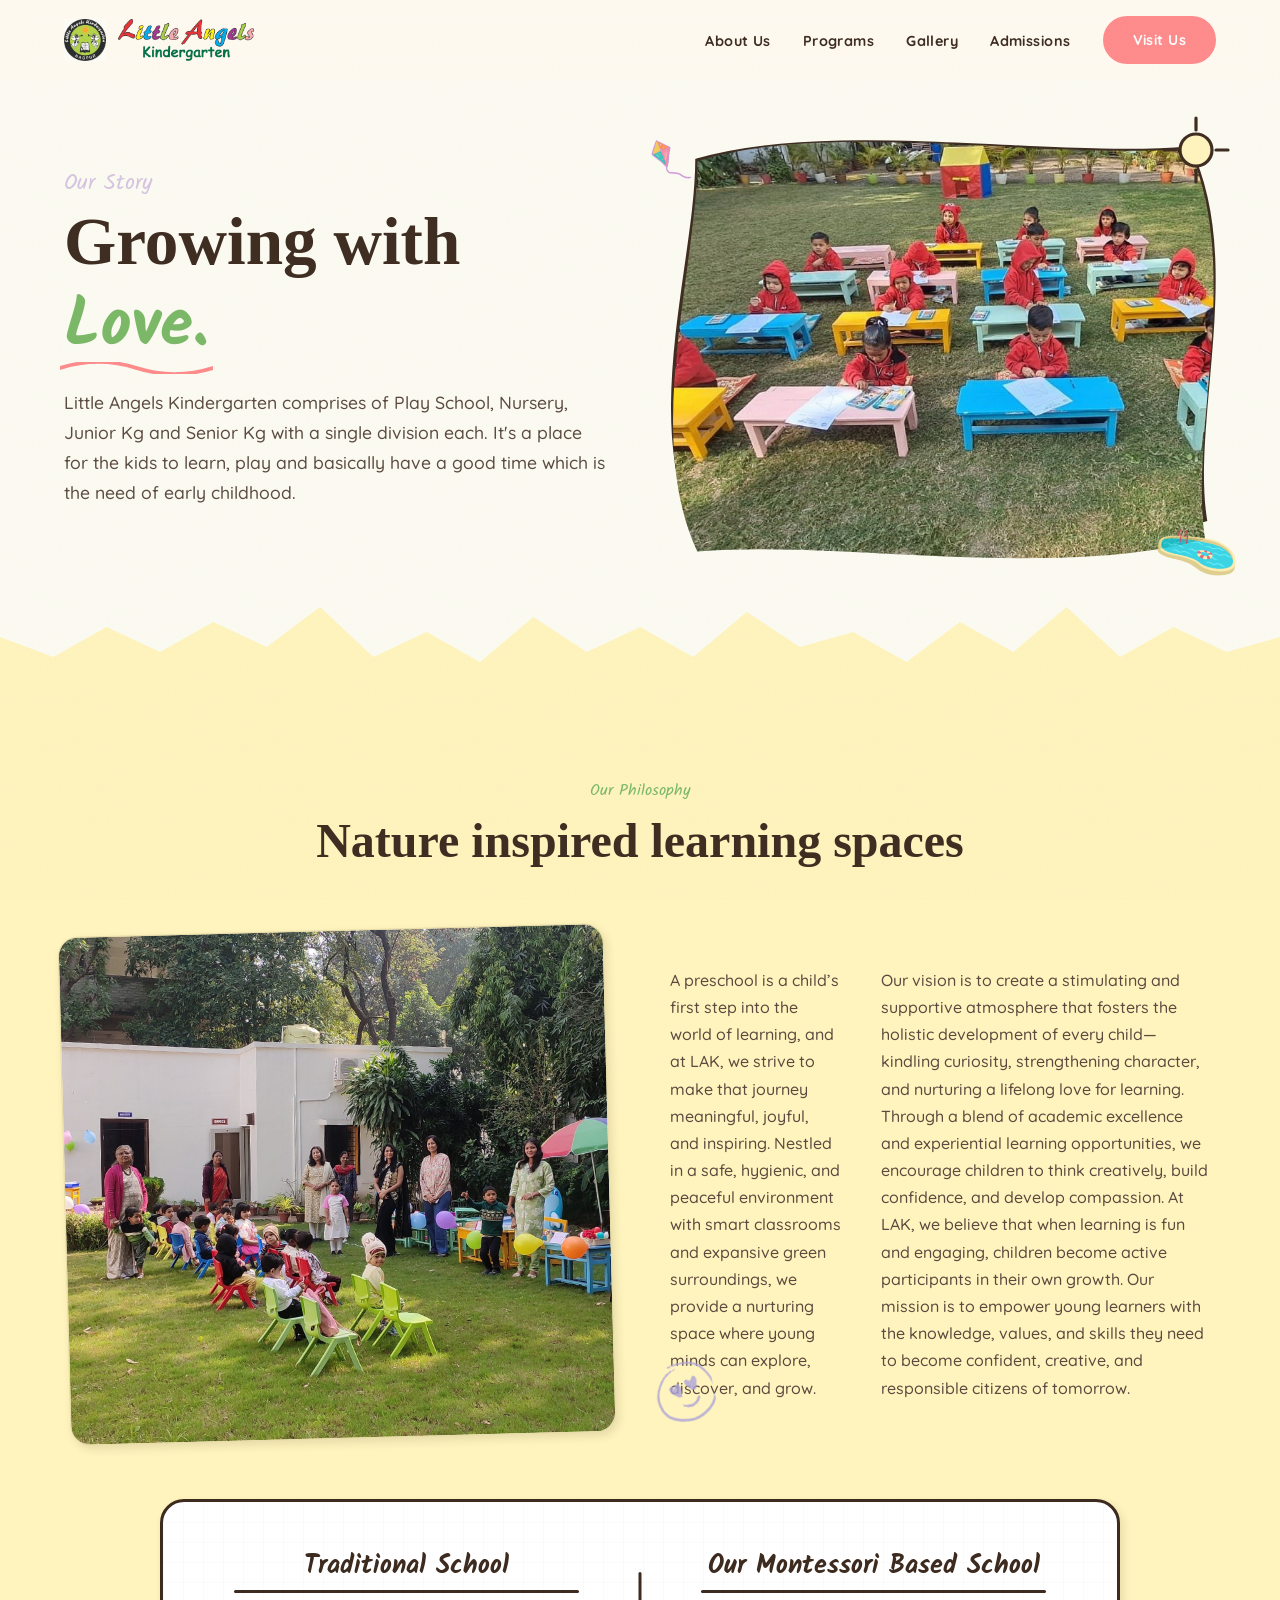
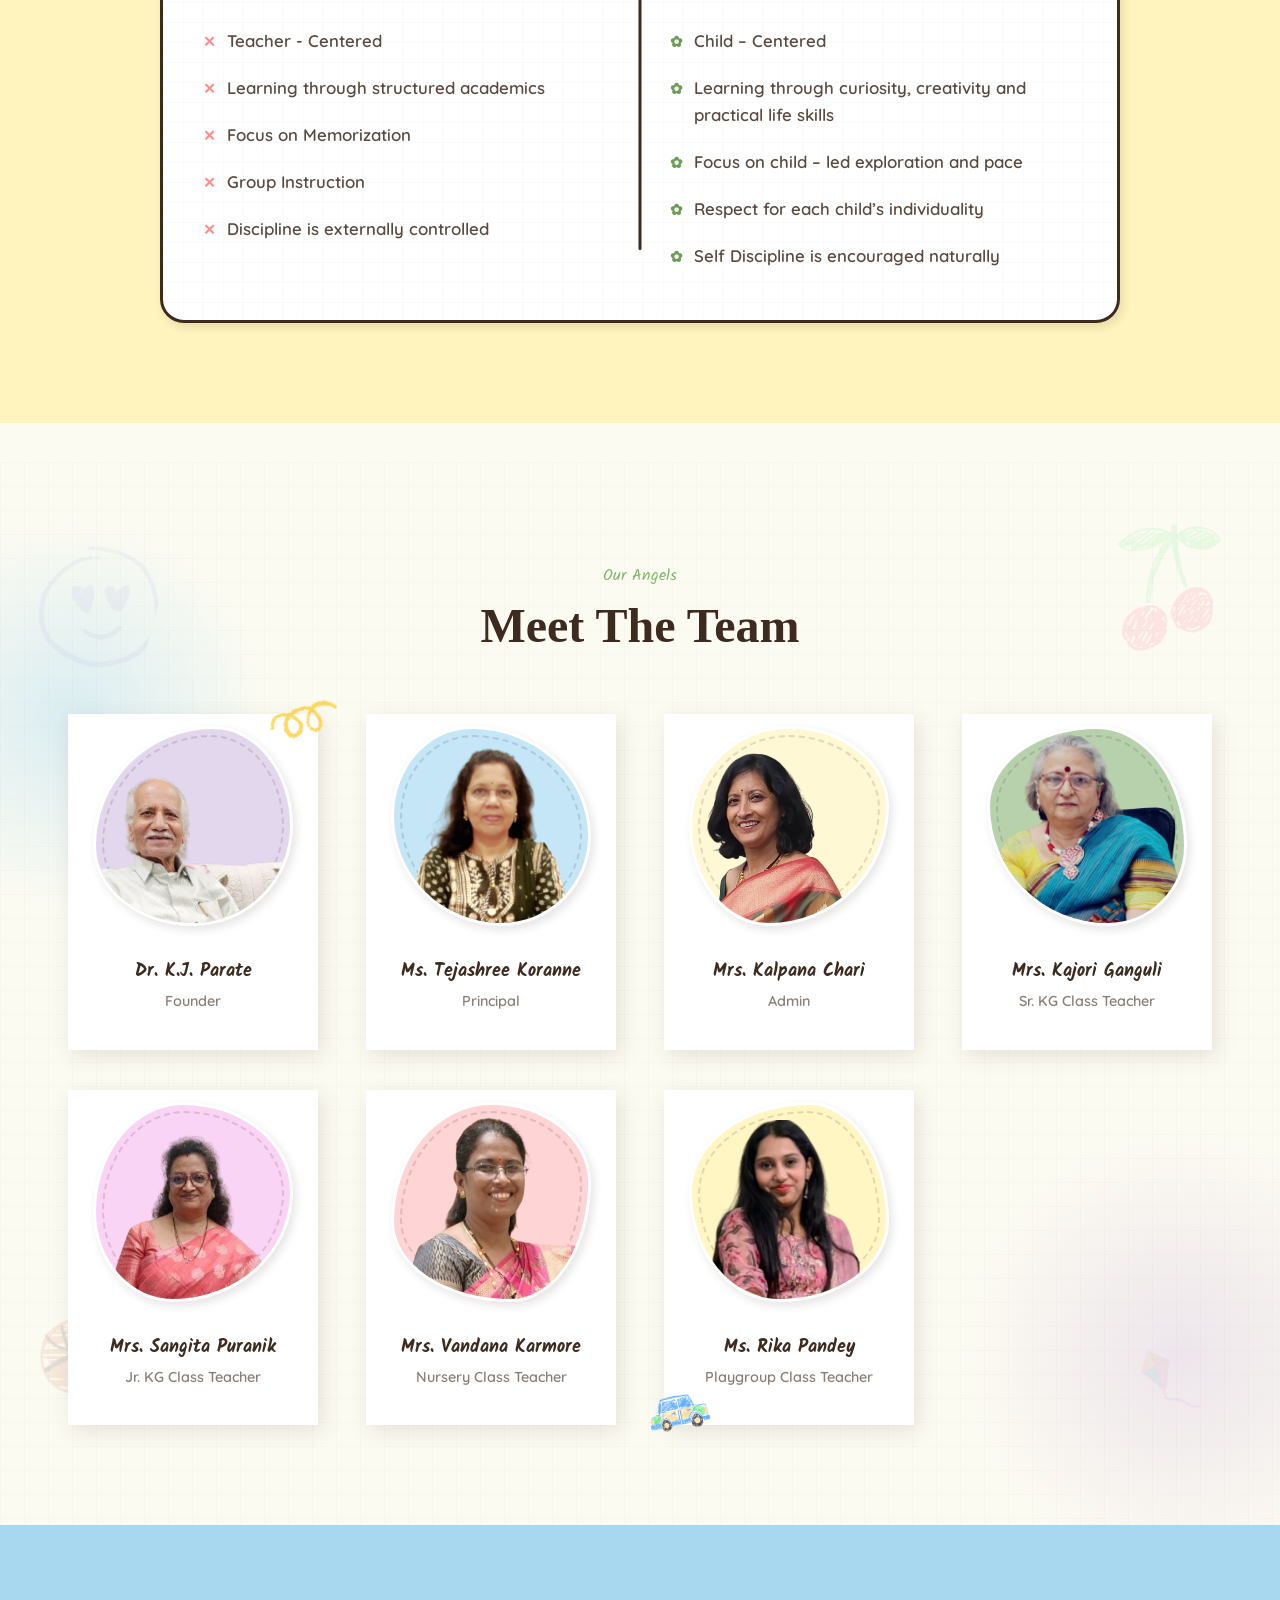
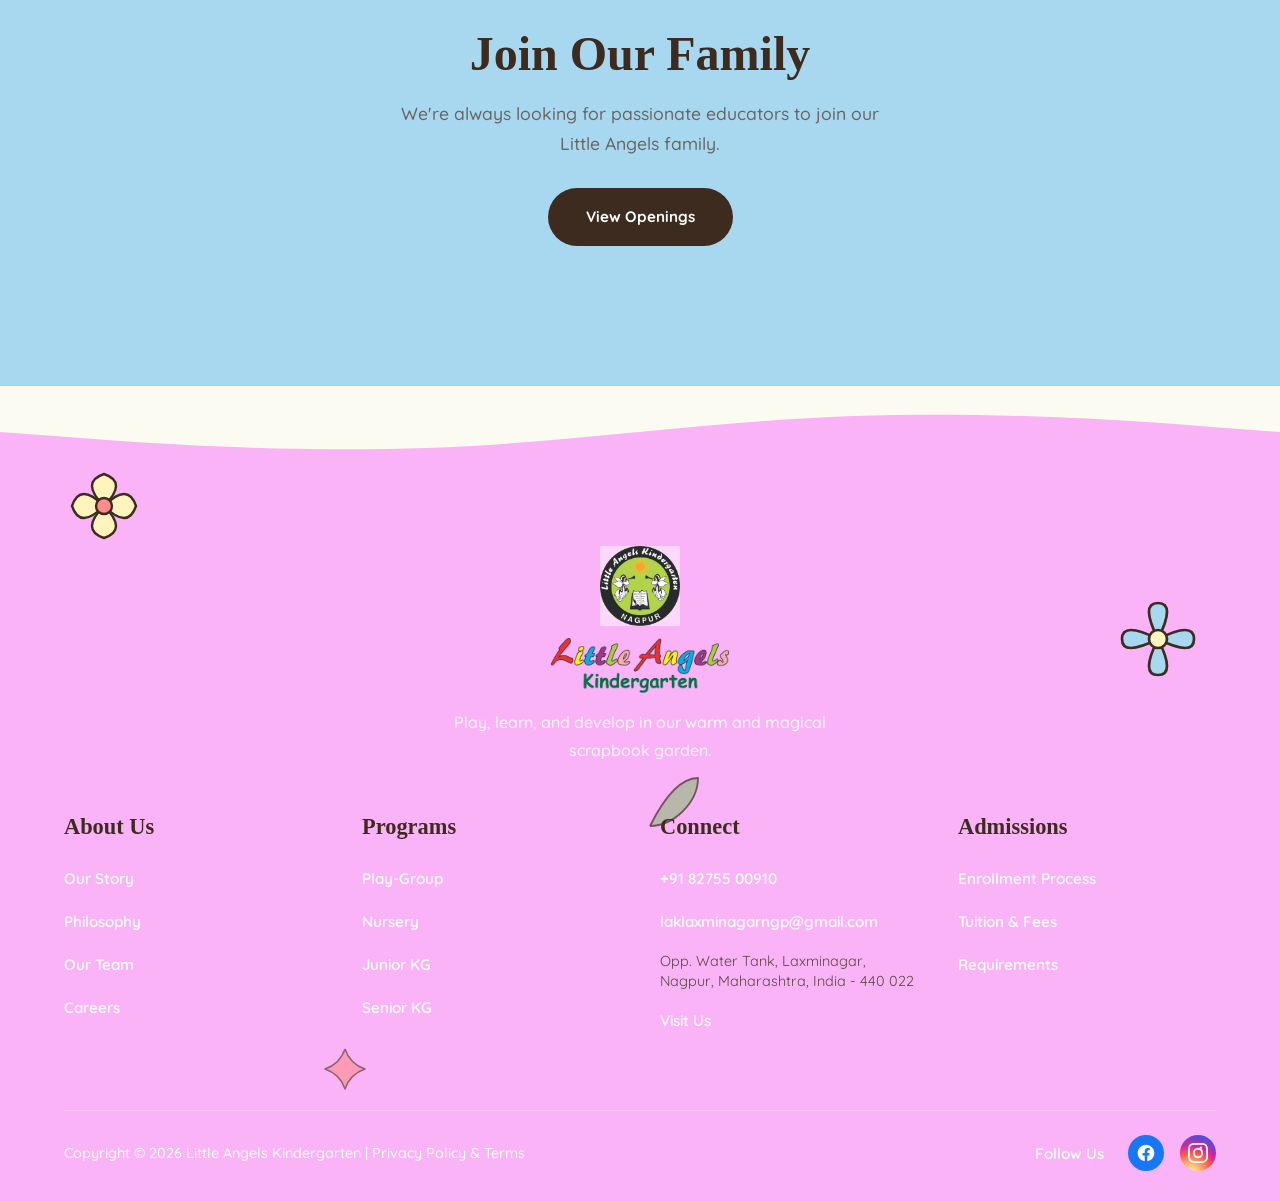
<file: about.html>
<!DOCTYPE html>
<html lang="en">

<head>
    <meta charset="UTF-8">
    <meta name="viewport" content="width=device-width, initial-scale=1.0">
    <title>About Us | Little Angels Kindergarten Laxminagar Nagpur</title>
    <meta name="description" content="Discover the story, philosophy, and expert teaching team behind Little Angels Kindergarten in Nagpur. Learn how our Montessori-based education helps kids bloom.">
    <link rel="canonical" href="https://littleangelskindergarten.org/about.html">

    <!-- Open Graph / Facebook -->
    <meta property="og:type" content="website">
    <meta property="og:url" content="https://littleangelskindergarten.org/about.html">
    <meta property="og:title" content="About Us | Little Angels Kindergarten Laxminagar Nagpur">
    <meta property="og:description" content="Discover the story, philosophy, and expert teaching team behind Little Angels Kindergarten in Nagpur. Learn how our Montessori-based education helps kids bloom.">
    <meta property="og:image" content="https://littleangelskindergarten.org/LAK2logo.png">

    <!-- Twitter -->
    <meta name="twitter:card" content="summary_large_image">
    <meta name="twitter:url" content="https://littleangelskindergarten.org/about.html">
    <meta name="twitter:title" content="About Us | Little Angels Kindergarten Laxminagar Nagpur">
    <meta name="twitter:description" content="Discover the story, philosophy, and expert teaching team behind Little Angels Kindergarten in Nagpur. Learn how our Montessori-based education helps kids bloom.">
    <meta name="twitter:image" content="https://littleangelskindergarten.org/LAK2logo.png">

    <link rel="preconnect" href="https://fonts.googleapis.com">
    <link rel="preconnect" href="https://fonts.gstatic.com" crossorigin>
    <link href="https://fonts.googleapis.com/css2?family=Chewy&family=Kalam:wght@300;400;700&display=swap"
        rel="stylesheet">
    <link rel="icon" type="image/png" href="LAK2logo.png">
    <link rel="stylesheet" href="style.css">

    <!-- Structured Data (Schema.org) for AboutPage -->
    <script type="application/ld+json">
    {
      "@context": "https://schema.org",
      "@type": "AboutPage",
      "mainEntity": {
        "@type": "Preschool",
        "name": "Little Angels Kindergarten",
        "url": "https://littleangelskindergarten.org",
        "employee": [
          {
            "@type": "Person",
            "name": "Dr. K.J. Parate",
            "jobTitle": "Founder"
          },
          {
            "@type": "Person",
            "name": "Ms. Tejashree Koranne",
            "jobTitle": "Principal"
          },
          {
            "@type": "Person",
            "name": "Mrs. Kalpana Chari",
            "jobTitle": "Admin"
          }
        ]
      }
    }
    </script>
</head>

<body>

    <!-- ============================================
         NAVBAR
         ============================================ -->
    <nav class="navbar" id="navbar">
        <div class="container">
            <a href="index.html" class="nav-brand">
                <img src="LAK2logo.png" alt="Little Angels Icon" class="leaf-icon">
                <img src="LAKlogo.png" alt="Little Angels Kindergarten" class="brand-logo">
            </a>

            <button class="menu-toggle" id="menuToggle" aria-label="Toggle menu">
                <svg viewBox="0 0 24 24" width="24" height="24" stroke="currentColor" stroke-width="2" fill="none"
                    stroke-linecap="round" stroke-linejoin="round">
                    <line x1="3" y1="12" x2="21" y2="12"></line>
                    <line x1="3" y1="6" x2="21" y2="6"></line>
                    <line x1="3" y1="18" x2="21" y2="18"></line>
                </svg>
            </button>

            <ul class="nav-links" id="navLinks">
                <li><a href="about.html">About Us</a></li>
                <li><a href="programs.html">Programs</a></li>
                <li><a href="gallery.html">Gallery</a></li>
                <li><a href="admissions.html">Admissions</a></li>
                <li><a href="contact.html" class="nav-cta">Visit Us</a></li>
            </ul>
        </div>
    </nav>

    <!-- ============================================
         ABOUT HERO
         ============================================ -->
    <section class="hero" id="story" style="padding-bottom: 20px;">
        <div class="container">
            <div class="hero-text reveal reveal-delay-1">
                <span class="section-label"
                    style="font-family: 'Kalam', cursive; font-size: 1.4rem; color: var(--lavender); margin-bottom: 8px;">Our
                    Story</span>
                <h1>
                    Growing with
                    <span class="keyword highlight">
                        Love.
                        <svg class="scribble" viewBox="0 0 100 10" preserveAspectRatio="none">
                            <path d="M 0 5 Q 25 -5, 50 5 T 100 5" />
                        </svg>
                    </span>
                </h1>
                <p>Little Angels Kindergarten comprises of Play School, Nursery, Junior Kg and Senior Kg with a single
                    division each. It's a place for the kids to learn, play and basically have a good time which is the
                    need of early childhood.</p>
            </div>

            <div class="hero-image-wrap reveal reveal-delay-2">
                <svg class="doodle sun" viewBox="0 0 100 100" fill="none" xmlns="http://www.w3.org/2000/svg">
                    <circle cx="50" cy="50" r="20" fill="#FFF4BD" stroke="#3D2B1F" stroke-width="4" />
                    <line x1="50" y1="10" x2="50" y2="25" stroke="#3D2B1F" stroke-width="4" stroke-linecap="round" />
                    <line x1="50" y1="90" x2="50" y2="75" stroke="#3D2B1F" stroke-width="4" stroke-linecap="round" />
                    <line x1="10" y1="50" x2="25" y2="50" stroke="#3D2B1F" stroke-width="4" stroke-linecap="round" />
                    <line x1="90" y1="50" x2="75" y2="50" stroke="#3D2B1F" stroke-width="4" stroke-linecap="round" />
                </svg>

                <div class="wobbly-frame">
                    <svg class="wobbly-border" viewBox="0 0 400 420" preserveAspectRatio="none"
                        xmlns="http://www.w3.org/2000/svg">
                        <defs>
                            <clipPath id="wobbly-clip-about" clipPathUnits="objectBoundingBox">
                                <path
                                    d="M 0.05 0.05 C 0.3 -0.05, 0.7 0.05, 0.95 0.02 C 1.05 0.3, 0.95 0.7, 0.98 0.95 C 0.7 1.05, 0.3 0.95, 0.05 0.98 C -0.05 0.7, 0.05 0.3, 0.05 0.05 Z" />
                            </clipPath>
                        </defs>
                        <path
                            d="M 20 20 C 120 -20, 280 20, 380 8 C 420 120, 380 280, 392 380 C 280 420, 120 380, 20 392 C -20 280, 20 120, 20 20 Z"
                            fill="none" stroke="#3D2B1F" stroke-width="3" />
                    </svg>
                    <img src="WEBSITE/Our story/IMG-20260110-WA0049.jpg" alt="Kindergarten exterior"
                        style="clip-path: url(#wobbly-clip-about);" fetchpriority="high">
                </div>
                <img src="doodles/12_20260517_151332_0011.png" alt="Doodle Leaf" class="scrapbook-doodle doodle-hero-1"
                    loading="lazy">
                <img src="doodles/16_20260517_151332_0015.png" alt="Doodle Leaf" class="scrapbook-doodle doodle-hero-2"
                    style="width: 80px;" loading="lazy">
            </div>
        </div>
    </section>

    <!-- ============================================
         GRASS DIVIDER
         ============================================ -->
    <div class="grass-divider">
        <svg viewBox="0 0 1200 80" preserveAspectRatio="none" xmlns="http://www.w3.org/2000/svg">
            <path
                d="M 0 80 L 0 50 L 50 70 L 100 40 L 150 65 L 200 35 L 250 60 L 300 20 L 350 70 L 400 45 L 450 75 L 500 30 L 550 65 L 600 40 L 650 70 L 700 25 L 750 60 L 800 45 L 850 75 L 900 35 L 950 65 L 1000 20 L 1050 70 L 1100 40 L 1150 65 L 1200 50 L 1200 80 Z"
                fill="#FFF4BD" />
        </svg>
    </div>

    <!-- ============================================
         PHILOSOPHY SECTION
         ============================================ -->
    <section class="about-section" id="philosophy" style="padding-bottom: 100px;">
        <div class="container">
            <div class="section-header reveal" style="text-align: center; margin-bottom: 60px;">
                <span class="section-label">Our Philosophy</span>
                <h2>Nature inspired learning spaces</h2>
            </div>

            <div class="about-grid">
                <div class="about-content-col reveal" style="order: 2;">
                    <img src="doodles/1_20260517_151332_0000.png" alt="Doodle Branch"
                        class="scrapbook-doodle doodle-card-left" loading="lazy">
                    <p>A preschool is a child’s first step into the world of learning, and at LAK, we strive to make
                        that journey meaningful, joyful, and inspiring. Nestled in a safe, hygienic, and peaceful
                        environment with smart classrooms and expansive green surroundings, we provide a nurturing space
                        where young minds can explore, discover, and grow.
                    </p>
                    <p>Our vision is to create a stimulating and supportive atmosphere that fosters the holistic
                        development of every child—kindling curiosity, strengthening character, and nurturing a lifelong
                        love for learning. Through a blend of academic excellence and experiential learning
                        opportunities, we encourage children to think creatively, build confidence, and develop
                        compassion.
                        At LAK, we believe that when learning is fun and engaging, children become active participants
                        in their own growth. Our mission is to empower young learners with the knowledge, values, and
                        skills they need to become confident, creative, and responsible citizens of tomorrow.
                    </p>
                </div>
                <div class="about-image-col reveal reveal-delay-1" style="order: 1;">
                    <img src="WEBSITE/Our story/IMG_20251114_102031.jpg" alt="Kids playing in nature" class="sticker"
                        style="width: 100%; border-radius: 20px;" loading="lazy">
                </div>
            </div>

            <!-- Comparison T-Chart -->
            <div class="comparison-t-chart reveal" style="margin-top: 60px;">
                <div class="t-chart-inner">
                    <!-- Vertical Divider Line -->
                    <div class="t-chart-divider"></div>

                    <!-- Left Side: Traditional -->
                    <div class="t-chart-col left-col">
                        <h3 class="handwritten">Traditional School</h3>
                        <div class="t-chart-underline"></div>
                        <ul>
                            <li>Teacher - Centered</li>
                            <li>Learning through structured academics</li>
                            <li>Focus on Memorization</li>
                            <li>Group Instruction</li>
                            <li>Discipline is externally controlled</li>
                        </ul>
                    </div>

                    <!-- Right Side: Our School -->
                    <div class="t-chart-col right-col">
                        <h3 class="handwritten">Our Montessori Based School</h3>
                        <div class="t-chart-underline"></div>
                        <ul>
                            <li>Child – Centered</li>
                            <li>Learning through curiosity, creativity and practical life skills</li>
                            <li>Focus on child – led exploration and pace</li>
                            <li>Respect for each child’s individuality</li>
                            <li>Self Discipline is encouraged naturally</li>
                        </ul>
                    </div>
                </div>
            </div>
        </div>
    </section>

    <div>
        <div class="divider-cloud" style="background-color: var(--primary-bg);"></div>
    </div>

    <!-- ============================================
         MEET THE TEAM
         ============================================ -->
    <section class="team-section" id="team">
        <!-- Background Doodles Scattered Organically -->
        <img src="doodles/1_20260517_151332_0000.png" alt="Doodle Branch" class="team-bg-doodle"
            style="top: 8%; left: 3%; transform: rotate(15deg);" loading="lazy">
        <img src="doodles/7_20260517_151332_0006.png" alt="Doodle Cloud" class="team-bg-doodle"
            style="top: 6%; right: 4%; transform: rotate(-10deg);" loading="lazy">
        <img src="doodles/14_20260517_151332_0013.png" alt="Doodle Star" class="team-bg-doodle"
            style="bottom: 12%; left: 3%; transform: rotate(25deg); max-width: 80px;" loading="lazy">
        <img src="doodles/12_20260517_151332_0011.png" alt="Doodle Leaf" class="team-bg-doodle"
            style="bottom: 8%; right: 4%; transform: rotate(-15deg);" loading="lazy">

        <div class="container">
            <div class="section-header reveal" style="text-align: center; margin-bottom: 60px;">
                <span class="section-label">Our Angels</span>
                <h2>Meet The Team</h2>
            </div>

            <div
                style="display: grid; grid-template-columns: repeat(auto-fit, minmax(250px, 1fr)); gap: 40px; justify-items: center; position: relative; z-index: 2;">

                <!-- 1. Founder -->
                <div class="faculty-card bg-removed polaroid reveal">
                    <img src="doodles/3_20260517_151332_0002.png" alt="Doodle Flower"
                        class="scrapbook-doodle doodle-card-corner" loading="lazy">
                    <div class="faculty-avatar-container">
                        <div class="faculty-bg-blob"></div>
                        <img class="faculty-photo" src="imgs/faculty/Founder.png" alt="Founder" loading="lazy">
                    </div>
                    <div class="caption">
                        <div class="name">Dr. K.J. Parate</div>
                        <div class="role">Founder</div>
                    </div>
                </div>

                <!-- 2. Principal -->
                <div class="faculty-card bg-removed polaroid reveal reveal-delay-1">
                    <div class="faculty-avatar-container">
                        <div class="faculty-bg-blob"></div>
                        <img class="faculty-photo" src="imgs/faculty/Princple.png" alt="Principal" loading="lazy">
                    </div>
                    <div class="caption">
                        <div class="name">Ms. Tejashree Koranne</div>
                        <div class="role">Principal</div>
                    </div>
                </div>

                <!-- 3. Admin -->
                <div class="faculty-card bg-removed polaroid reveal reveal-delay-2">
                    <div class="faculty-avatar-container">
                        <div class="faculty-bg-blob"></div>
                        <img class="faculty-photo" src="imgs/faculty/Admin.png" alt="Administrator" loading="lazy">
                    </div>
                    <div class="caption">
                        <div class="name">Mrs. Kalpana Chari</div>
                        <div class="role">Admin</div>
                    </div>
                </div>

                <!-- 4. Senior KG Class Teacher -->
                <div class="faculty-card bg-removed polaroid reveal reveal-delay-3">
                    <div class="faculty-avatar-container">
                        <div class="faculty-bg-blob"></div>
                        <img class="faculty-photo" src="imgs/faculty/ClassTeacherSeniorKG.png"
                            alt="Senior KG Class Teacher" loading="lazy">
                    </div>
                    <div class="caption">
                        <div class="name">Mrs. Kajori Ganguli</div>
                        <div class="role">Sr. KG Class Teacher</div>
                    </div>
                </div>

                <!-- 5. Junior KG Class Teacher (Placeholder - Photo Coming Soon) -->
                <div class="faculty-card polaroid reveal">
                    <div class="faculty-avatar-container">
                        <div class="faculty-bg-blob"></div>
                        <img class="faculty-photo" src="WEBSITE/Faculty/ClassTeacherJuniorKG.png"
                            alt="Junior KG Class Teacher" loading="lazy">
                    </div>
                    <div class="caption">
                        <div class="name">Mrs. Sangita Puranik</div>
                        <div class="role">Jr. KG Class Teacher</div>
                    </div>
                </div>

                <!-- 6. Nursery Class Teacher -->
                <div class="faculty-card bg-removed polaroid reveal reveal-delay-1">
                    <div class="faculty-avatar-container">
                        <div class="faculty-bg-blob"></div>
                        <img class="faculty-photo" src="WEBSITE/Faculty/ClassTeacherNursery.png"
                            alt="Nursery Class Teacher" loading="lazy">
                    </div>
                    <div class="caption">
                        <div class="name">Mrs. Vandana Karmore</div>
                        <div class="role">Nursery Class Teacher</div>
                    </div>
                </div>

                <!-- 7. Playgroup Class Teacher -->
                <div class="faculty-card bg-removed polaroid reveal reveal-delay-2">
                    <img src="doodles/6_20260517_151332_0005.png" alt="Doodle Star"
                        class="scrapbook-doodle doodle-card-left" loading="lazy">
                    <div class="faculty-avatar-container">
                        <div class="faculty-bg-blob"></div>
                        <img class="faculty-photo" src="imgs/faculty/ClassTeacherPlaygroup.png"
                            alt="Playgroup Class Teacher" loading="lazy" style="top: 15px;">
                    </div>
                    <div class="caption">
                        <div class="name">Ms. Rika Pandey</div>
                        <div class="role">Playgroup Class Teacher</div>
                    </div>
                </div>
            </div>
        </div>
    </section>

    <!-- ============================================
         CTA SECTION (CAREERS)
         ============================================ -->
    <section class="cta-section" id="careers" style="background: var(--sky-mist); padding: 100px 0 140px;">
        <div class="container reveal" style="text-align: center;">
            <h2>Join Our Family</h2>
            <p style="margin: 0 auto 30px;">We're always looking for passionate educators to join our Little Angels
                family.</p>
            <a href="mailto:laklaxminagarngp@gmail.com" class="btn btn-primary"
                style="color: var(--white) !important;">View Openings</a>
        </div>
    </section>

    <!-- ============================================
         FOOTER (Wavy & Bubbles)
         ============================================ -->
    <footer class="footer">
        <!-- Wavy Top Divider -->
        <div class="footer-wave">
            <svg viewBox="0 0 1440 120" preserveAspectRatio="none" xmlns="http://www.w3.org/2000/svg">
                <path
                    d="M0,64L80,69.3C160,75,320,85,480,80C640,75,800,53,960,48C1120,43,1280,53,1360,58.7L1440,64L1440,120L1360,120C1280,120,1120,120,960,120C800,120,640,120,480,120C320,120,160,120,80,120L0,120Z"
                    fill="var(--pink-mist)"></path>
            </svg>
        </div>

        <div class="footer-content">
            <!-- Floating Organic Elements -->
            <div class="floating-deco deco-1">
                <svg viewBox="0 0 100 100" fill="none" xmlns="http://www.w3.org/2000/svg">
                    <path d="M50 50 Q 20 20, 50 10 Q 80 20, 50 50" fill="var(--buttercream)" stroke="var(--text-dark)"
                        stroke-width="3" stroke-linejoin="round" />
                    <path d="M50 50 Q 80 20, 90 50 Q 80 80, 50 50" fill="var(--buttercream)" stroke="var(--text-dark)"
                        stroke-width="3" stroke-linejoin="round" />
                    <path d="M50 50 Q 80 80, 50 90 Q 20 80, 50 50" fill="var(--buttercream)" stroke="var(--text-dark)"
                        stroke-width="3" stroke-linejoin="round" />
                    <path d="M50 50 Q 20 80, 10 50 Q 20 20, 50 50" fill="var(--buttercream)" stroke="var(--text-dark)"
                        stroke-width="3" stroke-linejoin="round" />
                    <circle cx="50" cy="50" r="10" fill="var(--coral)" stroke="var(--text-dark)" stroke-width="3" />
                </svg>
            </div>
            <div class="floating-deco deco-2">
                <svg viewBox="0 0 100 100" xmlns="http://www.w3.org/2000/svg">
                    <path d="M10 90 Q 50 10, 90 10 C 90 50, 50 90, 10 90" fill="var(--green-organic)"
                        stroke="var(--text-dark)" stroke-width="3" stroke-linejoin="round" />
                </svg>
            </div>
            <div class="floating-deco deco-3">
                <svg viewBox="0 0 100 100" fill="none" xmlns="http://www.w3.org/2000/svg">
                    <path d="M50 10 Q 60 40, 90 50 Q 60 60, 50 90 Q 40 60, 10 50 Q 40 40, 50 10" fill="var(--coral)"
                        stroke="var(--text-dark)" stroke-width="3" stroke-linejoin="round" />
                </svg>
            </div>
            <div class="floating-deco deco-4">
                <svg viewBox="0 0 100 100" fill="none" xmlns="http://www.w3.org/2000/svg">
                    <path d="M50 50 Q 30 10, 50 10 Q 70 10, 50 50" fill="var(--sky-mist)" stroke="var(--text-dark)"
                        stroke-width="3" stroke-linejoin="round" />
                    <path d="M50 50 Q 90 30, 90 50 Q 90 70, 50 50" fill="var(--sky-mist)" stroke="var(--text-dark)"
                        stroke-width="3" stroke-linejoin="round" />
                    <path d="M50 50 Q 70 90, 50 90 Q 30 90, 50 50" fill="var(--sky-mist)" stroke="var(--text-dark)"
                        stroke-width="3" stroke-linejoin="round" />
                    <path d="M50 50 Q 10 70, 10 50 Q 10 30, 50 50" fill="var(--sky-mist)" stroke="var(--text-dark)"
                        stroke-width="3" stroke-linejoin="round" />
                    <circle cx="50" cy="50" r="10" fill="var(--buttercream)" stroke="var(--text-dark)"
                        stroke-width="3" />
                </svg>
            </div>

            <div class="container">
                <div class="footer-top"
                    style="text-align: center; margin-bottom: 50px; position: relative; z-index: 2;">
                    <a href="index.html" class="nav-brand" style="justify-content: center; color: var(--buttercream);">
                        <img src="LAK2logo.png" alt="Little Angels Icon" class="leaf-icon">
                        <img src="LAKlogo.png" alt="Little Angels Kindergarten" class="brand-logo"
                            style="margin-left: 12px;">
                    </a>
                    <p
                        style="color: var(--white); opacity: 0.9; margin-top: 16px; max-width: 400px; margin-inline: auto;">
                        Play, learn, and develop in our warm and magical scrapbook garden.</p>
                </div>
                <div class="footer-grid">
                    <div class="footer-col">
                        <h4>About Us</h4>
                        <ul>
                            <li><a href="about.html">Our Story</a></li>
                            <li><a href="about.html#philosophy">Philosophy</a></li>
                            <li><a href="about.html#team">Our Team</a></li>
                            <li><a href="about.html#careers">Careers</a></li>
                        </ul>
                    </div>
                    <div class="footer-col">
                        <h4>Programs</h4>
                        <ul>
                            <li><a href="programs.html#play-group">Play-Group</a></li>
                            <li><a href="programs.html#nursery">Nursery</a></li>
                            <li><a href="programs.html#juniorkg">Junior KG</a></li>
                            <li><a href="programs.html#seniorkg">Senior KG</a></li>
                        </ul>
                    </div>
                    <div class="footer-col">
                        <h4>Connect</h4>
                        <ul>
                            <li><a href="tel:+918275500910">+91 82755 00910</a></li>
                            <li><a href="mailto:laklaxminagarngp@gmail.com">laklaxminagarngp@gmail.com</a></li>
                            <li style="color: var(--text-body); font-size: 0.9rem; line-height: 1.4; margin-top: 8px;">
                                Opp. Water Tank, Laxminagar, Nagpur, Maharashtra, India - 440 022</li>
                            <li><a href="contact.html">Visit Us</a></li>
                        </ul>
                    </div>
                    <div class="footer-col">
                        <h4>Admissions</h4>
                        <ul>
                            <li><a href="admissions.html">Enrollment Process</a></li>
                            <li><a href="admissions.html#fees">Tuition & Fees</a></li>
                            <li><a href="admissions.html#requirements">Requirements</a></li>
                        </ul>
                    </div>
                </div>

                <div class="footer-bottom">
                    <div class="copyright">
                        Copyright &copy; 2026 Little Angels Kindergarten | <a href="privacy-policy.html">Privacy Policy & Terms</a>
                    </div>
                    <div class="social-links">
                        <span>Follow Us</span>
                        <a href="https://facebook.com/laklaxminagar" target="_blank" class="social-icon fb"><svg
                                viewBox="0 0 24 24">
                                <path
                                    d="M12 2C6.477 2 2 6.477 2 12c0 4.991 3.657 9.128 8.438 9.879V14.89h-2.54V12h2.54V9.797c0-2.506 1.492-3.89 3.777-3.89 1.094 0 2.238.195 2.238.195v2.46h-1.26c-1.243 0-1.63.771-1.63 1.562V12h2.773l-.443 2.89h-2.33v6.989C18.343 21.129 22 16.99 22 12c0-5.523-4.477-10-10-10z" />
                            </svg></a>
                        <a href="https://www.instagram.com/little_angels_kindergarten_lak/" class="social-icon ig"><svg viewBox="0 0 24 24">
                                <path
                                    d="M12 2.163c3.204 0 3.584.012 4.85.07 3.252.148 4.771 1.691 4.919 4.919.058 1.265.069 1.645.069 4.849 0 3.205-.012 3.584-.069 4.849-.149 3.225-1.664 4.771-4.919 4.919-1.266.058-1.644.07-4.85.07-3.204 0-3.584-.012-4.849-.07-3.26-.149-4.771-1.699-4.919-4.92-.058-1.265-.07-1.644-.07-4.849 0-3.204.013-3.583.07-4.849.149-3.227 1.664-4.771 4.919-4.919 1.266-.057 1.645-.069 4.849-.069zm0-2.163C8.741 0 8.332.014 7.052.072 2.695.272.273 2.69.073 7.052.014 8.333 0 8.741 0 12c0 3.259.014 3.668.072 4.948.2 4.358 2.618 6.78 6.98 6.98 1.28.058 1.689.072 4.948.072 3.259 0 3.668-.014 4.948-.072 4.354-.2 6.782-2.618 6.979-6.98.059-1.28.073-1.689.073-4.948 0-3.259-.014-3.667-.072-4.947-.196-4.354-2.617-6.78-6.979-6.98-1.28-.059-1.69-.073-4.949-.073zm0 5.838A6.162 6.162 0 1018.162 12 6.162 6.162 0 0012 5.838zm0 10.162A4 4 0 1116 12a4 4 0 01-4 4zm4.965-10.405a1.44 1.44 0 11-2.88 0 1.44 1.44 0 012.88 0z" />
                            </svg></a>
                        <!-- <a href="#" class="social-icon yt"><svg viewBox="0 0 24 24">
                                <path
                                    d="M21.582 6.186a2.665 2.665 0 00-1.875-1.884C18.05 3.86 12 3.86 12 3.86s-6.05 0-7.707.442a2.665 2.665 0 00-1.875 1.884C1.976 7.842 1.976 12 1.976 12s0 4.158.442 5.814a2.665 2.665 0 001.875 1.884C5.95 20.14 12 20.14 12 20.14s6.05 0 7.707-.442a2.665 2.665 0 001.875-1.884c.442-1.656.442-5.814.442-5.814s0-4.158-.442-5.814zM9.99 15.352V8.648L15.772 12l-5.781 3.352z" />
                            </svg></a> -->
                    </div>
                </div>
            </div>
        </div>
    </footer>

    <script src="script.js"></script>
</body>

</html>
</file>
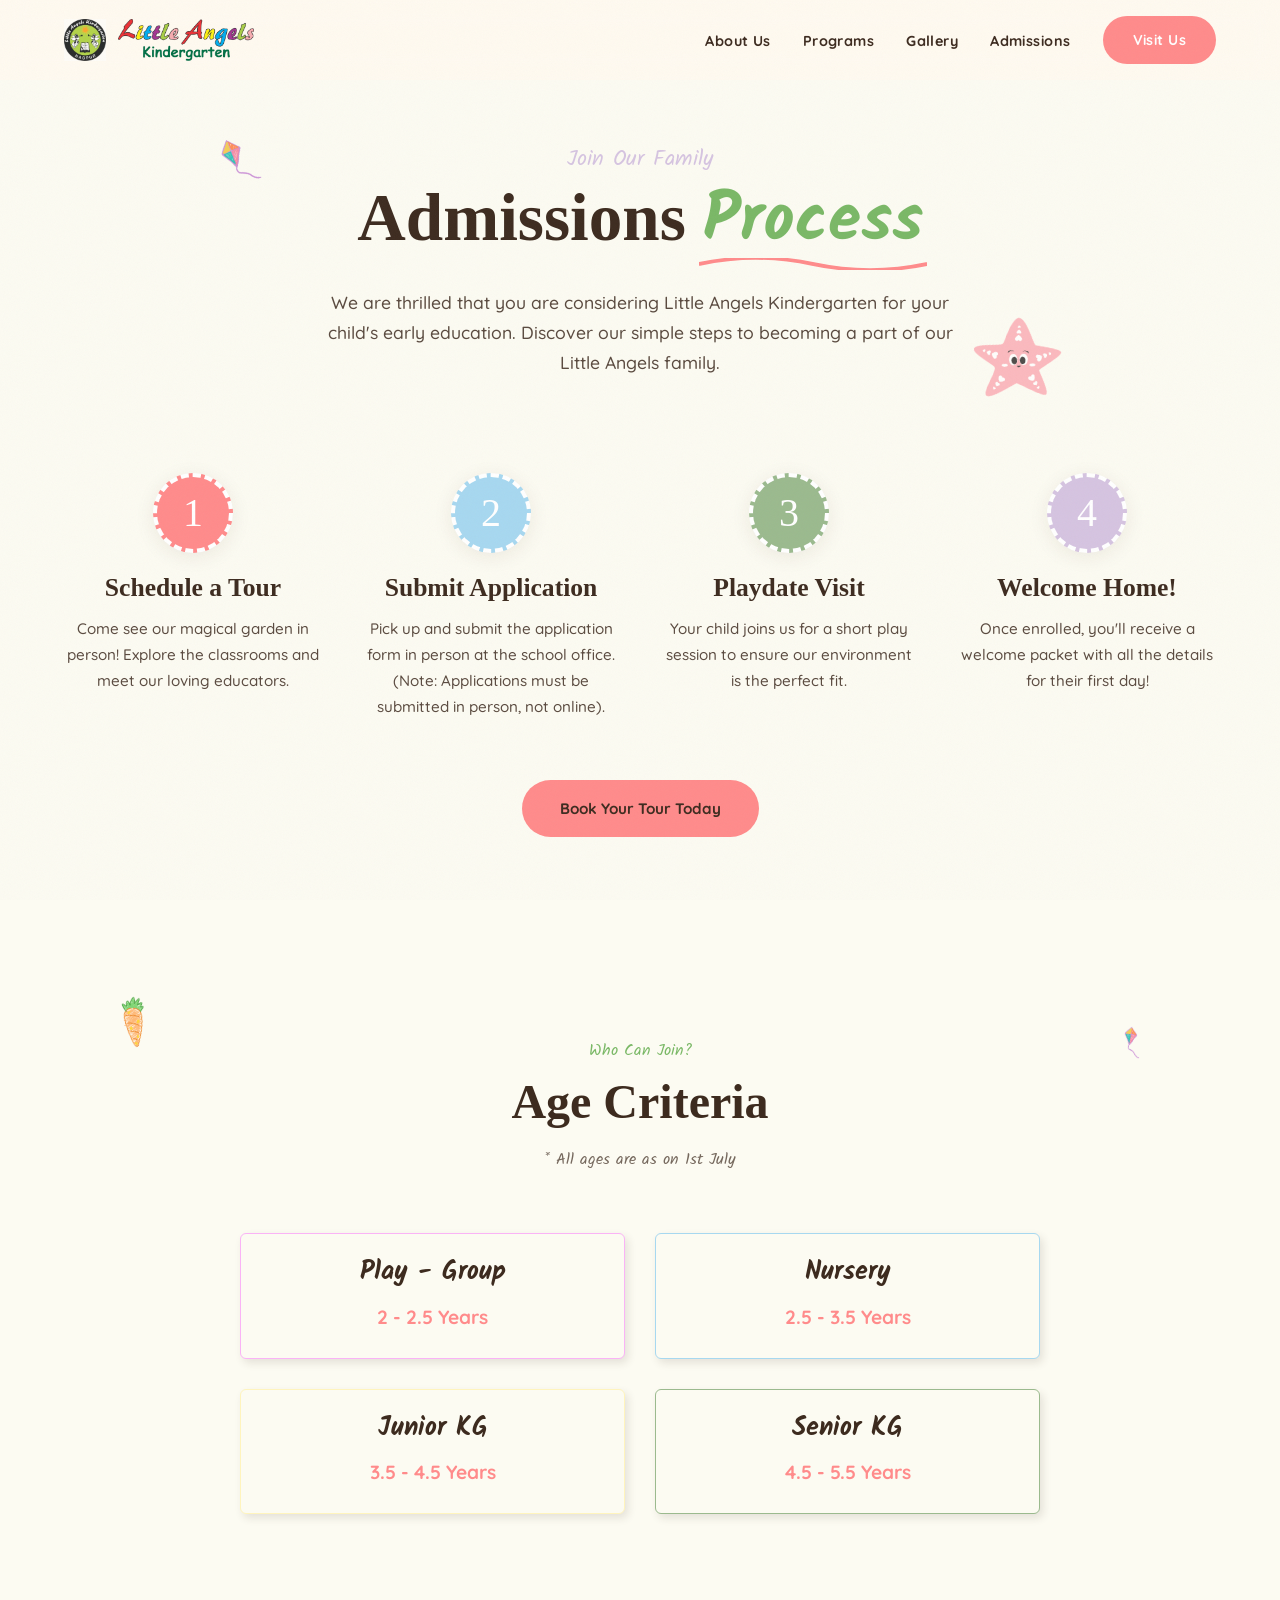
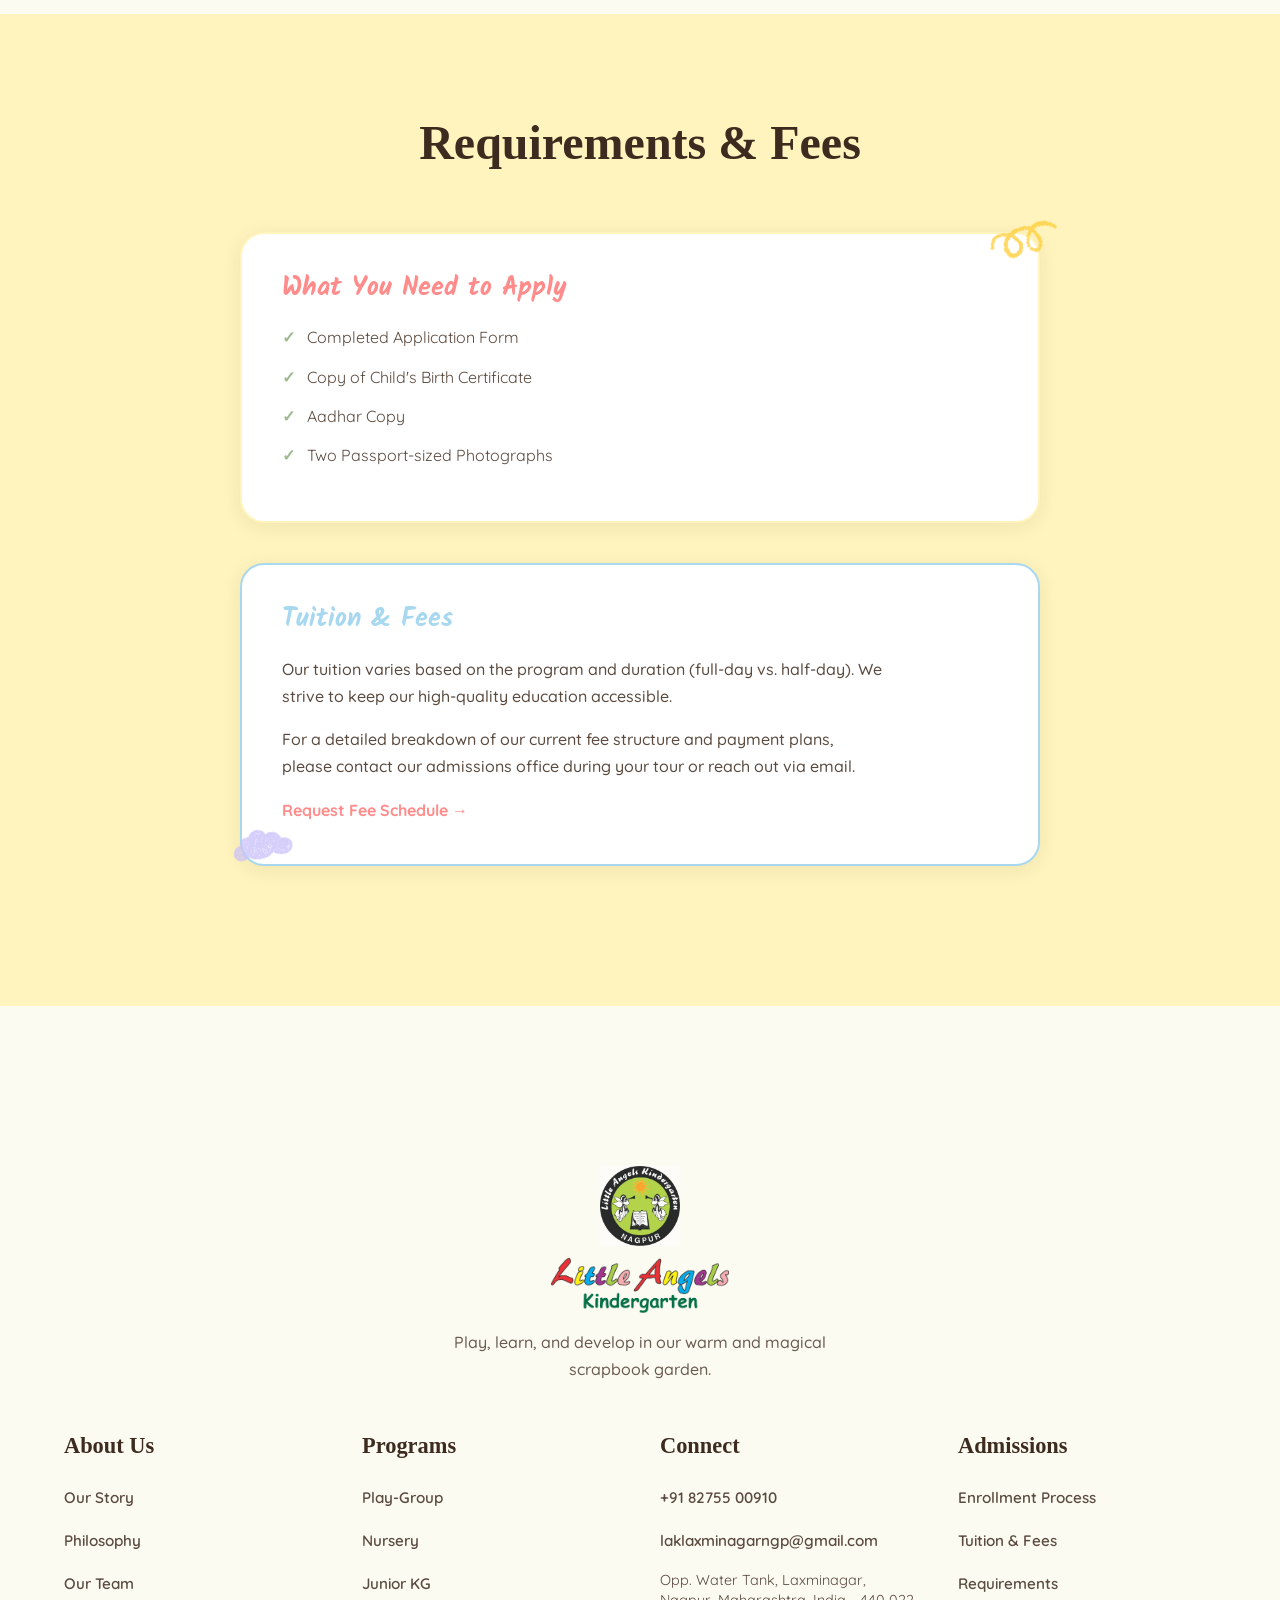
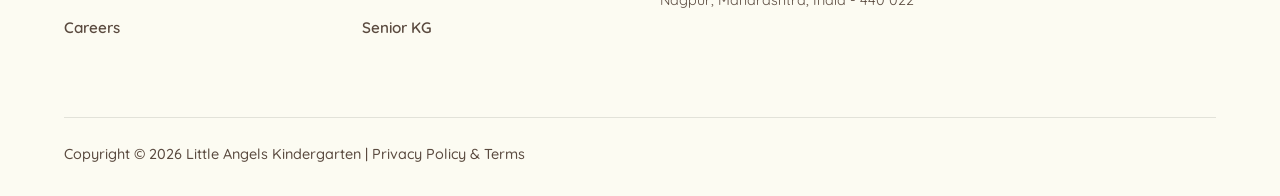
<file: admissions.html>
<!DOCTYPE html>
<html lang="en">
<head>
    <meta charset="UTF-8">
    <meta name="viewport" content="width=device-width, initial-scale=1.0">
    <title>Admissions Process, Fees & Requirements | Little Angels Kindergarten</title>
    <meta name="description" content="Learn about our admissions criteria, enrollment process, required documents, and fee schedule for enrolling your child at Little Angels Kindergarten in Nagpur.">
    <link rel="canonical" href="https://littleangelskindergarten.org/admissions.html">

    <!-- Open Graph / Facebook -->
    <meta property="og:type" content="website">
    <meta property="og:url" content="https://littleangelskindergarten.org/admissions.html">
    <meta property="og:title" content="Admissions Process, Fees & Requirements | Little Angels Kindergarten">
    <meta property="og:description" content="Learn about our admissions criteria, enrollment process, required documents, and fee schedule for enrolling your child at Little Angels Kindergarten in Nagpur.">
    <meta property="og:image" content="https://littleangelskindergarten.org/LAK2logo.png">

    <!-- Twitter -->
    <meta name="twitter:card" content="summary_large_image">
    <meta name="twitter:url" content="https://littleangelskindergarten.org/admissions.html">
    <meta name="twitter:title" content="Admissions Process, Fees & Requirements | Little Angels Kindergarten">
    <meta name="twitter:description" content="Learn about our admissions criteria, enrollment process, required documents, and fee schedule for enrolling your child at Little Angels Kindergarten in Nagpur.">
    <meta name="twitter:image" content="https://littleangelskindergarten.org/LAK2logo.png">

    <link rel="preconnect" href="https://fonts.googleapis.com">
    <link rel="preconnect" href="https://fonts.gstatic.com" crossorigin>
    <link href="https://fonts.googleapis.com/css2?family=Chewy&family=Kalam:wght@300;400;700&display=swap" rel="stylesheet">
    <link rel="icon" type="image/png" href="LAK2logo.png">
    <link rel="stylesheet" href="style.css">

    <!-- Structured Data (Schema.org) for Admissions WebPage -->
    <script type="application/ld+json">
    {
      "@context": "https://schema.org",
      "@type": "WebPage",
      "name": "Admissions Process and Requirements",
      "description": "Information on enrollment steps, documents required, and tuition fee policies for Little Angels Kindergarten.",
      "publisher": {
        "@type": "Preschool",
        "name": "Little Angels Kindergarten",
        "url": "https://littleangelskindergarten.org"
      }
    }
    </script>
    <style>
        .process-grid {
            display: grid;
            grid-template-columns: repeat(1, 1fr);
            gap: 40px;
            position: relative;
        }

        @media (min-width: 992px) {
            .process-grid {
                grid-template-columns: repeat(4, 1fr);
            }
        }
        
        @media (min-width: 600px) and (max-width: 991px) {
            .process-grid {
                grid-template-columns: repeat(2, 1fr);
            }
        }

        .process-step {
            text-align: center;
            position: relative;
            z-index: 2;
        }

        .process-number {
            width: 80px;
            height: 80px;
            background: var(--coral);
            color: var(--white);
            font-family: 'Chewy', cursive;
            font-size: 2.5rem;
            display: flex;
            align-items: center;
            justify-content: center;
            border-radius: 50%;
            margin: 0 auto 20px;
            border: 4px dashed var(--white);
            box-shadow: var(--shadow-soft);
        }

        .process-step:nth-child(2) .process-number { background: var(--sky-mist); }
        .process-step:nth-child(3) .process-number { background: var(--green-organic); }
        .process-step:nth-child(4) .process-number { background: var(--lavender); }

        .requirements-card {
            background: var(--white);
            padding: 40px;
            border-radius: 24px;
            box-shadow: var(--shadow-soft);
            border: 2px solid var(--buttercream);
            margin-bottom: 40px;
        }
    </style>
</head>
<body>

    <!-- ============================================
         NAVBAR
         ============================================ -->
    <nav class="navbar" id="navbar">
        <div class="container">
            <a href="index.html" class="nav-brand">
                <img src="LAK2logo.png" alt="Little Angels Icon" class="leaf-icon">
                <img src="LAKlogo.png" alt="Little Angels Kindergarten" class="brand-logo">
            </a>

            <button class="menu-toggle" id="menuToggle" aria-label="Toggle menu">
                <svg viewBox="0 0 24 24" width="24" height="24" stroke="currentColor" stroke-width="2" fill="none" stroke-linecap="round" stroke-linejoin="round">
                    <line x1="3" y1="12" x2="21" y2="12"></line>
                    <line x1="3" y1="6" x2="21" y2="6"></line>
                    <line x1="3" y1="18" x2="21" y2="18"></line>
                </svg>
            </button>

            <ul class="nav-links" id="navLinks">
                <li><a href="about.html">About Us</a></li>
                <li><a href="programs.html">Programs</a></li>
                <li><a href="gallery.html">Gallery</a></li>
                <li><a href="admissions.html">Admissions</a></li>
                <li><a href="contact.html" class="nav-cta">Visit Us</a></li>
            </ul>
        </div>
    </nav>

    <!-- ============================================
         HERO
         ============================================ -->
    <section class="hero" style="padding-bottom: 60px;">
        <div class="container" style="display: block; text-align: center;">
            <div class="hero-text reveal reveal-delay-1" style="max-width: 800px; margin: 0 auto; position: relative;">
                <!-- Subtle PNG Doodles -->
                <img src="doodles/12_20260517_151332_0011.png" alt="Doodle Leaf" class="scrapbook-doodle doodle-hero-1" loading="lazy">
                <img src="doodles/17_20260517_151332_0016.png" alt="Doodle Flower" class="scrapbook-doodle doodle-hero-2" loading="lazy">
                <span class="section-label" style="font-family: 'Kalam', cursive; font-size: 1.4rem; color: var(--lavender); margin-bottom: 8px;">Join Our Family</span>
                <h1 style="margin-bottom: 24px;">
                    Admissions
                    <span class="keyword highlight">
                        Process
                        <svg class="scribble" viewBox="0 0 100 10" preserveAspectRatio="none">
                            <path d="M 0 5 Q 25 -5, 50 5 T 100 5"/>
                        </svg>
                    </span>
                </h1>
                <p style="margin-inline: auto;">We are thrilled that you are considering Little Angels Kindergarten for your child's early education. Discover our simple steps to becoming a part of our Little Angels family.</p>
            </div>
        </div>
    </section>

    <!-- ============================================
         ADMISSION STEPS
         ============================================ -->
    <section class="admission-process" style="padding-bottom: 100px;">
        <div class="container">
            <div class="process-grid">
                
                <div class="process-step reveal">
                    <div class="process-number">1</div>
                    <h3 style="margin-bottom: 12px;">Schedule a Tour</h3>
                    <p style="font-size: 0.95rem;">Come see our magical garden in person! Explore the classrooms and meet our loving educators.</p>
                </div>
                
                <div class="process-step reveal reveal-delay-1">
                    <div class="process-number">2</div>
                    <h3 style="margin-bottom: 12px;">Submit Application</h3>
                    <p style="font-size: 0.95rem;">Pick up and submit the application form in person at the school office. (Note: Applications must be submitted in person, not online).</p>
                </div>

                <div class="process-step reveal reveal-delay-2">
                    <div class="process-number">3</div>
                    <h3 style="margin-bottom: 12px;">Playdate Visit</h3>
                    <p style="font-size: 0.95rem;">Your child joins us for a short play session to ensure our environment is the perfect fit.</p>
                </div>

                <div class="process-step reveal reveal-delay-3">
                    <div class="process-number">4</div>
                    <h3 style="margin-bottom: 12px;">Welcome Home!</h3>
                    <p style="font-size: 0.95rem;">Once enrolled, you'll receive a welcome packet with all the details for their first day!</p>
                </div>

            </div>
            
            <div style="text-align: center; margin-top: 60px;">
                <a href="contact.html" class="btn btn-primary">Book Your Tour Today</a>
            </div>
        </div>
    </section>

    <!-- ============================================
         AGE CRITERIA
         ============================================ -->
    <section id="age-criteria" style="padding: 100px 0;">
        <div class="container">
            <div class="section-header reveal" style="text-align: center; margin-bottom: 60px;">
                <img src="doodles/11_20260517_151332_0010.png" alt="Doodle Leaf" class="scrapbook-doodle doodle-section-1" style="width: 50px;" loading="lazy">
                <img src="doodles/12_20260517_151332_0011.png" alt="Doodle Branch" class="scrapbook-doodle doodle-section-2" style="width: 50px;" loading="lazy">
                <span class="section-label">Who Can Join?</span>
                <h2>Age Criteria</h2>
                <p style="margin-top: 10px; font-family: 'Kalam', cursive; color: var(--text-dark);">* All ages are as on 1st July</p>
            </div>
            
            <div style="max-width: 800px; margin: 0 auto; display: grid; grid-template-columns: repeat(auto-fit, minmax(300px, 1fr)); gap: 30px;">
                
                <div class="sticker reveal" style="padding: 24px; text-align: center; border-color: var(--pink-mist); background: var(--primary-bg);">
                    <h3 style="color: var(--text-dark); margin-bottom: 12px; font-family: 'Kalam', cursive; font-size: 1.6rem;">Play - Group</h3>
                    <div style="font-size: 1.2rem; font-weight: bold; color: var(--coral);">2 - 2.5 Years</div>
                </div>

                <div class="sticker reveal reveal-delay-1" style="padding: 24px; text-align: center; border-color: var(--sky-mist); background: var(--primary-bg);">
                    <h3 style="color: var(--text-dark); margin-bottom: 12px; font-family: 'Kalam', cursive; font-size: 1.6rem;">Nursery</h3>
                    <div style="font-size: 1.2rem; font-weight: bold; color: var(--coral);">2.5 - 3.5 Years</div>
                </div>

                <div class="sticker reveal" style="padding: 24px; text-align: center; border-color: var(--buttercream); background: var(--primary-bg);">
                    <h3 style="color: var(--text-dark); margin-bottom: 12px; font-family: 'Kalam', cursive; font-size: 1.6rem;">Junior KG</h3>
                    <div style="font-size: 1.2rem; font-weight: bold; color: var(--coral);">3.5 - 4.5 Years</div>
                </div>

                <div class="sticker reveal reveal-delay-1" style="padding: 24px; text-align: center; border-color: var(--green-organic); background: var(--primary-bg);">
                    <h3 style="color: var(--text-dark); margin-bottom: 12px; font-family: 'Kalam', cursive; font-size: 1.6rem;">Senior KG</h3>
                    <div style="font-size: 1.2rem; font-weight: bold; color: var(--coral);">4.5 - 5.5 Years</div>
                </div>

            </div>
        </div>
    </section>

    <!-- ============================================
         FEES & REQUIREMENTS
         ============================================ -->
    <section id="requirements" style="background: var(--buttercream); padding: 100px 0;">
        <div class="container">
            <div class="section-header reveal" style="text-align: center; margin-bottom: 60px;">
                <h2>Requirements & Fees</h2>
            </div>
            
            <div style="max-width: 800px; margin: 0 auto;">
                <div class="requirements-card reveal">
                    <img src="doodles/3_20260517_151332_0002.png" alt="Doodle Flower" class="scrapbook-doodle doodle-card-corner" loading="lazy">
                    <h3 style="margin-bottom: 20px; font-family: 'Kalam', cursive; color: var(--coral);">What You Need to Apply</h3>
                    <ul style="list-style: none; margin-left: 0;">
                        <li style="margin-bottom: 12px;"><span style="color: var(--green-organic); font-weight: bold; margin-right: 8px;">✓</span> Completed Application Form</li>
                        <li style="margin-bottom: 12px;"><span style="color: var(--green-organic); font-weight: bold; margin-right: 8px;">✓</span> Copy of Child's Birth Certificate</li>
                        <li style="margin-bottom: 12px;"><span style="color: var(--green-organic); font-weight: bold; margin-right: 8px;">✓</span> Aadhar Copy</li>
                        <li style="margin-bottom: 12px;"><span style="color: var(--green-organic); font-weight: bold; margin-right: 8px;">✓</span> Two Passport-sized Photographs</li>
                    </ul>
                </div>

                <div class="requirements-card reveal reveal-delay-1" id="fees" style="border-color: var(--sky-mist);">
                    <img src="doodles/4_20260517_151332_0003.png" alt="Doodle Leaf" class="scrapbook-doodle doodle-card-left" style="bottom: -10px; left: -10px;" loading="lazy">
                    <h3 style="margin-bottom: 20px; font-family: 'Kalam', cursive; color: var(--sky-mist);">Tuition & Fees</h3>
                    <p style="margin-bottom: 16px;">Our tuition varies based on the program and duration (full-day vs. half-day). We strive to keep our high-quality education accessible.</p>
                    <p>For a detailed breakdown of our current fee structure and payment plans, please contact our admissions office during your tour or reach out via email.</p>
                    <a href="mailto:laklaxminagarngp@gmail.com" style="color: var(--coral); font-weight: bold; text-decoration: none; display: inline-block; margin-top: 16px;">Request Fee Schedule →</a>
                </div>
            </div>
        </div>
    </section>

    <!-- ============================================
         FOOTER
         ============================================ -->
    <footer class="footer">
        <!-- Wavy Top Divider -->
        <div class="footer-wave">
            <svg viewBox="0 0 1440 120" preserveAspectRatio="none" xmlns="http://www.w3.org/2000/svg">
                <path d="M0,64L80,69.3C160,75,320,85,480,80C640,75,800,53,960,48C1120,43,1280,53,1360,58.7L1440,64L1440,120L1360,120C1280,120,1120,120,960,120C800,120,640,120,480,120C320,120,160,120,80,120L0,120Z" fill="var(--primary-bg)"></path>
            </svg>
        </div>
        
        <div class="footer-content" style="background: var(--primary-bg);">
            <div class="container">
                <div class="footer-top" style="text-align: center; margin-bottom: 50px; position: relative; z-index: 2;">
                    <a href="index.html" class="nav-brand" style="justify-content: center; color: var(--text-dark);">
                        <img src="LAK2logo.png" alt="Little Angels Icon" class="leaf-icon">
                        <img src="LAKlogo.png" alt="Little Angels Kindergarten" class="brand-logo" style="margin-left: 12px;">
                    </a>
                    <p style="color: var(--text-body); opacity: 0.9; margin-top: 16px; max-width: 400px; margin-inline: auto;">Play, learn, and develop in our warm and magical scrapbook garden.</p>
                </div>
                <div class="footer-grid" style="color: var(--text-dark);">
                    <div class="footer-col">
                        <h4 style="color: var(--text-dark);">About Us</h4>
                        <ul>
                            <li><a href="about.html" style="color: var(--text-body);">Our Story</a></li>
                            <li><a href="about.html#philosophy" style="color: var(--text-body);">Philosophy</a></li>
                            <li><a href="about.html#team" style="color: var(--text-body);">Our Team</a></li>
                            <li><a href="about.html#careers" style="color: var(--text-body);">Careers</a></li>
                        </ul>
                    </div>
                    <div class="footer-col">
                        <h4 style="color: var(--text-dark);">Programs</h4>
                        <ul>
                            <li><a href="programs.html#play-group" style="color: var(--text-body);">Play-Group</a></li>
                            <li><a href="programs.html#nursery" style="color: var(--text-body);">Nursery</a></li>
                            <li><a href="programs.html#juniorkg" style="color: var(--text-body);">Junior KG</a></li>
                            <li><a href="programs.html#seniorkg" style="color: var(--text-body);">Senior KG</a></li>
                        </ul>
                    </div>
                    <div class="footer-col">
                        <h4 style="color: var(--text-dark);">Connect</h4>
                        <ul>
                            <li><a href="tel:+918275500910" style="color: var(--text-body);">+91 82755 00910</a></li>
                            <li><a href="mailto:laklaxminagarngp@gmail.com" style="color: var(--text-body);">laklaxminagarngp@gmail.com</a></li>
                            <li style="color: var(--text-body); font-size: 0.9rem; line-height: 1.4; margin-top: 8px;">Opp. Water Tank, Laxminagar, Nagpur, Maharashtra, India - 440 022</li>
                        </ul>
                    </div>
                    <div class="footer-col">
                        <h4 style="color: var(--text-dark);">Admissions</h4>
                        <ul>
                            <li><a href="admissions.html" style="color: var(--text-body);">Enrollment Process</a></li>
                            <li><a href="admissions.html#fees" style="color: var(--text-body);">Tuition & Fees</a></li>
                            <li><a href="admissions.html#requirements" style="color: var(--text-body);">Requirements</a></li>
                        </ul>
                    </div>
                </div>

                <div class="footer-bottom" style="border-top-color: rgba(0,0,0,0.1);">
                    <div class="copyright" style="color: var(--text-body);">
                        Copyright &copy; 2026 Little Angels Kindergarten | <a href="privacy-policy.html" style="color: var(--text-body);">Privacy Policy & Terms</a>
                    </div>
                </div>
            </div>
        </div>
    </footer>

    <script src="script.js"></script>
</body>
</html>
</file>
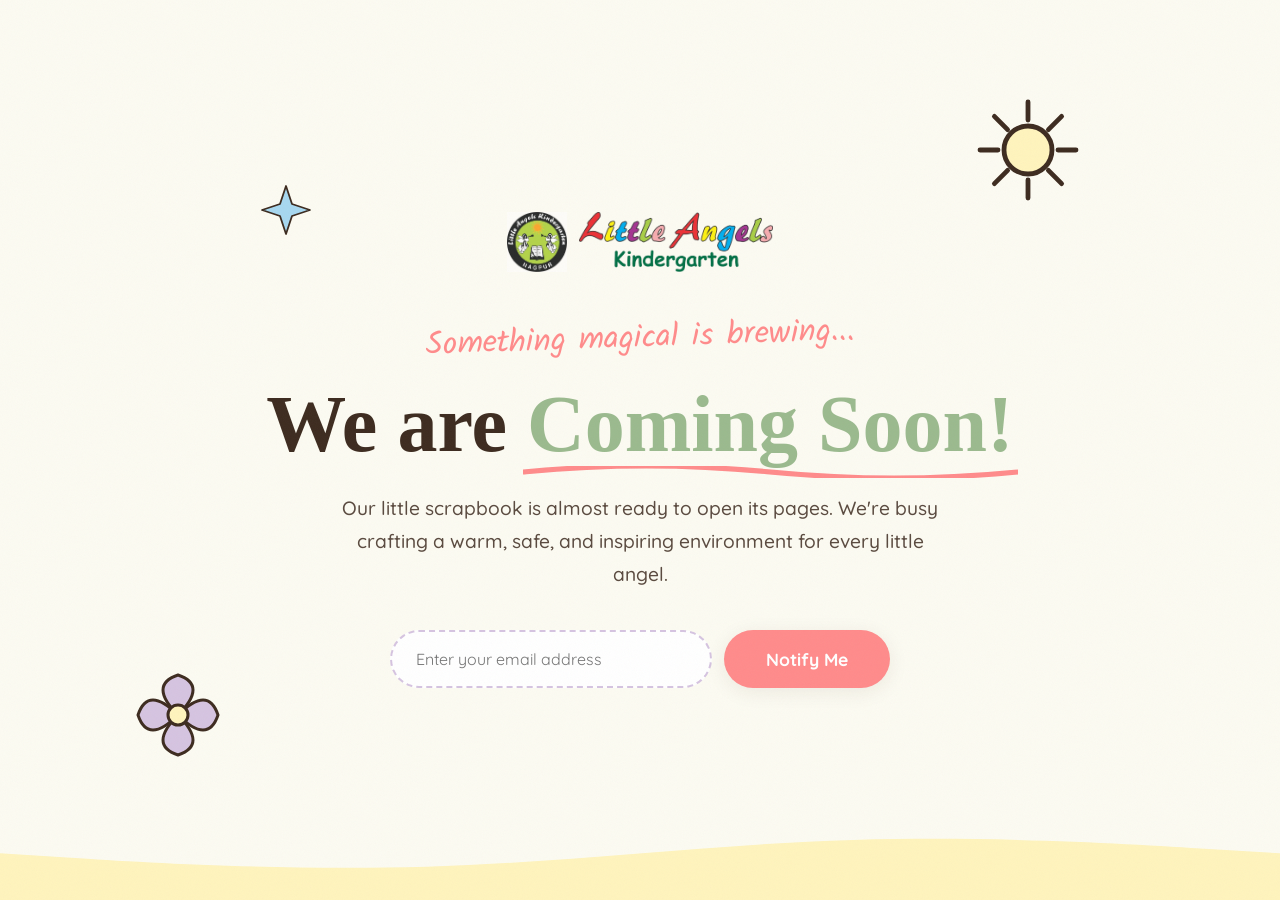
<file: coming-soon.html>
<!DOCTYPE html>
<html lang="en">
<head>
    <meta charset="UTF-8">
    <meta name="viewport" content="width=device-width, initial-scale=1.0">
    <title>Little Angels Kindergarten | Coming Soon</title>
    
    <!-- Fonts -->
    <link rel="preconnect" href="https://fonts.googleapis.com">
    <link rel="preconnect" href="https://fonts.gstatic.com" crossorigin>
    <link href="https://fonts.googleapis.com/css2?family=Chewy&family=Kalam:wght@300;400;700&family=Quicksand:wght@300;400;500;600;700&display=swap" rel="stylesheet">
    <link rel="icon" type="image/png" href="LAK2logo.png">
    
    <style>
        /* --- Design Tokens --- */
        :root {
            --green-organic: #9BBA8E;
            --coral: #FF8B8B;
            --sky-mist: #A7D8F0;
            --lavender: #D6C4E1;
            --primary-bg: #fcfbf2;
            --buttercream: #FFF4BD;
            --text-dark: #3D2B1F;
            --text-body: #5a4a3f;
            --white: #ffffff;
            --yellow: #fff59c;
            --pink-mist: #fab3f6;
            --shadow-soft: 0 4px 20px rgba(61,43,31,0.08);
            --spring-ease: cubic-bezier(0.34, 1.56, 0.64, 1);
        }

        /* --- Reset --- */
        *, *::before, *::after {
            margin: 0;
            padding: 0;
            box-sizing: border-box;
        }

        html, body {
            height: 100%;
        }

        /* --- Body & Grain Texture Overlay --- */
        body {
            font-family: 'Quicksand', sans-serif;
            background-color: var(--primary-bg);
            color: var(--text-body);
            line-height: 1.7;
            position: relative;
            overflow-x: hidden;
            display: flex;
            flex-direction: column;
            align-items: center;
            justify-content: center;
            text-align: center;
        }

        body::before {
            content: '';
            position: fixed;
            inset: 0;
            z-index: 9999;
            pointer-events: none;
            opacity: 0.04;
            background-image: url("data:image/svg+xml,%3Csvg viewBox='0 0 256 256' xmlns='http://www.w3.org/2000/svg'%3E%3Cfilter id='noise'%3E%3CfeTurbulence type='fractalNoise' baseFrequency='0.9' numOctaves='4' stitchTiles='stitch'/%3E%3C/filter%3E%3Crect width='100%25' height='100%25' filter='url(%23noise)'/%3E%3C/svg%3E");
            background-repeat: repeat;
            background-size: 200px 200px;
        }

        /* --- Typography --- */
        h1, h2, h3, h4 {
            font-family: 'Chewy', cursive;
            color: var(--text-dark);
            line-height: 1.2;
        }

        h1 { 
            font-size: clamp(3rem, 8vw, 5rem); 
            margin-bottom: 20px;
            position: relative;
            display: inline-block;
        }

        .handwritten {
            font-family: 'Kalam', cursive;
            color: var(--coral);
            font-size: clamp(1.5rem, 4vw, 2rem);
            display: block;
            margin-bottom: 10px;
            transform: rotate(-2deg);
        }

        p {
            font-family: 'Quicksand', sans-serif;
            font-weight: 500;
            font-size: 1.2rem;
            max-width: 50ch;
            margin: 0 auto 40px;
        }

        /* --- Scribble Underline --- */
        .highlight {
            position: relative;
            display: inline-block;
            color: var(--green-organic);
        }

        .highlight svg.scribble {
            position: absolute;
            bottom: -6px;
            left: -4px;
            width: calc(100% + 8px);
            height: 12px;
            pointer-events: none;
        }

        .highlight svg.scribble path {
            fill: none;
            stroke: var(--coral);
            stroke-width: 4;
            stroke-linecap: round;
        }

        /* --- Brand --- */
        .brand {
            display: flex;
            align-items: center;
            justify-content: center;
            gap: 12px;
            margin-bottom: 40px;
        }
        .brand .leaf-icon {
            width: 60px;
            height: 60px;
            object-fit: contain;
        }

        .brand-logo {
            height: 60px;
            width: auto;
            max-width: 360px;
            object-fit: contain;
        }

        .brand span {
            font-family: 'Chewy', cursive;
            font-size: 1.8rem;
            color: var(--text-dark);
        }

        /* --- Buttons --- */
        .btn {
            display: inline-block;
            padding: 16px 40px;
            border-radius: 50px;
            font-family: 'Quicksand', sans-serif;
            font-weight: 700;
            font-size: 1.1rem;
            text-decoration: none;
            cursor: pointer;
            border: 2px solid transparent;
            transition: all 0.3s;
            position: relative;
            background: var(--coral);
            color: var(--white);
            box-shadow: var(--shadow-soft);
        }

        .btn:hover {
            animation: jiggle 0.4s ease;
            box-shadow: 0 4px 16px rgba(255, 139, 139, 0.4);
            transform: translateY(-2px);
        }

        /* --- Doodles --- */
        .doodle {
            position: absolute;
            pointer-events: none;
            z-index: -1;
        }

        .doodle.sun {
            top: 10%;
            right: 15%;
            width: 120px;
            height: 120px;
            animation: float 6s ease-in-out infinite;
        }

        .doodle.flower {
            bottom: 15%;
            left: 10%;
            width: 100px;
            height: 100px;
            animation: float 5s ease-in-out infinite 1s;
        }

        .doodle.star {
            top: 20%;
            left: 20%;
            width: 60px;
            height: 60px;
            animation: float 4s ease-in-out infinite 0.5s;
        }

        @keyframes float {
            0%, 100% { transform: translateY(0) rotate(0deg); }
            50% { transform: translateY(-15px) rotate(5deg); }
        }

        @keyframes jiggle {
            0% { transform: rotate(0); }
            20% { transform: rotate(-3deg); }
            40% { transform: rotate(3deg); }
            60% { transform: rotate(-2deg); }
            80% { transform: rotate(2deg); }
            100% { transform: rotate(0); }
        }

        /* --- Container --- */
        .container {
            position: relative;
            z-index: 10;
            padding: 40px 20px;
            width: 100%;
            max-width: 800px;
        }

        /* --- Input Form --- */
        .notify-form {
            display: flex;
            gap: 12px;
            justify-content: center;
            max-width: 500px;
            margin: 0 auto;
            flex-wrap: wrap;
        }

        .notify-input {
            flex: 1;
            min-width: 250px;
            padding: 16px 24px;
            border-radius: 50px;
            border: 2px dashed var(--lavender);
            background: var(--white);
            font-family: 'Quicksand', sans-serif;
            font-size: 1rem;
            color: var(--text-dark);
            outline: none;
            transition: all 0.3s;
        }

        .notify-input:focus {
            border-color: var(--coral);
            border-style: solid;
            box-shadow: 0 0 0 4px rgba(255, 139, 139, 0.1);
        }

        /* --- Wavy Bottom --- */
        .bottom-wave {
            position: absolute;
            bottom: 0;
            left: 0;
            width: 100%;
            line-height: 0;
            z-index: 1;
        }
        
        .bottom-wave svg {
            display: block;
            width: 100%;
            height: 100px;
        }

        /* --- Responsive --- */
        @media (max-width: 600px) {
            h1 { font-size: 2.5rem; }
            .handwritten { font-size: 1.2rem; }
            
            .doodle.sun { width: 70px; height: 70px; right: 0; top: 5%; opacity: 0.6; }
            .doodle.flower { width: 60px; height: 60px; left: 0; bottom: 10%; opacity: 0.6; }
            .doodle.star { width: 40px; height: 40px; top: 15%; left: 5%; opacity: 0.6; }
            .brand .leaf-icon,
            .brand-logo { height: 45px; }

            .notify-form { flex-direction: column; width: 100%; }
            .notify-input { min-width: 100%; }
            .btn { width: 100%; text-align: center; }
            
            .bottom-wave svg { height: 60px; }
        }

    </style>
</head>
<body>

    <!-- Doodles Background -->
    <svg class="doodle sun" viewBox="0 0 100 100" fill="none" xmlns="http://www.w3.org/2000/svg">
        <circle cx="50" cy="50" r="20" fill="var(--buttercream)" stroke="var(--text-dark)" stroke-width="4"/>
        <line x1="50" y1="10" x2="50" y2="25" stroke="var(--text-dark)" stroke-width="4" stroke-linecap="round"/>
        <line x1="50" y1="90" x2="50" y2="75" stroke="var(--text-dark)" stroke-width="4" stroke-linecap="round"/>
        <line x1="10" y1="50" x2="25" y2="50" stroke="var(--text-dark)" stroke-width="4" stroke-linecap="round"/>
        <line x1="90" y1="50" x2="75" y2="50" stroke="var(--text-dark)" stroke-width="4" stroke-linecap="round"/>
        <line x1="22" y1="22" x2="33" y2="33" stroke="var(--text-dark)" stroke-width="4" stroke-linecap="round"/>
        <line x1="78" y1="78" x2="67" y2="67" stroke="var(--text-dark)" stroke-width="4" stroke-linecap="round"/>
        <line x1="22" y1="78" x2="33" y2="67" stroke="var(--text-dark)" stroke-width="4" stroke-linecap="round"/>
        <line x1="78" y1="22" x2="67" y2="33" stroke="var(--text-dark)" stroke-width="4" stroke-linecap="round"/>
    </svg>

    <svg class="doodle flower" viewBox="0 0 100 100" fill="none" xmlns="http://www.w3.org/2000/svg">
        <path d="M50 50 Q 20 20, 50 10 Q 80 20, 50 50" fill="var(--lavender)" stroke="var(--text-dark)" stroke-width="3" stroke-linejoin="round"/>
        <path d="M50 50 Q 80 20, 90 50 Q 80 80, 50 50" fill="var(--lavender)" stroke="var(--text-dark)" stroke-width="3" stroke-linejoin="round"/>
        <path d="M50 50 Q 80 80, 50 90 Q 20 80, 50 50" fill="var(--lavender)" stroke="var(--text-dark)" stroke-width="3" stroke-linejoin="round"/>
        <path d="M50 50 Q 20 80, 10 50 Q 20 20, 50 50" fill="var(--lavender)" stroke="var(--text-dark)" stroke-width="3" stroke-linejoin="round"/>
        <circle cx="50" cy="50" r="10" fill="var(--buttercream)" stroke="var(--text-dark)" stroke-width="3"/>
    </svg>

    <svg class="doodle star" viewBox="0 0 100 100" fill="none" xmlns="http://www.w3.org/2000/svg">
        <path d="M50 10 L60 40 L90 50 L60 60 L50 90 L40 60 L10 50 L40 40 Z" fill="var(--sky-mist)" stroke="var(--text-dark)" stroke-width="3" stroke-linejoin="round"/>
    </svg>

    <div class="container">
        
        <div class="brand">
            <img src="LAK2logo.png" alt="Little Angels Icon" class="leaf-icon">
            <img src="LAKlogo.png" alt="Little Angels Kindergarten" class="brand-logo">
        </div>

        <span class="handwritten">Something magical is brewing...</span>
        
        <h1>
            We are 
            <span class="highlight">
                Coming Soon!
                <!-- Scribble Underline -->
                <svg class="scribble" viewBox="0 0 100 10" preserveAspectRatio="none">
                    <path d="M 0 5 Q 25 -5, 50 5 T 100 5"/>
                </svg>
            </span>
        </h1>
        
        <p>Our little scrapbook is almost ready to open its pages. We're busy crafting a warm, safe, and inspiring environment for every little angel.</p>
        
        <form class="notify-form" onsubmit="event.preventDefault(); alert('Thanks! We will let you know when we launch.');">
            <input type="email" class="notify-input" placeholder="Enter your email address" required>
            <button type="submit" class="btn">Notify Me</button>
        </form>

    </div>

    <!-- Wavy Bottom Divider -->
    <div class="bottom-wave">
        <svg viewBox="0 0 1440 120" preserveAspectRatio="none" xmlns="http://www.w3.org/2000/svg">
            <path d="M0,64L80,69.3C160,75,320,85,480,80C640,75,800,53,960,48C1120,43,1280,53,1360,58.7L1440,64L1440,120L1360,120C1280,120,1120,120,960,120C800,120,640,120,480,120C320,120,160,120,80,120L0,120Z" fill="var(--buttercream)"></path>
        </svg>
    </div>

</body>
</html>
</file>
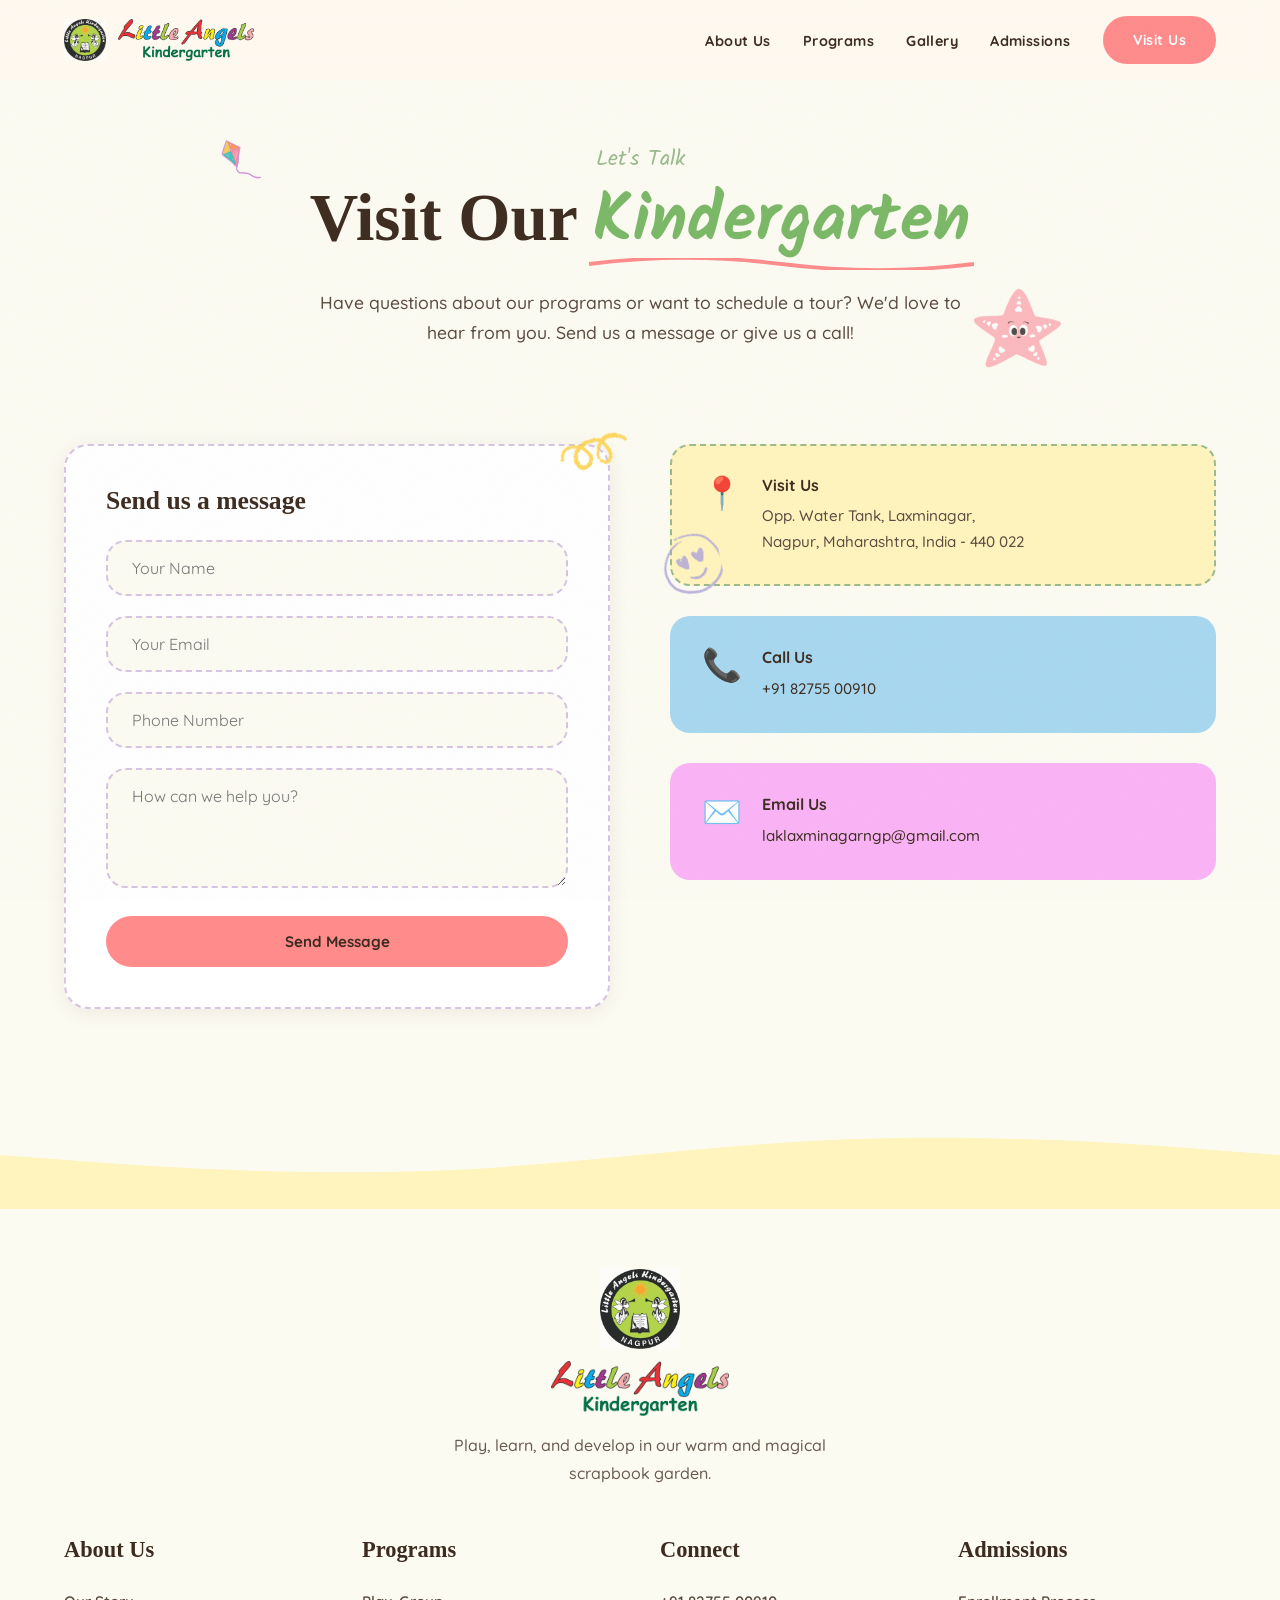
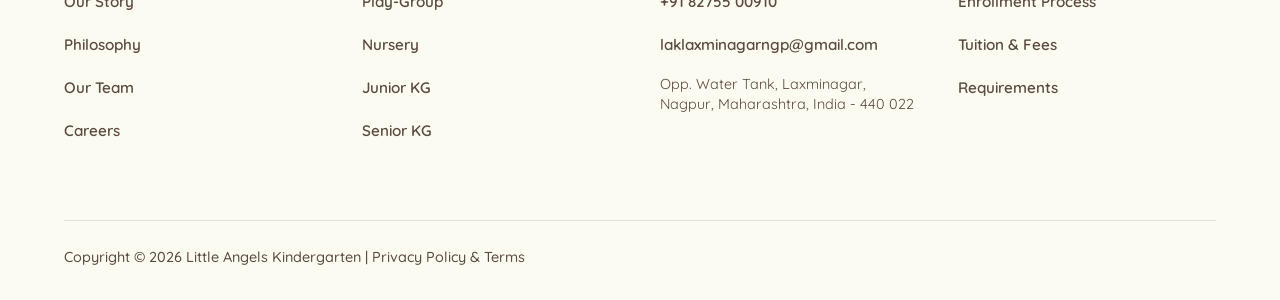
<file: contact.html>
<!DOCTYPE html>
<html lang="en">
<head>
    <meta charset="UTF-8">
    <meta name="viewport" content="width=device-width, initial-scale=1.0">
    <title>Contact Us & Visit Our School | Little Angels Kindergarten Nagpur</title>
    <meta name="description" content="Contact Little Angels Kindergarten in Laxminagar, Nagpur. Call us at +91 82755 00910 or visit our campus. Schedule a school tour for your child today!">
    <link rel="canonical" href="https://littleangelskindergarten.org/contact.html">

    <!-- Open Graph / Facebook -->
    <meta property="og:type" content="website">
    <meta property="og:url" content="https://littleangelskindergarten.org/contact.html">
    <meta property="og:title" content="Contact Us & Visit Our School | Little Angels Kindergarten Nagpur">
    <meta property="og:description" content="Contact Little Angels Kindergarten in Laxminagar, Nagpur. Call us at +91 82755 00910 or visit our campus. Schedule a school tour for your child today!">
    <meta property="og:image" content="https://littleangelskindergarten.org/LAK2logo.png">

    <!-- Twitter -->
    <meta name="twitter:card" content="summary_large_image">
    <meta name="twitter:url" content="https://littleangelskindergarten.org/contact.html">
    <meta name="twitter:title" content="Contact Us & Visit Our School | Little Angels Kindergarten Nagpur">
    <meta name="twitter:description" content="Contact Little Angels Kindergarten in Laxminagar, Nagpur. Call us at +91 82755 00910 or visit our campus. Schedule a school tour for your child today!">
    <meta name="twitter:image" content="https://littleangelskindergarten.org/LAK2logo.png">

    <link rel="preconnect" href="https://fonts.googleapis.com">
    <link rel="preconnect" href="https://fonts.gstatic.com" crossorigin>
    <link href="https://fonts.googleapis.com/css2?family=Chewy&family=Kalam:wght@300;400;700&display=swap" rel="stylesheet">
    <link rel="icon" type="image/png" href="LAK2logo.png">
    <link rel="stylesheet" href="style.css">

    <!-- Structured Data (Schema.org) for ContactPage -->
    <script type="application/ld+json">
    {
      "@context": "https://schema.org",
      "@type": "ContactPage",
      "mainEntity": {
        "@type": "Preschool",
        "name": "Little Angels Kindergarten",
        "url": "https://littleangelskindergarten.org",
        "telephone": "+918275500910",
        "email": "laklaxminagarngp@gmail.com",
        "address": {
          "@type": "PostalAddress",
          "streetAddress": "Opp. Water Tank, Laxminagar",
          "addressLocality": "Nagpur",
          "addressRegion": "Maharashtra",
          "postalCode": "440022",
          "addressCountry": "IN"
        }
      }
    }
    </script>
    <style>
        .contact-grid {
            display: grid;
            grid-template-columns: 1fr 1fr;
            gap: 60px;
        }
        
        .contact-form-wrap {
            background: var(--white);
            padding: 40px;
            border-radius: 24px;
            box-shadow: var(--shadow-soft);
            border: 2px dashed var(--lavender);
        }

        .contact-input, .contact-textarea {
            width: 100%;
            padding: 16px 24px;
            border-radius: 20px;
            border: 2px dashed var(--lavender);
            background: var(--primary-bg);
            font-family: 'Quicksand', sans-serif;
            font-size: 1rem;
            color: var(--text-dark);
            outline: none;
            transition: all 0.3s;
            margin-bottom: 20px;
        }
        
        .contact-textarea {
            border-radius: 20px;
            resize: vertical;
            min-height: 120px;
        }

        .contact-input:focus, .contact-textarea:focus {
            border-color: var(--coral);
            border-style: solid;
            box-shadow: 0 0 0 4px rgba(255, 139, 139, 0.1);
        }

        .contact-info-wrap {
            display: flex;
            flex-direction: column;
            gap: 30px;
        }

        .info-card {
            background: var(--buttercream);
            padding: 30px;
            border-radius: 20px;
            border: 2px dashed var(--green-organic);
            display: flex;
            align-items: flex-start;
            gap: 20px;
        }
        
        .info-card .icon {
            font-size: 2rem;
            line-height: 1;
        }

        .info-card h4 {
            margin-bottom: 8px;
            font-family: 'Quicksand', sans-serif;
            font-weight: 700;
        }

        @media (max-width: 768px) {
            .contact-grid {
                grid-template-columns: 1fr;
            }
        }
    </style>
</head>
<body>

    <!-- ============================================
         NAVBAR
         ============================================ -->
    <nav class="navbar" id="navbar">
        <div class="container">
            <a href="index.html" class="nav-brand">
                <img src="LAK2logo.png" alt="Little Angels Icon" class="leaf-icon">
                <img src="LAKlogo.png" alt="Little Angels Kindergarten" class="brand-logo">
            </a>

            <button class="menu-toggle" id="menuToggle" aria-label="Toggle menu">
                <svg viewBox="0 0 24 24" width="24" height="24" stroke="currentColor" stroke-width="2" fill="none" stroke-linecap="round" stroke-linejoin="round">
                    <line x1="3" y1="12" x2="21" y2="12"></line>
                    <line x1="3" y1="6" x2="21" y2="6"></line>
                    <line x1="3" y1="18" x2="21" y2="18"></line>
                </svg>
            </button>

            <ul class="nav-links" id="navLinks">
                <li><a href="about.html">About Us</a></li>
                <li><a href="programs.html">Programs</a></li>
                <li><a href="gallery.html">Gallery</a></li>
                <li><a href="admissions.html">Admissions</a></li>
                <li><a href="contact.html" class="nav-cta">Visit Us</a></li>
            </ul>
        </div>
    </nav>

    <!-- ============================================
         HERO
         ============================================ -->
    <section class="hero" style="padding-bottom: 60px;">
        <div class="container" style="display: block; text-align: center;">
            <div class="hero-text reveal reveal-delay-1" style="max-width: 800px; margin: 0 auto; position: relative;">
                <!-- Subtle PNG Doodles -->
                <img src="doodles/12_20260517_151332_0011.png" alt="Doodle Leaf" class="scrapbook-doodle doodle-hero-1" loading="lazy">
                <img src="doodles/17_20260517_151332_0016.png" alt="Doodle Flower" class="scrapbook-doodle doodle-hero-2" loading="lazy">
                <span class="section-label" style="font-family: 'Kalam', cursive; font-size: 1.4rem; color: var(--green-organic); margin-bottom: 8px;">Let's Talk</span>
                <h1 style="margin-bottom: 24px;">
                    Visit Our
                    <span class="keyword highlight">
                        Kindergarten
                        <svg class="scribble" viewBox="0 0 100 10" preserveAspectRatio="none">
                            <path d="M 0 5 Q 25 -5, 50 5 T 100 5"/>
                        </svg>
                    </span>
                </h1>
                <p style="margin-inline: auto;">Have questions about our programs or want to schedule a tour? We'd love to hear from you. Send us a message or give us a call!</p>
            </div>
        </div>
    </section>

    <!-- ============================================
         CONTACT SECTION
         ============================================ -->
    <section class="contact-section" style="padding-bottom: 100px;">
        <div class="container">
            <div class="contact-grid">
                
                <!-- Contact Form -->
                <div class="contact-form-wrap reveal" style="position: relative;">
                    <img src="doodles/3_20260517_151332_0002.png" alt="Doodle Flower" class="scrapbook-doodle doodle-card-corner" loading="lazy">
                    <h3 style="margin-bottom: 24px;">Send us a message</h3>
                    <form action="#" method="POST" onsubmit="event.preventDefault(); alert('Message sent! We will get back to you soon.');">
                        <input type="text" class="contact-input" placeholder="Your Name" required>
                        <input type="email" class="contact-input" placeholder="Your Email" required>
                        <input type="tel" class="contact-input" placeholder="Phone Number">
                        <textarea class="contact-textarea" placeholder="How can we help you?" required></textarea>
                        <button type="submit" class="btn btn-primary" style="width: 100%;">Send Message</button>
                    </form>
                </div>

                <!-- Contact Info -->
                <div class="contact-info-wrap reveal reveal-delay-1">
                    <div class="info-card">
                        <img src="doodles/1_20260517_151332_0000.png" alt="Doodle Branch" class="scrapbook-doodle doodle-card-left" style="bottom: -10px; left: -10px;" loading="lazy">
                        <div class="icon">📍</div>
                        <div>
                            <h4>Visit Us</h4>
                            <p style="margin:0; font-size: 0.95rem;">Opp. Water Tank, Laxminagar,<br>Nagpur, Maharashtra, India - 440 022</p>
                        </div>
                    </div>
                    
                    <div class="info-card" style="background: var(--sky-mist); border-color: var(--sky-mist);">
                        <div class="icon">📞</div>
                        <div>
                            <h4>Call Us</h4>
                            <p style="margin:0; font-size: 0.95rem;">
                                <a href="tel:+918275500910" style="color: var(--text-dark); text-decoration: none;">+91 82755 00910</a>
                            </p>
                        </div>
                    </div>

                    <div class="info-card" style="background: var(--pink-mist); border-color: var(--pink-mist);">
                        <div class="icon">✉️</div>
                        <div>
                            <h4>Email Us</h4>
                            <p style="margin:0; font-size: 0.95rem;">
                                <a href="mailto:laklaxminagarngp@gmail.com" style="color: var(--text-dark); text-decoration: none;">laklaxminagarngp@gmail.com</a>
                            </p>
                        </div>
                    </div>
                </div>

            </div>
        </div>
    </section>

    <!-- ============================================
         FOOTER
         ============================================ -->
    <footer class="footer">
        <!-- Wavy Top Divider -->
        <div class="footer-wave">
            <svg viewBox="0 0 1440 120" preserveAspectRatio="none" xmlns="http://www.w3.org/2000/svg">
                <path d="M0,64L80,69.3C160,75,320,85,480,80C640,75,800,53,960,48C1120,43,1280,53,1360,58.7L1440,64L1440,120L1360,120C1280,120,1120,120,960,120C800,120,640,120,480,120C320,120,160,120,80,120L0,120Z" fill="var(--buttercream)"></path>
            </svg>
        </div>
        
        <div class="footer-content" style="background: var(--primary-bg);">
            <div class="container">
                <div class="footer-top" style="text-align: center; margin-bottom: 50px; position: relative; z-index: 2;">
                    <a href="index.html" class="nav-brand" style="justify-content: center; color: var(--text-dark);">
                        <img src="LAK2logo.png" alt="Little Angels Icon" class="leaf-icon">
                        <img src="LAKlogo.png" alt="Little Angels Kindergarten" class="brand-logo" style="margin-left: 12px;">
                    </a>
                    <p style="color: var(--text-body); opacity: 0.9; margin-top: 16px; max-width: 400px; margin-inline: auto;">Play, learn, and develop in our warm and magical scrapbook garden.</p>
                </div>
                <div class="footer-grid" style="color: var(--text-dark);">
                    <div class="footer-col">
                        <h4 style="color: var(--text-dark);">About Us</h4>
                        <ul>
                            <li><a href="about.html" style="color: var(--text-body);">Our Story</a></li>
                            <li><a href="about.html#philosophy" style="color: var(--text-body);">Philosophy</a></li>
                            <li><a href="about.html#team" style="color: var(--text-body);">Our Team</a></li>
                            <li><a href="about.html#careers" style="color: var(--text-body);">Careers</a></li>
                        </ul>
                    </div>
                    <div class="footer-col">
                        <h4 style="color: var(--text-dark);">Programs</h4>
                        <ul>
                            <li><a href="programs.html#play-group" style="color: var(--text-body);">Play-Group</a></li>
                            <li><a href="programs.html#nursery" style="color: var(--text-body);">Nursery</a></li>
                            <li><a href="programs.html#juniorkg" style="color: var(--text-body);">Junior KG</a></li>
                            <li><a href="programs.html#seniorkg" style="color: var(--text-body);">Senior KG</a></li>
                        </ul>
                    </div>
                    <div class="footer-col">
                        <h4 style="color: var(--text-dark);">Connect</h4>
                        <ul>
                            <li><a href="tel:+918275500910" style="color: var(--text-body);">+91 82755 00910</a></li>
                            <li><a href="mailto:laklaxminagarngp@gmail.com" style="color: var(--text-body);">laklaxminagarngp@gmail.com</a></li>
                            <li style="color: var(--text-body); font-size: 0.9rem; line-height: 1.4; margin-top: 8px;">Opp. Water Tank, Laxminagar, Nagpur, Maharashtra, India - 440 022</li>
                        </ul>
                    </div>
                    <div class="footer-col">
                        <h4 style="color: var(--text-dark);">Admissions</h4>
                        <ul>
                            <li><a href="admissions.html" style="color: var(--text-body);">Enrollment Process</a></li>
                            <li><a href="admissions.html#fees" style="color: var(--text-body);">Tuition & Fees</a></li>
                            <li><a href="admissions.html#requirements" style="color: var(--text-body);">Requirements</a></li>
                        </ul>
                    </div>
                </div>

                <div class="footer-bottom" style="border-top-color: rgba(0,0,0,0.1);">
                    <div class="copyright" style="color: var(--text-body);">
                        Copyright &copy; 2026 Little Angels Kindergarten | <a href="privacy-policy.html" style="color: var(--text-body);">Privacy Policy & Terms</a>
                    </div>
                </div>
            </div>
        </div>
    </footer>

    <script src="script.js"></script>
</body>
</html>
</file>
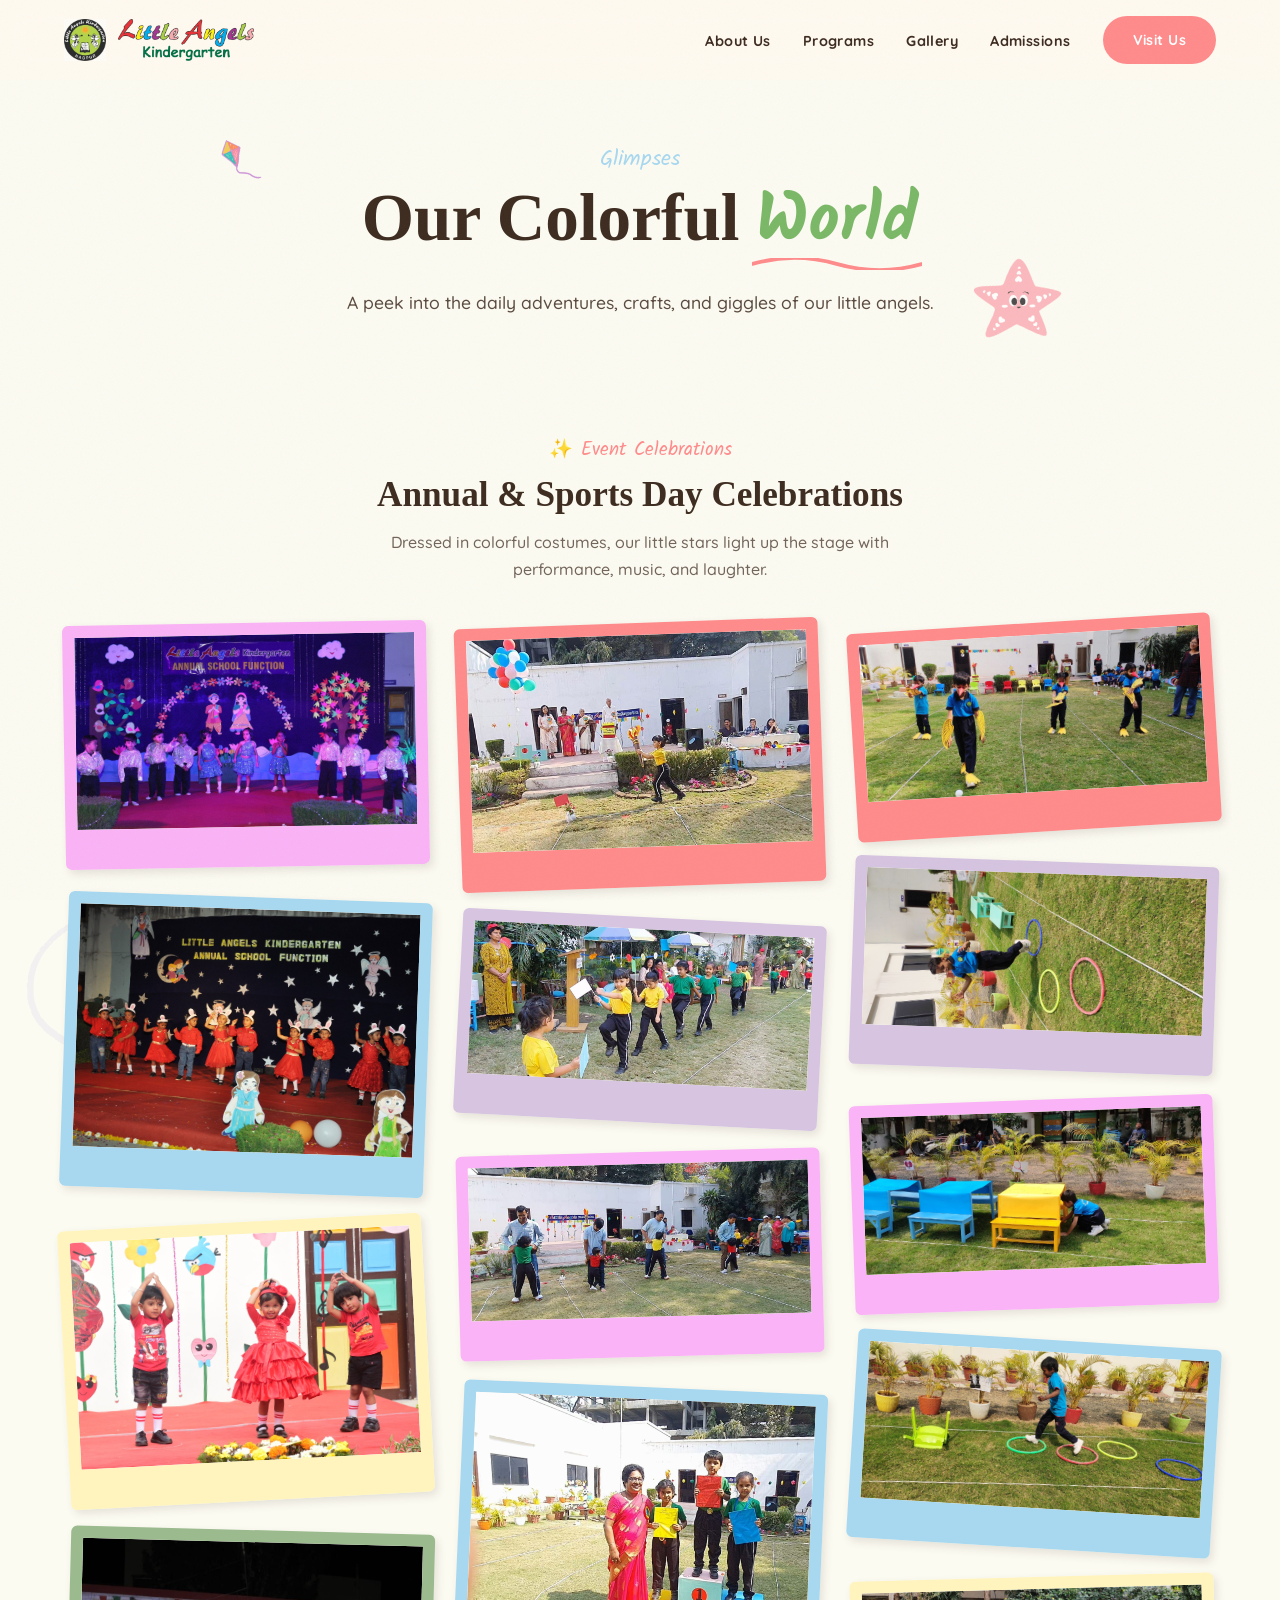
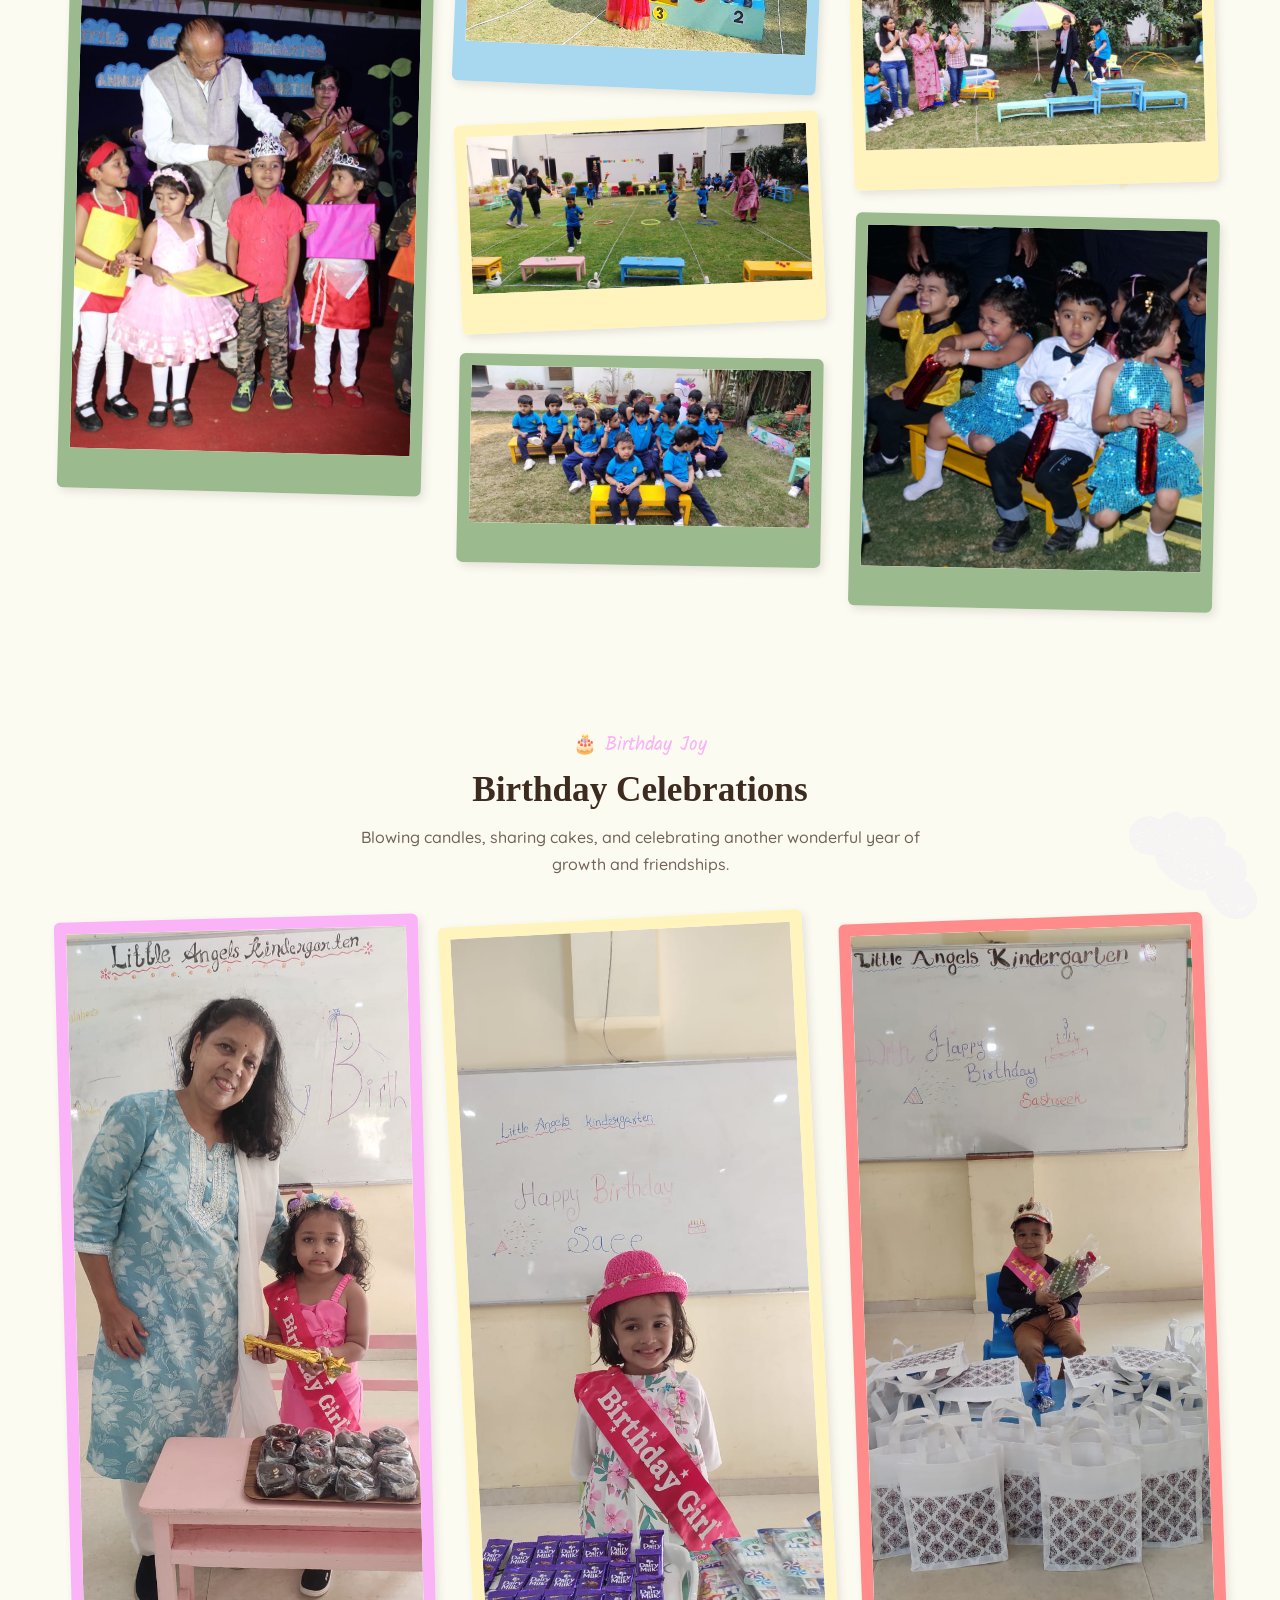
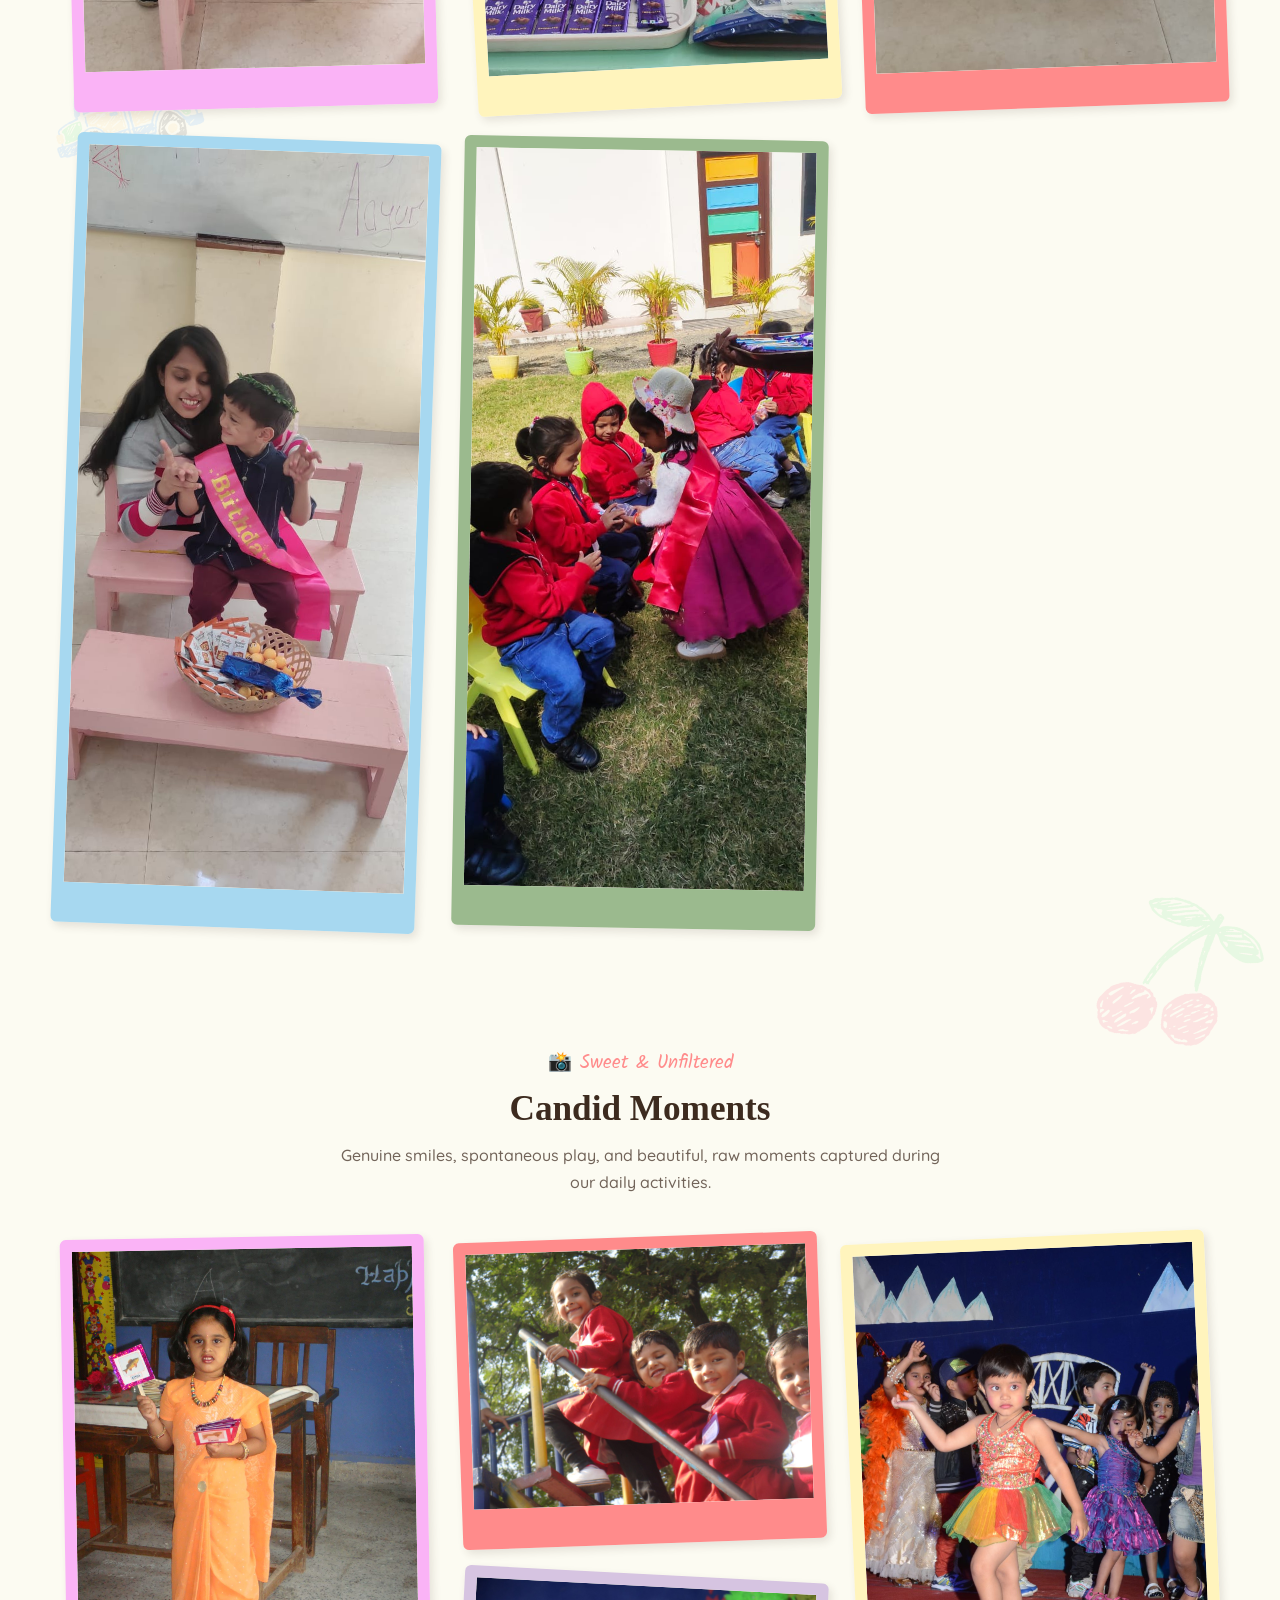
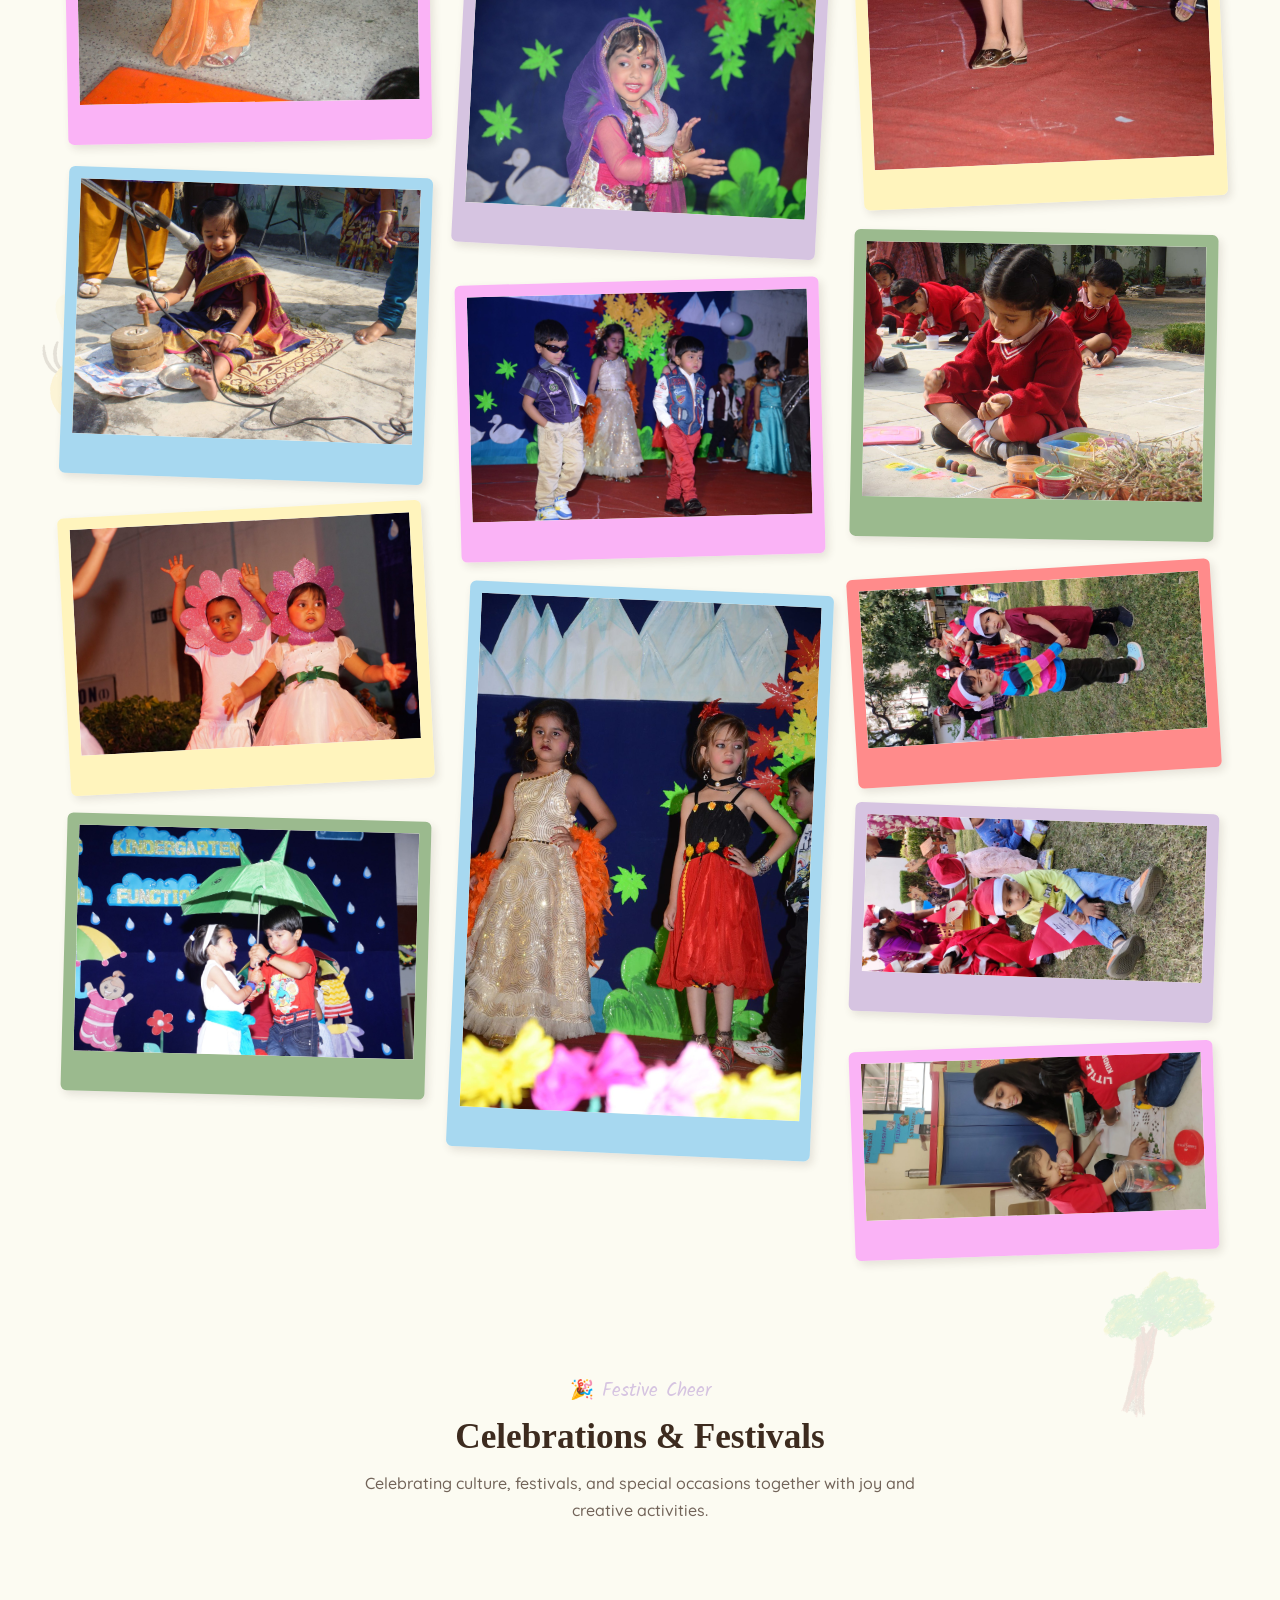
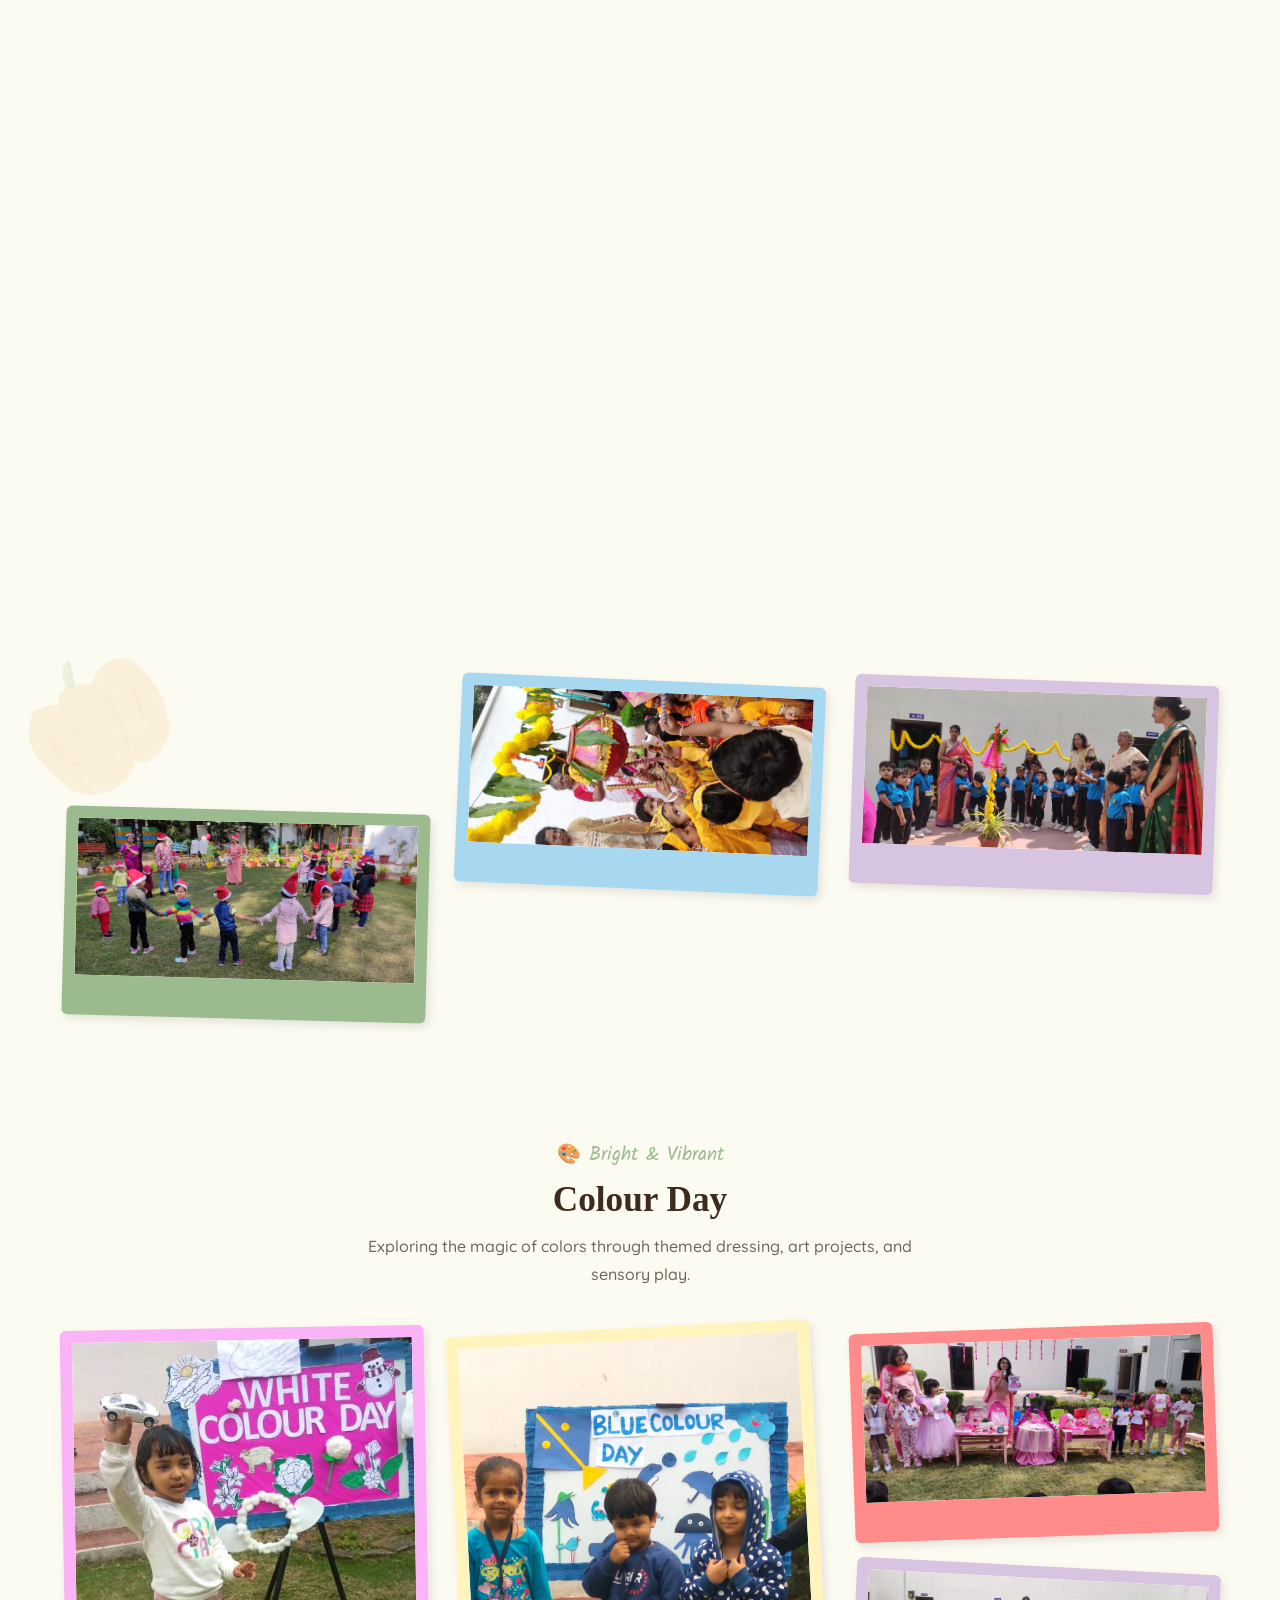
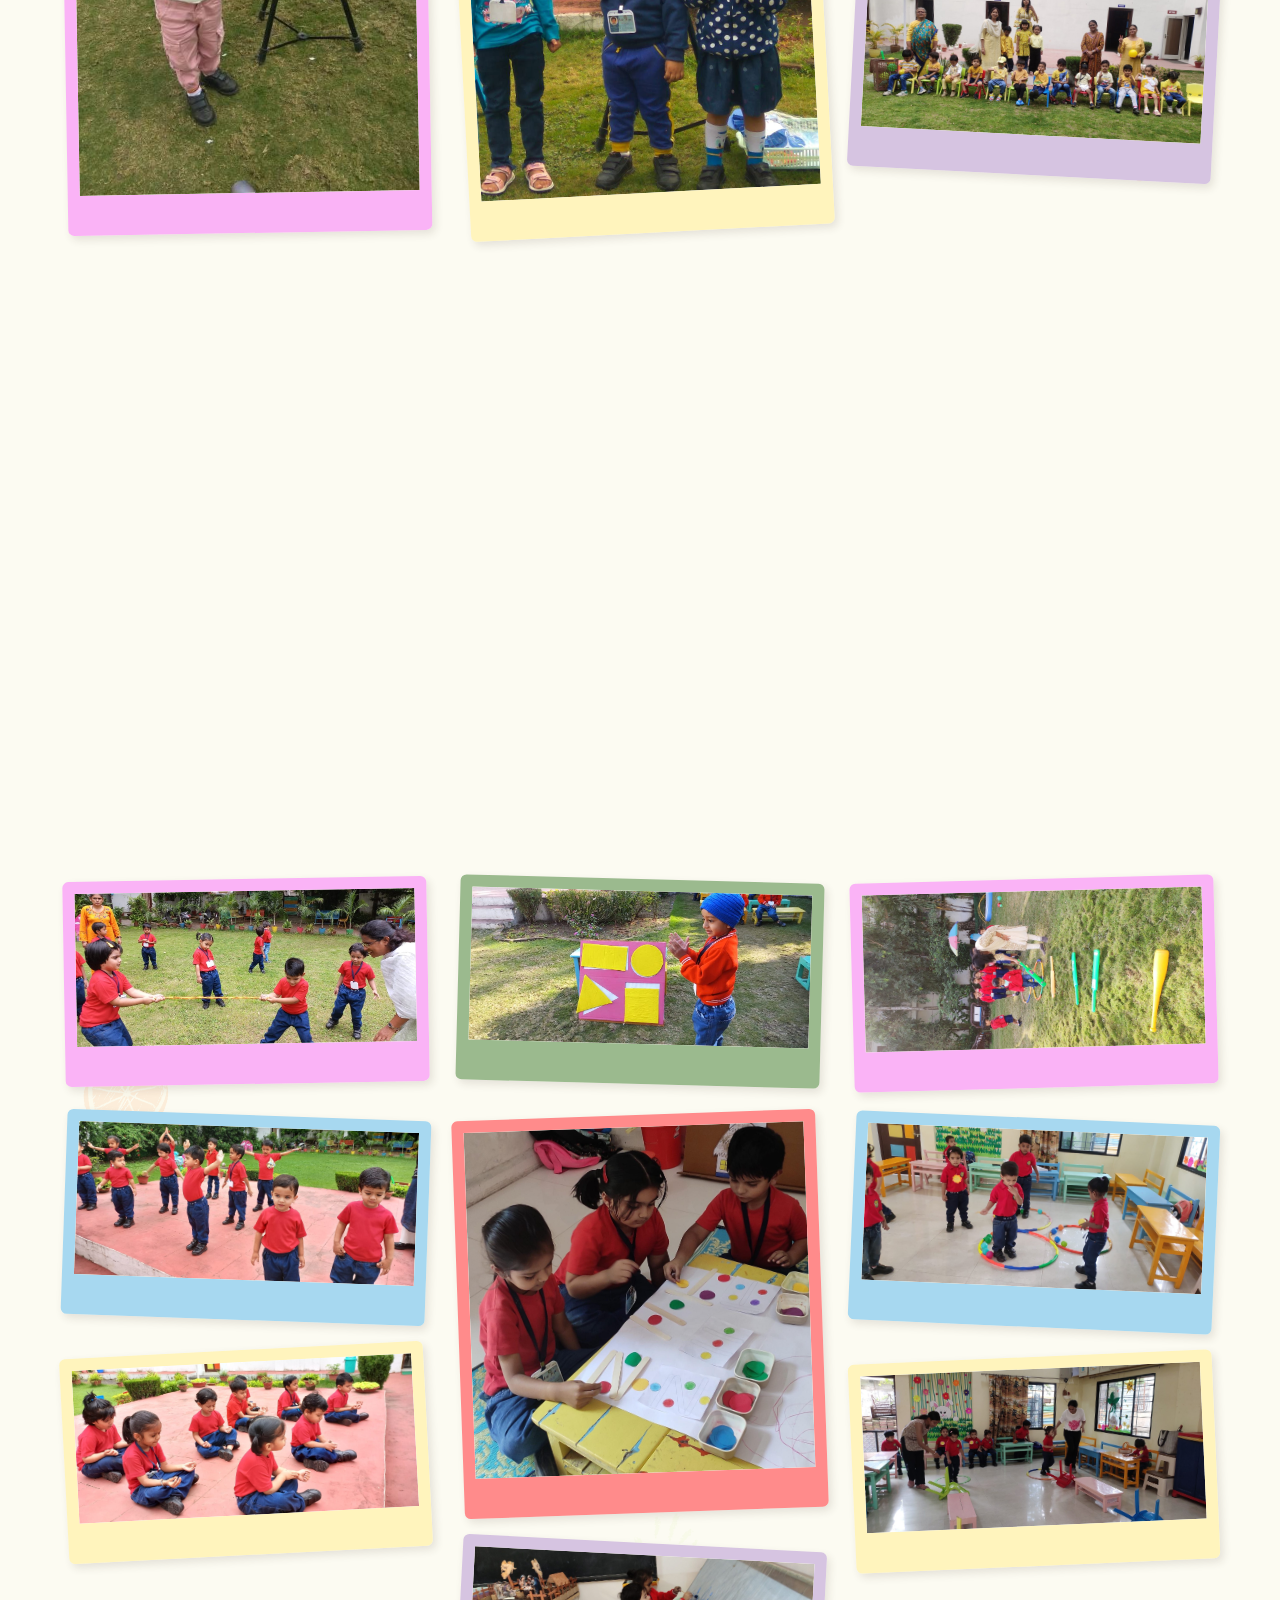
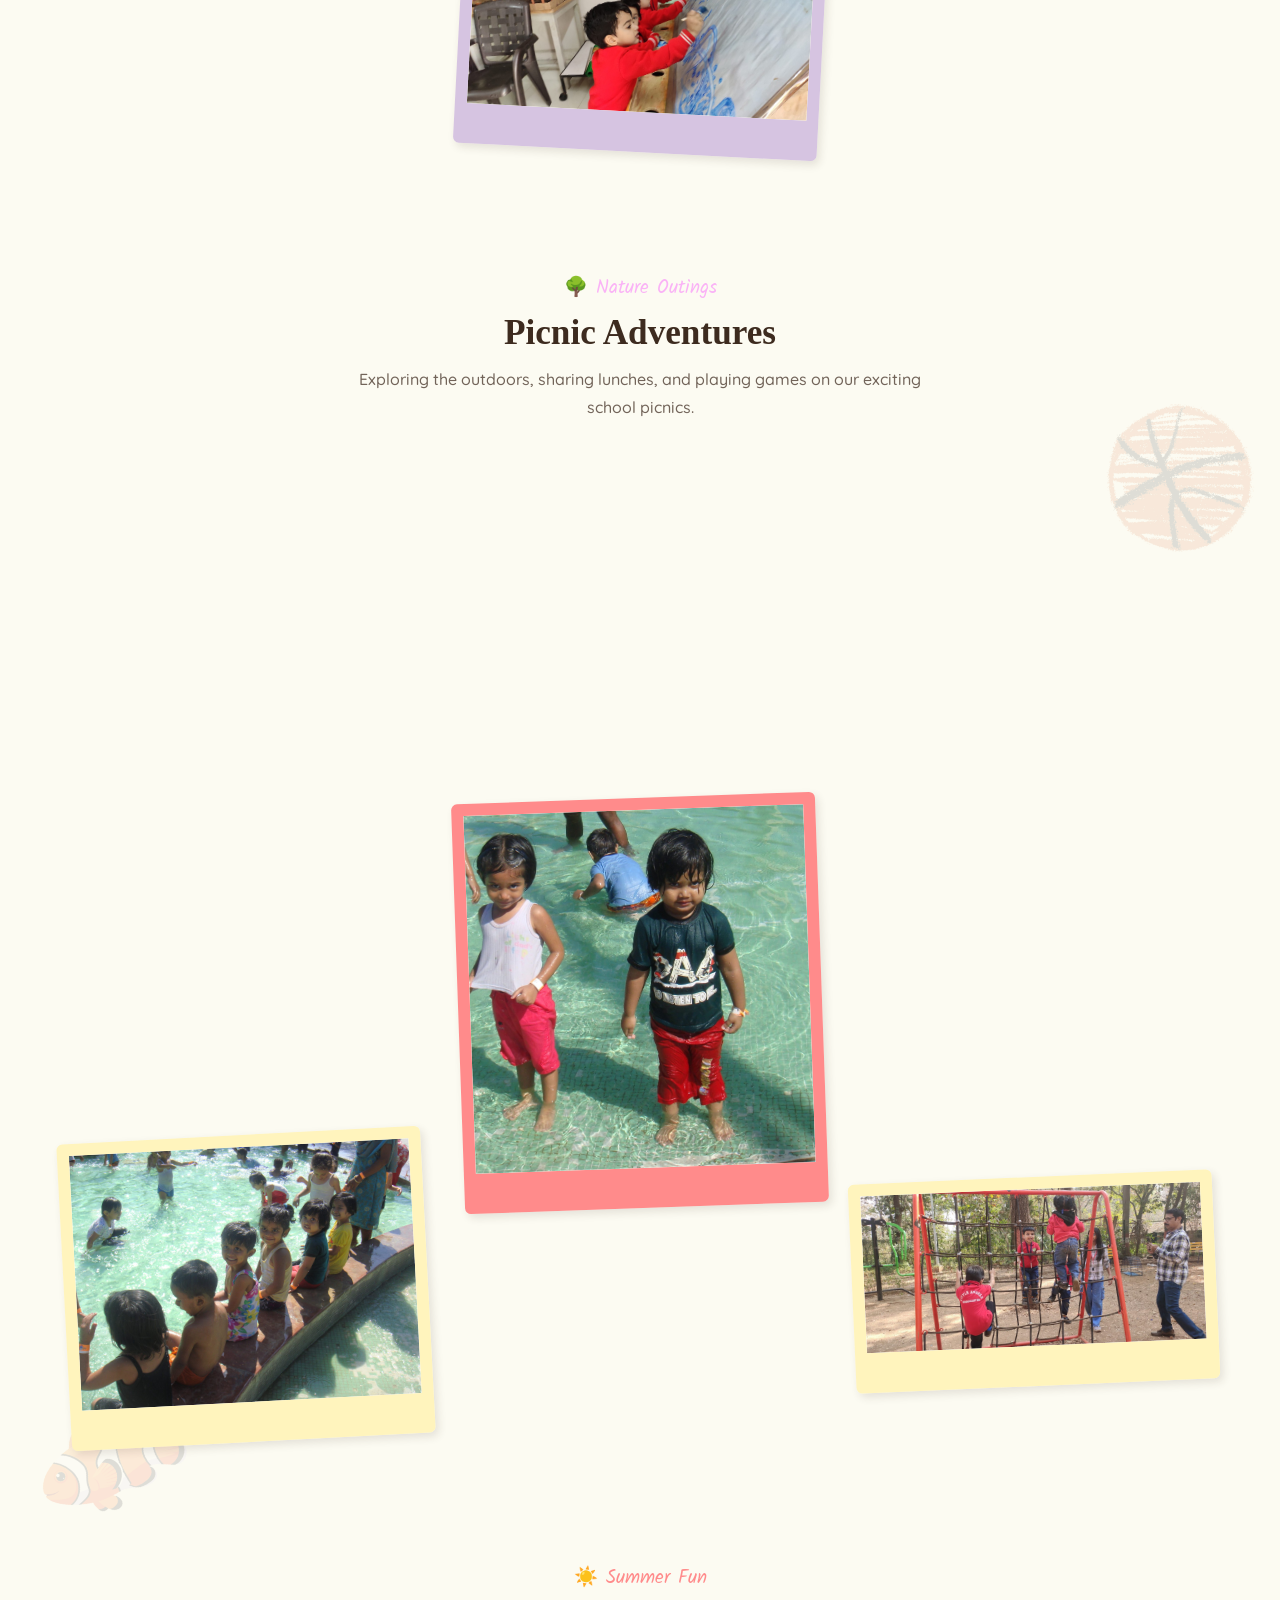
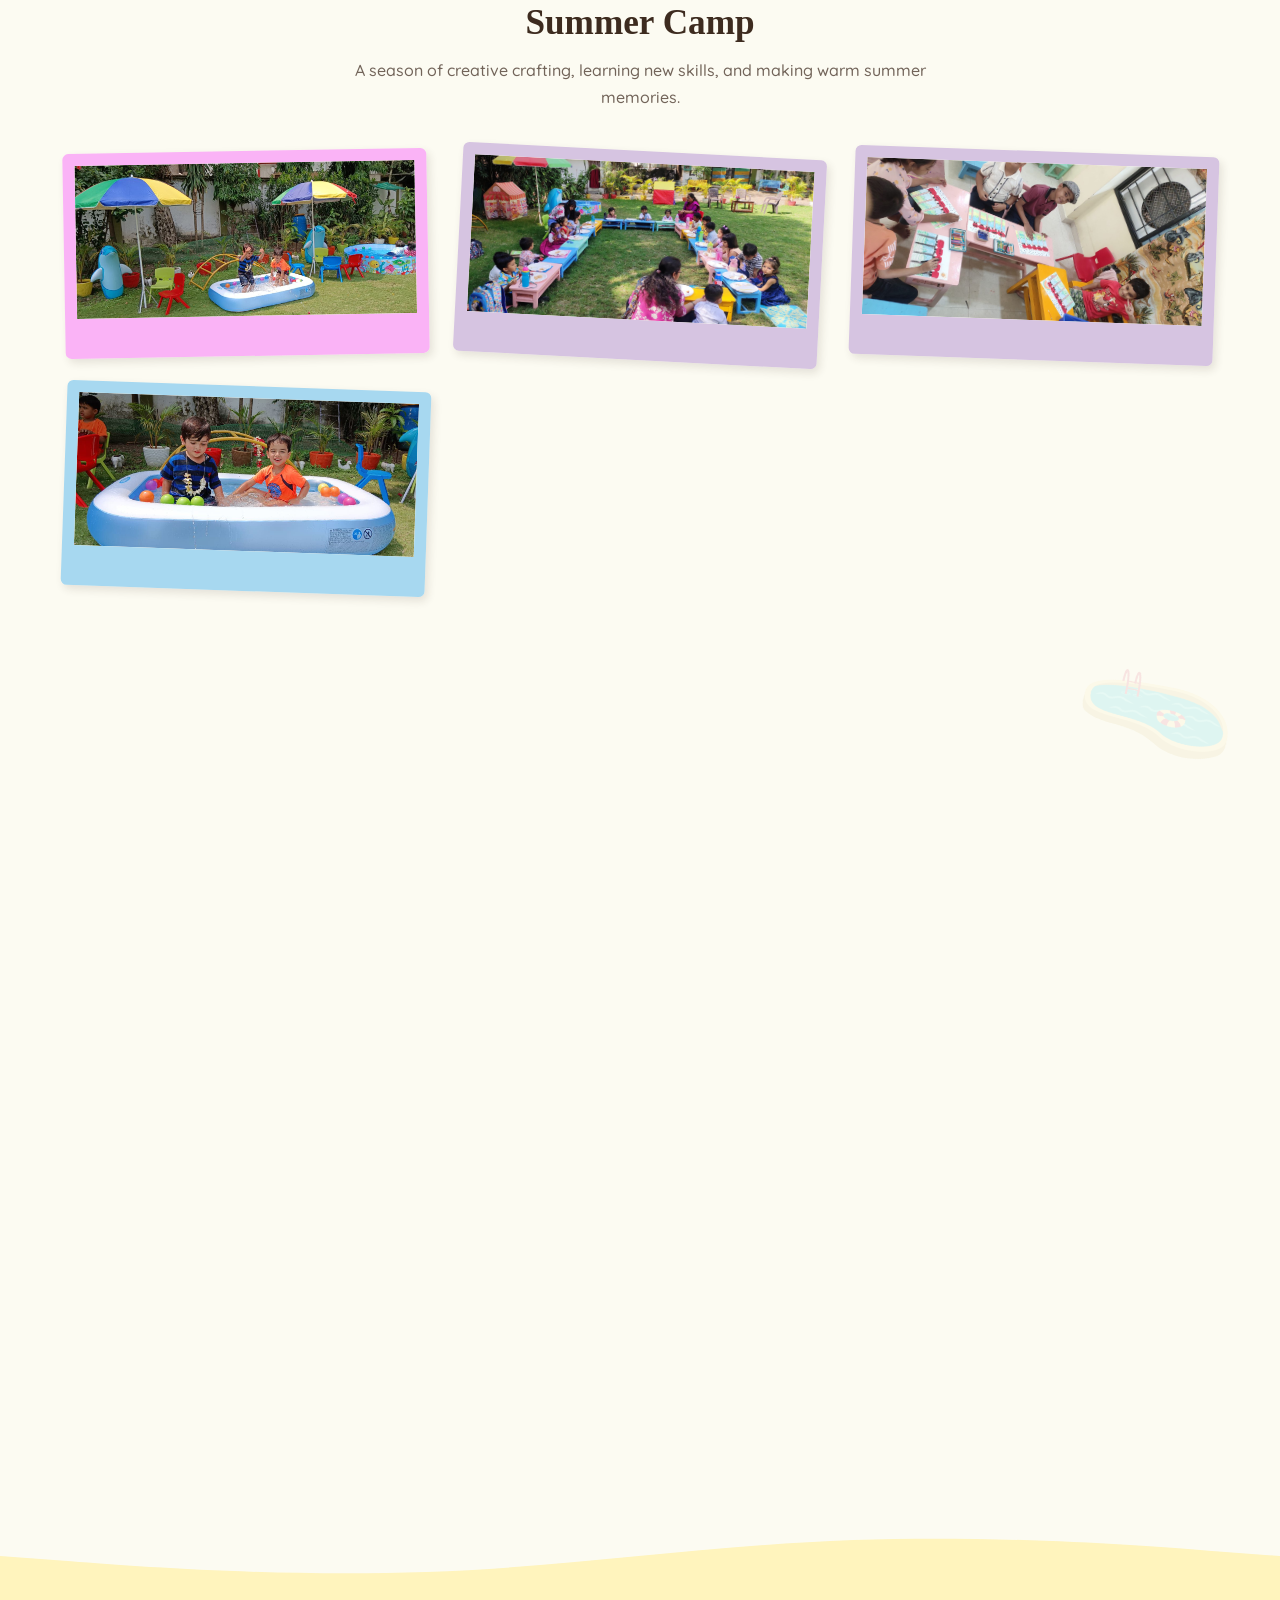
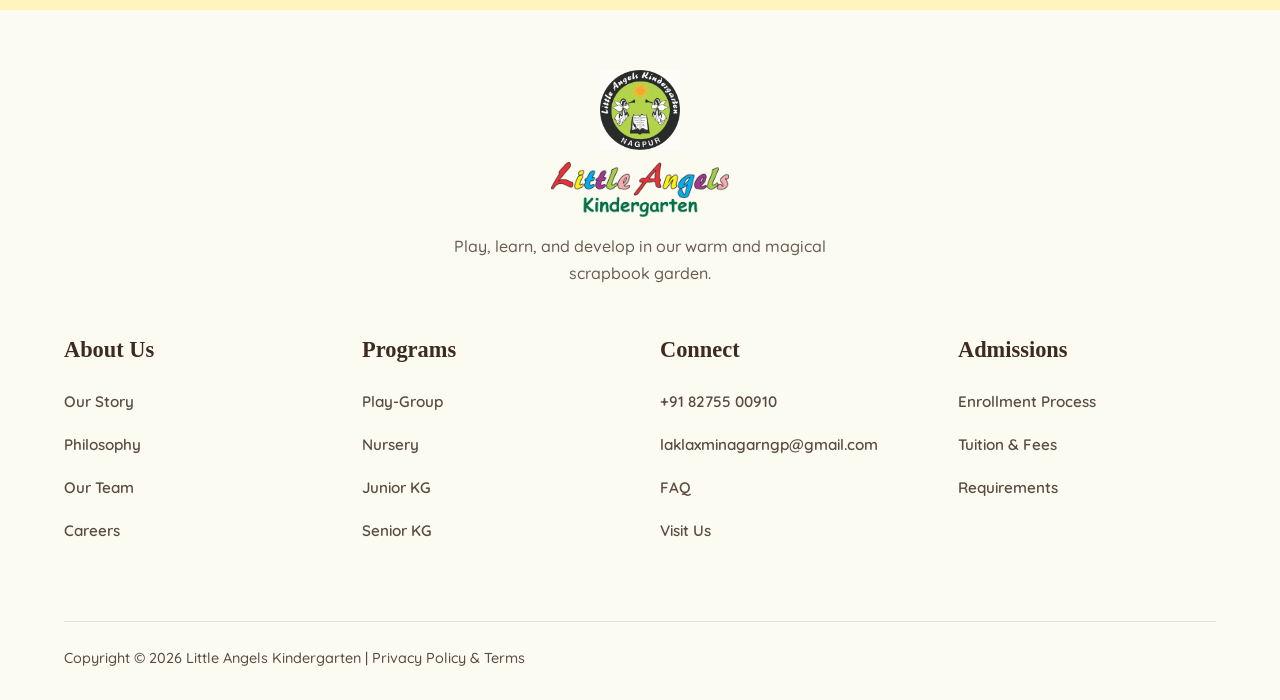
<file: gallery.html>
<!DOCTYPE html>
<html lang="en">
<head>
    <meta charset="UTF-8">
    <meta name="viewport" content="width=device-width, initial-scale=1.0">
    <title>Gallery & Cherished Memories | Little Angels Kindergarten Nagpur</title>
    <meta name="description" content="Take a peek into the daily adventures, celebrations, picnics, and creative play of our students at Little Angels Kindergarten in Laxminagar, Nagpur.">
    <link rel="canonical" href="https://littleangelskindergarten.org/gallery.html">

    <!-- Open Graph / Facebook -->
    <meta property="og:type" content="website">
    <meta property="og:url" content="https://littleangelskindergarten.org/gallery.html">
    <meta property="og:title" content="Gallery & Cherished Memories | Little Angels Kindergarten Nagpur">
    <meta property="og:description" content="Take a peek into the daily adventures, celebrations, picnics, and creative play of our students at Little Angels Kindergarten in Laxminagar, Nagpur.">
    <meta property="og:image" content="https://littleangelskindergarten.org/LAK2logo.png">

    <!-- Twitter -->
    <meta name="twitter:card" content="summary_large_image">
    <meta name="twitter:url" content="https://littleangelskindergarten.org/gallery.html">
    <meta name="twitter:title" content="Gallery & Cherished Memories | Little Angels Kindergarten Nagpur">
    <meta name="twitter:description" content="Take a peek into the daily adventures, celebrations, picnics, and creative play of our students at Little Angels Kindergarten in Laxminagar, Nagpur.">
    <meta name="twitter:image" content="https://littleangelskindergarten.org/LAK2logo.png">

    <link rel="preconnect" href="https://fonts.googleapis.com">
    <link rel="preconnect" href="https://fonts.gstatic.com" crossorigin>
    <link href="https://fonts.googleapis.com/css2?family=Chewy&family=Kalam:wght@300;400;700&display=swap" rel="stylesheet">
    <link rel="icon" type="image/png" href="LAK2logo.png">
    <link rel="stylesheet" href="style.css">

    <!-- Structured Data (Schema.org) for ImageGallery -->
    <script type="application/ld+json">
    {
      "@context": "https://schema.org",
      "@type": "ImageGallery",
      "name": "Little Angels Kindergarten Photo Gallery",
      "description": "A collection of photos documenting school celebrations, class activities, and events.",
      "sourceOrganization": {
        "@type": "Preschool",
        "name": "Little Angels Kindergarten",
        "url": "https://littleangelskindergarten.org"
      }
    }
    </script>
    <style>
        .gallery-section {
            position: relative;
            overflow: hidden;
        }

        .gallery-grid {
            column-count: 3;
            column-gap: 30px;
            padding-bottom: 60px;
            position: relative;
            z-index: 1;
        }

        .gallery-item {
            break-inside: avoid;
            margin-bottom: 30px;
        }

        .gallery-item img {
            width: 100%;
            height: auto;
            display: block;
        }

        .gallery-bg-doodle {
            position: absolute;
            pointer-events: none;
            z-index: 0;
            opacity: 0.12; /* Subtle opacity so it feels like background texture */
            max-width: 150px;
            height: auto !important;
            object-fit: contain;
            transition: transform 0.4s cubic-bezier(0.34, 1.56, 0.64, 1);
        }

        .gallery-bg-doodle:hover {
            transform: scale(1.15) rotate(8deg);
        }

        @media (max-width: 992px) {
            .gallery-grid {
                column-count: 2;
            }
            .gallery-bg-doodle {
                max-width: 100px; /* scale down on smaller viewports */
            }
        }

        @media (max-width: 600px) {
            .gallery-grid {
                column-count: 1;
            }
            .gallery-bg-doodle {
                max-width: 80px;
                opacity: 0.08; /* even subtler on mobile to avoid clutter */
            }
        }
    </style>
</head>
<body>

    <!-- ============================================
         NAVBAR
         ============================================ -->
    <nav class="navbar" id="navbar">
        <div class="container">
            <a href="index.html" class="nav-brand">
                <img src="LAK2logo.png" alt="Little Angels Icon" class="leaf-icon">
                <img src="LAKlogo.png" alt="Little Angels Kindergarten" class="brand-logo">
            </a>

            <button class="menu-toggle" id="menuToggle" aria-label="Toggle menu">
                <svg viewBox="0 0 24 24" width="24" height="24" stroke="currentColor" stroke-width="2" fill="none" stroke-linecap="round" stroke-linejoin="round">
                    <line x1="3" y1="12" x2="21" y2="12"></line>
                    <line x1="3" y1="6" x2="21" y2="6"></line>
                    <line x1="3" y1="18" x2="21" y2="18"></line>
                </svg>
            </button>

            <ul class="nav-links" id="navLinks">
                <li><a href="about.html">About Us</a></li>
                <li><a href="programs.html">Programs</a></li>
                <li><a href="gallery.html">Gallery</a></li>
                <li><a href="admissions.html">Admissions</a></li>
                <li><a href="contact.html" class="nav-cta">Visit Us</a></li>
            </ul>
        </div>
    </nav>

    <!-- ============================================
         HERO
         ============================================ -->
    <section class="hero" style="padding-bottom: 60px;">
        <div class="container" style="display: block; text-align: center;">
            <div class="hero-text reveal reveal-delay-1" style="max-width: 800px; margin: 0 auto; position: relative;">
                <!-- Subtle PNG Doodles -->
                <img src="doodles/12_20260517_151332_0011.png" alt="Doodle Leaf" class="scrapbook-doodle doodle-hero-1" loading="lazy">
                <img src="doodles/17_20260517_151332_0016.png" alt="Doodle Flower" class="scrapbook-doodle doodle-hero-2" loading="lazy">
                <span class="section-label" style="font-family: 'Kalam', cursive; font-size: 1.4rem; color: var(--sky-mist); margin-bottom: 8px;">Glimpses</span>
                <h1 style="margin-bottom: 24px;">
                    Our Colorful
                    <span class="keyword highlight">
                        World
                        <svg class="scribble" viewBox="0 0 100 10" preserveAspectRatio="none">
                            <path d="M 0 5 Q 25 -5, 50 5 T 100 5"/>
                        </svg>
                    </span>
                </h1>
                <p style="margin-inline: auto;">A peek into the daily adventures, crafts, and giggles of our little angels.</p>
            </div>
        </div>
    </section>

    <!-- ============================================
         MASONRY GALLERY
         ============================================ -->
    <section class="gallery-section" style="padding-bottom: 100px;">
        <!-- Background Doodles Scattered Organically -->
        <img src="doodles/1_20260517_151332_0000.png" alt="Doodle Branch" class="gallery-bg-doodle" style="top: 4%; left: 2%; transform: rotate(15deg);" loading="lazy">
        <img src="doodles/3_20260517_151332_0002.png" alt="Doodle Flower" class="gallery-bg-doodle" style="top: 10%; right: 3%; transform: rotate(-25deg);" loading="lazy">
        <img src="doodles/4_20260517_151332_0003.png" alt="Doodle Leaf" class="gallery-bg-doodle" style="top: 16%; left: 88%; transform: rotate(35deg);" loading="lazy">
        <img src="doodles/6_20260517_151332_0005.png" alt="Doodle Star" class="gallery-bg-doodle" style="top: 23%; left: 4%; transform: rotate(-15deg);" loading="lazy">
        <img src="doodles/7_20260517_151332_0006.png" alt="Doodle Cloud" class="gallery-bg-doodle" style="top: 30%; right: 2%; transform: rotate(20deg);" loading="lazy">
        <img src="doodles/8_20260517_151332_0007.png" alt="Doodle Scribble" class="gallery-bg-doodle" style="top: 38%; left: 3%; transform: rotate(-10deg);" loading="lazy">
        <img src="doodles/9_20260517_151332_0008.png" alt="Doodle Flower" class="gallery-bg-doodle" style="top: 46%; right: 4%; transform: rotate(12deg);" loading="lazy">
        <img src="doodles/10_20260517_151332_0009.png" alt="Doodle Shape" class="gallery-bg-doodle" style="top: 54%; left: 2%; transform: rotate(-30deg);" loading="lazy">
        <img src="doodles/11_20260517_151332_0010.png" alt="Doodle Leaf" class="gallery-bg-doodle" style="top: 62%; right: 3%; transform: rotate(18deg);" loading="lazy">
        <img src="doodles/13_20260517_151332_0012.png" alt="Doodle Shape" class="gallery-bg-doodle" style="top: 70%; left: 4%; transform: rotate(-8deg);" loading="lazy">
        <img src="doodles/14_20260517_151332_0013.png" alt="Doodle Star" class="gallery-bg-doodle" style="top: 78%; right: 2%; transform: rotate(25deg);" loading="lazy">
        <img src="doodles/15_20260517_151332_0014.png" alt="Doodle Branch" class="gallery-bg-doodle" style="top: 86%; left: 3%; transform: rotate(-20deg);" loading="lazy">
        <img src="doodles/16_20260517_151332_0015.png" alt="Doodle Leaf" class="gallery-bg-doodle" style="top: 93%; right: 4%; transform: rotate(15deg);" loading="lazy">
        <img src="doodles/18_20260517_151332_0017.png" alt="Doodle Flower" class="gallery-bg-doodle" style="top: 13%; left: 48%; transform: rotate(5deg); opacity: 0.06;" loading="lazy">
        <img src="doodles/19_20260517_151332_0018.png" alt="Doodle Leaf" class="gallery-bg-doodle" style="top: 42%; left: 52%; transform: rotate(-12deg); opacity: 0.06;" loading="lazy">
        <img src="doodles/20_20260517_151332_0019.png" alt="Doodle Shape" class="gallery-bg-doodle" style="top: 74%; left: 46%; transform: rotate(18deg); opacity: 0.06;" loading="lazy">
        <div class="container">
            
            <!-- Category 1: Annual Day -->
            <div class="section-header reveal" style="text-align: center; margin-bottom: 40px; margin-top: 20px;">
                <span class="section-label" style="color: var(--coral); font-size: 1.2rem; display: block; margin-bottom: 8px;">✨ Event Celebrations</span>
                <h2 style="font-size: 2.2rem; margin-bottom: 12px; color: var(--text-dark);">Annual & Sports Day Celebrations</h2>
                <p style="max-width: 600px; margin: 0 auto; opacity: 0.85;">Dressed in colorful costumes, our little stars light up the stage with performance, music, and laughter.</p>
            </div>
            
            <div class="gallery-grid">
                <!-- Items from WEBSITE/Annual day and sports day_ -->
                <div class="gallery-item reveal">
                    <div class="sticker" style="border: 12px solid var(--white); border-bottom-width: 40px; border-color: var(--pink-mist); transform: rotate(-1deg);">
                        <img src="WEBSITE/Annual day and sports day_/1S7A3681.JPG" alt="Annual Day and Sports Day 1" loading="lazy">
                    </div>
                </div>
                
                <div class="gallery-item reveal reveal-delay-1">
                    <div class="sticker" style="border: 12px solid var(--white); border-bottom-width: 40px; border-color: var(--sky-mist); transform: rotate(2deg);">
                        <img src="WEBSITE/Annual day and sports day_/DSC_0881.JPG" alt="Annual Day and Sports Day 2" loading="lazy">
                    </div>
                </div>

                <div class="gallery-item reveal reveal-delay-2">
                    <div class="sticker" style="border: 12px solid var(--white); border-bottom-width: 40px; border-color: var(--buttercream); transform: rotate(-3deg);">
                        <img src="WEBSITE/Annual day and sports day_/DSC_8303.JPG" alt="Annual Day and Sports Day 3" loading="lazy">
                    </div>
                </div>

                <div class="gallery-item reveal reveal-delay-3">
                    <div class="sticker" style="border: 12px solid var(--white); border-bottom-width: 40px; border-color: var(--green-organic); transform: rotate(1.5deg);">
                        <img src="WEBSITE/Annual day and sports day_/IMG-20191107-WA0083.jpg" alt="Annual Day and Sports Day 4" loading="lazy">
                    </div>
                </div>

                <div class="gallery-item reveal">
                    <div class="sticker" style="border: 12px solid var(--white); border-bottom-width: 40px; border-color: var(--coral); transform: rotate(-2deg);">
                        <img src="WEBSITE/Annual day and sports day_/IMG-20250205-WA0160.jpg" alt="Annual Day and Sports Day 5" loading="lazy">
                    </div>
                </div>

                <div class="gallery-item reveal reveal-delay-1">
                    <div class="sticker" style="border: 12px solid var(--white); border-bottom-width: 40px; border-color: var(--lavender); transform: rotate(3deg);">
                        <img src="WEBSITE/Annual day and sports day_/IMG-20250205-WA0193.jpg" alt="Annual Day and Sports Day 6" loading="lazy">
                    </div>
                </div>
                
                <div class="gallery-item reveal reveal-delay-2">
                    <div class="sticker" style="border: 12px solid var(--white); border-bottom-width: 40px; border-color: var(--pink-mist); transform: rotate(-1.5deg);">
                        <img src="WEBSITE/Annual day and sports day_/IMG-20250205-WA0223.jpg" alt="Annual Day and Sports Day 7" loading="lazy">
                    </div>
                </div>

                <div class="gallery-item reveal reveal-delay-3">
                    <div class="sticker" style="border: 12px solid var(--white); border-bottom-width: 40px; border-color: var(--sky-mist); transform: rotate(2.5deg);">
                        <img src="WEBSITE/Annual day and sports day_/IMG-20250205-WA0234.jpg" alt="Annual Day and Sports Day 8" loading="lazy">
                    </div>
                </div>

                <div class="gallery-item reveal">
                    <div class="sticker" style="border: 12px solid var(--white); border-bottom-width: 40px; border-color: var(--buttercream); transform: rotate(-2.5deg);">
                        <img src="WEBSITE/Annual day and sports day_/IMG_20260120_110324.jpg" alt="Annual Day and Sports Day 9" loading="lazy">
                    </div>
                </div>

                <div class="gallery-item reveal reveal-delay-1">
                    <div class="sticker" style="border: 12px solid var(--white); border-bottom-width: 40px; border-color: var(--green-organic); transform: rotate(1deg);">
                        <img src="WEBSITE/Annual day and sports day_/IMG_20260120_110958.jpg" alt="Annual Day and Sports Day 10" loading="lazy">
                    </div>
                </div>

                <div class="gallery-item reveal reveal-delay-2">
                    <div class="sticker" style="border: 12px solid var(--white); border-bottom-width: 40px; border-color: var(--coral); transform: rotate(-3.5deg);">
                        <img src="WEBSITE/Annual day and sports day_/IMG_20260120_115647.jpg" alt="Annual Day and Sports Day 11" loading="lazy">
                    </div>
                </div>

                <div class="gallery-item reveal reveal-delay-3">
                    <div class="sticker" style="border: 12px solid var(--white); border-bottom-width: 40px; border-color: var(--lavender); transform: rotate(2deg);">
                        <img src="WEBSITE/Annual day and sports day_/IMG_20260120_120707.jpg" alt="Annual Day and Sports Day 12" loading="lazy">
                    </div>
                </div>

                <div class="gallery-item reveal">
                    <div class="sticker" style="border: 12px solid var(--white); border-bottom-width: 40px; border-color: var(--pink-mist); transform: rotate(-2deg);">
                        <img src="WEBSITE/Annual day and sports day_/IMG_20260120_121008.jpg" alt="Annual Day and Sports Day 13" loading="lazy">
                    </div>
                </div>

                <div class="gallery-item reveal reveal-delay-1">
                    <div class="sticker" style="border: 12px solid var(--white); border-bottom-width: 40px; border-color: var(--sky-mist); transform: rotate(3.5deg);">
                        <img src="WEBSITE/Annual day and sports day_/IMG_20260120_121424.jpg" alt="Annual Day and Sports Day 14" loading="lazy">
                    </div>
                </div>

                <div class="gallery-item reveal reveal-delay-2">
                    <div class="sticker" style="border: 12px solid var(--white); border-bottom-width: 40px; border-color: var(--buttercream); transform: rotate(-1.5deg);">
                        <img src="WEBSITE/Annual day and sports day_/IMG_20260120_122350.jpg" alt="Annual Day and Sports Day 15" loading="lazy">
                    </div>
                </div>

                <div class="gallery-item reveal reveal-delay-3">
                    <div class="sticker" style="border: 12px solid var(--white); border-bottom-width: 40px; border-color: var(--green-organic); transform: rotate(1.2deg);">
                        <img src="WEBSITE/Annual day and sports day_/PLIF8143.JPG" alt="Annual Day and Sports Day 16" loading="lazy">
                    </div>
                </div>
            </div>

            <!-- Category 2: Pool Party -->
            <!-- <div class="section-header reveal" style="text-align: center; margin-bottom: 40px; margin-top: 60px;">
                <span class="section-label" style="color: var(--sky-mist); font-size: 1.2rem; display: block; margin-bottom: 8px;">💦 Splish Splash Fun</span>
                <h2 style="font-size: 2.2rem; margin-bottom: 12px; color: var(--text-dark);">Pool Party Fun</h2>
                <p style="max-width: 600px; margin: 0 auto; opacity: 0.85;">Beating the heat with splash games, pool activities, and cold treats under the warm sun.</p>
            </div>

            <div class="gallery-grid">
                <!-- Items 8 to 14
                <div class="gallery-item reveal reveal-delay-3">
                    <div class="sticker" style="border: 12px solid var(--white); border-bottom-width: 40px; border-color: var(--buttercream); transform: rotate(2.5deg);">
                        <img src="imgs/sclimg8.jpeg" alt="Pool Party Image 1" loading="lazy">
                    </div>
                </div>

                <div class="gallery-item reveal">
                    <div class="sticker" style="border: 12px solid var(--white); border-bottom-width: 40px; border-color: var(--sky-mist); transform: rotate(-2.5deg);">
                        <img src="imgs/sclimg9.jpeg" alt="Pool Party Image 2" loading="lazy">
                    </div>
                </div>

                <div class="gallery-item reveal reveal-delay-1">
                    <div class="sticker" style="border: 12px solid var(--white); border-bottom-width: 40px; border-color: var(--green-organic); transform: rotate(1.5deg);">
                        <img src="imgs/sclimg10.jpeg" alt="Pool Party Image 3" loading="lazy">
                    </div>
                </div>

                <div class="gallery-item reveal reveal-delay-2">
                    <div class="sticker" style="border: 12px solid var(--white); border-bottom-width: 40px; border-color: var(--coral); transform: rotate(-3.5deg);">
                        <img src="imgs/sclimg11.jpeg" alt="Pool Party Image 4" loading="lazy">
                    </div>
                </div>

                <div class="gallery-item reveal reveal-delay-3">
                    <div class="sticker" style="border: 12px solid var(--white); border-bottom-width: 40px; border-color: var(--lavender); transform: rotate(2deg);">
                        <img src="imgs/sclimg12.jpeg" alt="Pool Party Image 5" loading="lazy">
                    </div>
                </div>

                <div class="gallery-item reveal">
                    <div class="sticker" style="border: 12px solid var(--white); border-bottom-width: 40px; border-color: var(--pink-mist); transform: rotate(-2deg);">
                        <img src="imgs/sclimg13.jpeg" alt="Pool Party Image 6" loading="lazy">
                    </div>
                </div>

                <div class="gallery-item reveal reveal-delay-1">
                    <div class="sticker" style="border: 12px solid var(--white); border-bottom-width: 40px; border-color: var(--buttercream); transform: rotate(3.5deg);">
                        <img src="imgs/sclimg14.jpeg" alt="Pool Party Image 7" loading="lazy">
                    </div>
                </div>
            </div> -->

            <!-- Category 3: Classroom Fun & Creative Play -->
            <!-- <div class="section-header reveal" style="text-align: center; margin-bottom: 40px; margin-top: 60px;">
                <span class="section-label" style="color: var(--green-organic); font-size: 1.2rem; display: block; margin-bottom: 8px;">🎨 Art, Craft & Play</span>
                <h2 style="font-size: 2.2rem; margin-bottom: 12px; color: var(--text-dark);">Classroom Fun & Creative Play</h2>
                <p style="max-width: 600px; margin: 0 auto; opacity: 0.85;">Learning through exploration, painting, group activities, and building friendships in our bright rooms.</p>
            </div>

            <div class="gallery-grid">
                <!-- Items 15 to 21 
                <div class="gallery-item reveal reveal-delay-2">
                    <div class="sticker" style="border: 12px solid var(--white); border-bottom-width: 40px; border-color: var(--sky-mist); transform: rotate(-1deg);">
                        <img src="imgs/sclimg15.jpeg" alt="Classroom Image 1" loading="lazy">
                    </div>
                </div>

                <div class="gallery-item reveal reveal-delay-3">
                    <div class="sticker" style="border: 12px solid var(--white); border-bottom-width: 40px; border-color: var(--green-organic); transform: rotate(2.5deg);">
                        <img src="imgs/sclimg16.jpeg" alt="Classroom Image 2" loading="lazy">
                    </div>
                </div>

                <div class="gallery-item reveal">
                    <div class="sticker" style="border: 12px solid var(--white); border-bottom-width: 40px; border-color: var(--coral); transform: rotate(-3deg);">
                        <img src="imgs/sclimg17.jpeg" alt="Classroom Image 3" loading="lazy">
                    </div>
                </div>

                <div class="gallery-item reveal reveal-delay-1">
                    <div class="sticker" style="border: 12px solid var(--white); border-bottom-width: 40px; border-color: var(--lavender); transform: rotate(1deg);">
                        <img src="imgs/sclimg18.jpeg" alt="Classroom Image 4" loading="lazy">
                    </div>
                </div>

                <div class="gallery-item reveal reveal-delay-2">
                    <div class="sticker" style="border: 12px solid var(--white); border-bottom-width: 40px; border-color: var(--pink-mist); transform: rotate(-2.5deg);">
                        <img src="imgs/sclimg19.jpeg" alt="Classroom Image 5" loading="lazy">
                    </div>
                </div>

                <div class="gallery-item reveal reveal-delay-3">
                    <div class="sticker" style="border: 12px solid var(--white); border-bottom-width: 40px; border-color: var(--buttercream); transform: rotate(3deg);">
                        <img src="imgs/sclimg20.jpeg" alt="Classroom Image 6" loading="lazy">
                    </div>
                </div>

                <div class="gallery-item reveal">
                    <div class="sticker" style="border: 12px solid var(--white); border-bottom-width: 40px; border-color: var(--sky-mist); transform: rotate(-1.5deg);">
                        <img src="imgs/sclimg21.jpeg" alt="Classroom Image 7" loading="lazy">
                    </div>
                </div>
            </div> -->
            
            <!-- Category 4: Birthday -->
            <div class="section-header reveal" style="text-align: center; margin-bottom: 40px; margin-top: 60px;">
                <span class="section-label" style="color: var(--pink-mist); font-size: 1.2rem; display: block; margin-bottom: 8px;">🎂 Birthday Joy</span>
                <h2 style="font-size: 2.2rem; margin-bottom: 12px; color: var(--text-dark);">Birthday Celebrations</h2>
                <p style="max-width: 600px; margin: 0 auto; opacity: 0.85;">Blowing candles, sharing cakes, and celebrating another wonderful year of growth and friendships.</p>
            </div>

            <div class="gallery-grid">
                <div class="gallery-item reveal">
                    <div class="sticker" style="border: 12px solid var(--white); border-bottom-width: 40px; border-color: var(--pink-mist); transform: rotate(-1.5deg);">
                        <img src="WEBSITE/Birthday_/IMG-20251103-WA0005.jpg" alt="Birthday Celebration 1" loading="lazy">
                    </div>
                </div>
                <div class="gallery-item reveal reveal-delay-1">
                    <div class="sticker" style="border: 12px solid var(--white); border-bottom-width: 40px; border-color: var(--sky-mist); transform: rotate(2deg);">
                        <img src="WEBSITE/Birthday_/IMG-20251118-WA0009.jpg" alt="Birthday Celebration 2" loading="lazy">
                    </div>
                </div>
                <div class="gallery-item reveal reveal-delay-2">
                    <div class="sticker" style="border: 12px solid var(--white); border-bottom-width: 40px; border-color: var(--buttercream); transform: rotate(-3deg);">
                        <img src="WEBSITE/Birthday_/IMG-20251124-WA0011.jpg" alt="Birthday Celebration 3" loading="lazy">
                    </div>
                </div>
                <div class="gallery-item reveal reveal-delay-3">
                    <div class="sticker" style="border: 12px solid var(--white); border-bottom-width: 40px; border-color: var(--green-organic); transform: rotate(1deg);">
                        <img src="WEBSITE/Birthday_/IMG-20251209-WA0008.jpg" alt="Birthday Celebration 4" loading="lazy">
                    </div>
                </div>
                <div class="gallery-item reveal">
                    <div class="sticker" style="border: 12px solid var(--white); border-bottom-width: 40px; border-color: var(--coral); transform: rotate(-2deg);">
                        <img src="WEBSITE/Birthday_/IMG-20260119-WA0041.jpg" alt="Birthday Celebration 5" loading="lazy">
                    </div>
                </div>
            </div>


            <!-- Category 5: Candid Moments -->
            <div class="section-header reveal" style="text-align: center; margin-bottom: 40px; margin-top: 60px;">
                <span class="section-label" style="color: var(--coral); font-size: 1.2rem; display: block; margin-bottom: 8px;">📸 Sweet & Unfiltered</span>
                <h2 style="font-size: 2.2rem; margin-bottom: 12px; color: var(--text-dark);">Candid Moments</h2>
                <p style="max-width: 600px; margin: 0 auto; opacity: 0.85;">Genuine smiles, spontaneous play, and beautiful, raw moments captured during our daily activities.</p>
            </div>

            <div class="gallery-grid">
                <div class="gallery-item reveal">
                    <div class="sticker" style="border: 12px solid var(--white); border-bottom-width: 40px; border-color: var(--pink-mist); transform: rotate(-1deg);">
                        <img src="WEBSITE/Candid/DSC03839.JPG" alt="Candid Moment 1" loading="lazy">
                    </div>
                </div>
                <div class="gallery-item reveal reveal-delay-1">
                    <div class="sticker" style="border: 12px solid var(--white); border-bottom-width: 40px; border-color: var(--sky-mist); transform: rotate(2deg);">
                        <img src="WEBSITE/Candid/DSC04498.JPG" alt="Candid Moment 2" loading="lazy">
                    </div>
                </div>
                <div class="gallery-item reveal reveal-delay-2">
                    <div class="sticker" style="border: 12px solid var(--white); border-bottom-width: 40px; border-color: var(--buttercream); transform: rotate(-3deg);">
                        <img src="WEBSITE/Candid/DSC04676.JPG" alt="Candid Moment 3" loading="lazy">
                    </div>
                </div>
                <div class="gallery-item reveal reveal-delay-3">
                    <div class="sticker" style="border: 12px solid var(--white); border-bottom-width: 40px; border-color: var(--green-organic); transform: rotate(1.5deg);">
                        <img src="WEBSITE/Candid/DSC04755.JPG" alt="Candid Moment 4" loading="lazy">
                    </div>
                </div>
                <div class="gallery-item reveal">
                    <div class="sticker" style="border: 12px solid var(--white); border-bottom-width: 40px; border-color: var(--coral); transform: rotate(-2deg);">
                        <img src="WEBSITE/Candid/DSC04769.JPG" alt="Candid Moment 5" loading="lazy">
                    </div>
                </div>
                <div class="gallery-item reveal reveal-delay-1">
                    <div class="sticker" style="border: 12px solid var(--white); border-bottom-width: 40px; border-color: var(--lavender); transform: rotate(3deg);">
                        <img src="WEBSITE/Candid/DSC_1415.JPG" alt="Candid Moment 6" loading="lazy">
                    </div>
                </div>
                <div class="gallery-item reveal reveal-delay-2">
                    <div class="sticker" style="border: 12px solid var(--white); border-bottom-width: 40px; border-color: var(--pink-mist); transform: rotate(-1.5deg);">
                        <img src="WEBSITE/Candid/DSC_1431.JPG" alt="Candid Moment 7" loading="lazy">
                    </div>
                </div>
                <div class="gallery-item reveal reveal-delay-3">
                    <div class="sticker" style="border: 12px solid var(--white); border-bottom-width: 40px; border-color: var(--sky-mist); transform: rotate(2.5deg);">
                        <img src="WEBSITE/Candid/DSC_1435.JPG" alt="Candid Moment 8" loading="lazy">
                    </div>
                </div>
                <div class="gallery-item reveal">
                    <div class="sticker" style="border: 12px solid var(--white); border-bottom-width: 40px; border-color: var(--buttercream); transform: rotate(-2.5deg);">
                        <img src="WEBSITE/Candid/DSC_1454.JPG" alt="Candid Moment 9" loading="lazy">
                    </div>
                </div>
                <div class="gallery-item reveal reveal-delay-1">
                    <div class="sticker" style="border: 12px solid var(--white); border-bottom-width: 40px; border-color: var(--green-organic); transform: rotate(1deg);">
                        <img src="WEBSITE/Candid/IMG-20191107-WA0035.jpg" alt="Candid Moment 10" loading="lazy">
                    </div>
                </div>
                <div class="gallery-item reveal reveal-delay-2">
                    <div class="sticker" style="border: 12px solid var(--white); border-bottom-width: 40px; border-color: var(--coral); transform: rotate(-3.5deg);">
                        <img src="WEBSITE/Candid/IMG_20231223_101138.jpg" alt="Candid Moment 11" loading="lazy">
                    </div>
                </div>
                <div class="gallery-item reveal reveal-delay-3">
                    <div class="sticker" style="border: 12px solid var(--white); border-bottom-width: 40px; border-color: var(--lavender); transform: rotate(2deg);">
                        <img src="WEBSITE/Candid/IMG_20231223_105712.jpg" alt="Candid Moment 12" loading="lazy">
                    </div>
                </div>
                <div class="gallery-item reveal">
                    <div class="sticker" style="border: 12px solid var(--white); border-bottom-width: 40px; border-color: var(--pink-mist); transform: rotate(-2deg);">
                        <img src="WEBSITE/Candid/IMG_20250717_104822.jpg" alt="Candid Moment 13" loading="lazy">
                    </div>
                </div>
            </div>

            <!-- Category 6: Celebrations & Festivals -->
            <div class="section-header reveal" style="text-align: center; margin-bottom: 40px; margin-top: 60px;">
                <span class="section-label" style="color: var(--lavender); font-size: 1.2rem; display: block; margin-bottom: 8px;">🎉 Festive Cheer</span>
                <h2 style="font-size: 2.2rem; margin-bottom: 12px; color: var(--text-dark);">Celebrations & Festivals</h2>
                <p style="max-width: 600px; margin: 0 auto; opacity: 0.85;">Celebrating culture, festivals, and special occasions together with joy and creative activities.</p>
            </div>

            <div class="gallery-grid">
                <div class="gallery-item reveal">
                    <div class="sticker" style="border: 12px solid var(--white); border-bottom-width: 40px; border-color: var(--pink-mist); transform: rotate(-1deg);">
                        <img src="WEBSITE/Celebration/DSC03623.JPG" alt="Celebration 1" loading="lazy">
                    </div>
                </div>
                <div class="gallery-item reveal reveal-delay-1">
                    <div class="sticker" style="border: 12px solid var(--white); border-bottom-width: 40px; border-color: var(--sky-mist); transform: rotate(2deg);">
                        <img src="WEBSITE/Celebration/IMG-20191107-WA0187.jpg" alt="Celebration 2" loading="lazy">
                    </div>
                </div>
                <div class="gallery-item reveal reveal-delay-2">
                    <div class="sticker" style="border: 12px solid var(--white); border-bottom-width: 40px; border-color: var(--buttercream); transform: rotate(-3deg);">
                        <img src="WEBSITE/Celebration/IMG-20230906-WA0138.jpg" alt="Celebration 3" loading="lazy">
                    </div>
                </div>
                <div class="gallery-item reveal reveal-delay-3">
                    <div class="sticker" style="border: 12px solid var(--white); border-bottom-width: 40px; border-color: var(--green-organic); transform: rotate(1.5deg);">
                        <img src="WEBSITE/Celebration/IMG_20231223_101903.jpg" alt="Celebration 4" loading="lazy">
                    </div>
                </div>
                <div class="gallery-item reveal">
                    <div class="sticker" style="border: 12px solid var(--white); border-bottom-width: 40px; border-color: var(--coral); transform: rotate(-2deg);">
                        <img src="WEBSITE/Celebration/IMG_20231223_105544.jpg" alt="Celebration 5" loading="lazy">
                    </div>
                </div>
                <div class="gallery-item reveal reveal-delay-1">
                    <div class="sticker" style="border: 12px solid var(--white); border-bottom-width: 40px; border-color: var(--lavender); transform: rotate(3deg);">
                        <img src="WEBSITE/Celebration/IMG_20231223_110024.jpg" alt="Celebration 6" loading="lazy">
                    </div>
                </div>
                <div class="gallery-item reveal reveal-delay-2">
                    <div class="sticker" style="border: 12px solid var(--white); border-bottom-width: 40px; border-color: var(--pink-mist); transform: rotate(-1.5deg);">
                        <img src="WEBSITE/Celebration/IMG_20250818_101836.jpg" alt="Celebration 7" loading="lazy">
                    </div>
                </div>
                <div class="gallery-item reveal reveal-delay-3">
                    <div class="sticker" style="border: 12px solid var(--white); border-bottom-width: 40px; border-color: var(--sky-mist); transform: rotate(2.5deg);">
                        <img src="WEBSITE/Celebration/IMG_20250818_110225.jpg" alt="Celebration 8" loading="lazy">
                    </div>
                </div>
                <div class="gallery-item reveal">
                    <div class="sticker" style="border: 12px solid var(--white); border-bottom-width: 40px; border-color: var(--buttercream); transform: rotate(-2.5deg);">
                        <img src="WEBSITE/Celebration/IMG_20250822_095710.jpg" alt="Celebration 9" loading="lazy">
                    </div>
                </div>
                <div class="gallery-item reveal reveal-delay-1">
                    <div class="sticker" style="border: 12px solid var(--white); border-bottom-width: 40px; border-color: var(--green-organic); transform: rotate(1deg);">
                        <img src="WEBSITE/Celebration/IMG_20251016_112521.jpg" alt="Celebration 10" loading="lazy">
                    </div>
                </div>
                <div class="gallery-item reveal reveal-delay-2">
                    <div class="sticker" style="border: 12px solid var(--white); border-bottom-width: 40px; border-color: var(--coral); transform: rotate(-3.5deg);">
                        <img src="WEBSITE/Celebration/IMG_20251114_102031.jpg" alt="Celebration 11" loading="lazy">
                    </div>
                </div>
                <div class="gallery-item reveal reveal-delay-3">
                    <div class="sticker" style="border: 12px solid var(--white); border-bottom-width: 40px; border-color: var(--lavender); transform: rotate(2deg);">
                        <img src="WEBSITE/Celebration/IMG_20260318_101513.jpg" alt="Celebration 12" loading="lazy">
                    </div>
                </div>
            </div>

            <!-- Category 7: Colour Day -->
            <div class="section-header reveal" style="text-align: center; margin-bottom: 40px; margin-top: 60px;">
                <span class="section-label" style="color: var(--green-organic); font-size: 1.2rem; display: block; margin-bottom: 8px;">🎨 Bright & Vibrant</span>
                <h2 style="font-size: 2.2rem; margin-bottom: 12px; color: var(--text-dark);">Colour Day</h2>
                <p style="max-width: 600px; margin: 0 auto; opacity: 0.85;">Exploring the magic of colors through themed dressing, art projects, and sensory play.</p>
            </div>

            <div class="gallery-grid">
                <div class="gallery-item reveal">
                    <div class="sticker" style="border: 12px solid var(--white); border-bottom-width: 40px; border-color: var(--pink-mist); transform: rotate(-1deg);">
                        <img src="WEBSITE/Colour day/246599.jpg" alt="Colour Day 1" loading="lazy">
                    </div>
                </div>
                <div class="gallery-item reveal reveal-delay-1">
                    <div class="sticker" style="border: 12px solid var(--white); border-bottom-width: 40px; border-color: var(--sky-mist); transform: rotate(2deg);">
                        <img src="WEBSITE/Colour day/IMG-20191107-WA0103.jpg" alt="Colour Day 2" loading="lazy">
                    </div>
                </div>
                <div class="gallery-item reveal reveal-delay-2">
                    <div class="sticker" style="border: 12px solid var(--white); border-bottom-width: 40px; border-color: var(--buttercream); transform: rotate(-3deg);">
                        <img src="WEBSITE/Colour day/IMG-20231130-WA0011.jpg" alt="Colour Day 3" loading="lazy">
                    </div>
                </div>
                <div class="gallery-item reveal reveal-delay-3">
                    <div class="sticker" style="border: 12px solid var(--white); border-bottom-width: 40px; border-color: var(--green-organic); transform: rotate(1.5deg);">
                        <img src="WEBSITE/Colour day/IMG_20140731_093410.jpg" alt="Colour Day 4" loading="lazy">
                    </div>
                </div>
                <div class="gallery-item reveal">
                    <div class="sticker" style="border: 12px solid var(--white); border-bottom-width: 40px; border-color: var(--coral); transform: rotate(-2deg);">
                        <img src="WEBSITE/Colour day/IMG_20251128_105932.jpg" alt="Colour Day 5" loading="lazy">
                    </div>
                </div>
                <div class="gallery-item reveal reveal-delay-1">
                    <div class="sticker" style="border: 12px solid var(--white); border-bottom-width: 40px; border-color: var(--lavender); transform: rotate(3deg);">
                        <img src="WEBSITE/Colour day/IMG_20260227_100531.jpg" alt="Colour Day 6" loading="lazy">
                    </div>
                </div>
                <div class="gallery-item reveal reveal-delay-2">
                    <div class="sticker" style="border: 12px solid var(--white); border-bottom-width: 40px; border-color: var(--pink-mist); transform: rotate(-1.5deg);">
                        <img src="WEBSITE/Colour day/IMG_20260227_113326.jpg" alt="Colour Day 7" loading="lazy">
                    </div>
                </div>
            </div>

            <!-- Category 8: Indoor & Outdoor Activities -->
            <div class="section-header reveal" style="text-align: center; margin-bottom: 40px; margin-top: 60px;">
                <span class="section-label" style="color: var(--sky-mist); font-size: 1.2rem; display: block; margin-bottom: 8px;">🏃‍♂️ Active & Playful</span>
                <h2 style="font-size: 2.2rem; margin-bottom: 12px; color: var(--text-dark);">Indoor & Outdoor Activities</h2>
                <p style="max-width: 600px; margin: 0 auto; opacity: 0.85;">From building blocks indoors to climbing and running outdoors, our kids learn through active play.</p>
            </div>

            <div class="gallery-grid">
                <div class="gallery-item reveal">
                    <div class="sticker" style="border: 12px solid var(--white); border-bottom-width: 40px; border-color: var(--pink-mist); transform: rotate(-1deg);">
                        <img src="WEBSITE/Indoor and outdoor activities/IMG-20230809-WA0114.jpg" alt="Indoor and Outdoor Activity 1" loading="lazy">
                    </div>
                </div>
                <div class="gallery-item reveal reveal-delay-1">
                    <div class="sticker" style="border: 12px solid var(--white); border-bottom-width: 40px; border-color: var(--sky-mist); transform: rotate(2deg);">
                        <img src="WEBSITE/Indoor and outdoor activities/IMG-20230824-WA0052.jpg" alt="Indoor and Outdoor Activity 2" loading="lazy">
                    </div>
                </div>
                <div class="gallery-item reveal reveal-delay-2">
                    <div class="sticker" style="border: 12px solid var(--white); border-bottom-width: 40px; border-color: var(--buttercream); transform: rotate(-3deg);">
                        <img src="WEBSITE/Indoor and outdoor activities/IMG-20230824-WA0060.jpg" alt="Indoor and Outdoor Activity 3" loading="lazy">
                    </div>
                </div>
                <div class="gallery-item reveal reveal-delay-3">
                    <div class="sticker" style="border: 12px solid var(--white); border-bottom-width: 40px; border-color: var(--green-organic); transform: rotate(1.5deg);">
                        <img src="WEBSITE/Indoor and outdoor activities/IMG-20240126-WA0063.jpg" alt="Indoor and Outdoor Activity 4" loading="lazy">
                    </div>
                </div>
                <div class="gallery-item reveal">
                    <div class="sticker" style="border: 12px solid var(--white); border-bottom-width: 40px; border-color: var(--coral); transform: rotate(-2deg);">
                        <img src="WEBSITE/Indoor and outdoor activities/IMG-20240406-WA0027.jpg" alt="Indoor and Outdoor Activity 5" loading="lazy">
                    </div>
                </div>
                <div class="gallery-item reveal reveal-delay-1">
                    <div class="sticker" style="border: 12px solid var(--white); border-bottom-width: 40px; border-color: var(--lavender); transform: rotate(3deg);">
                        <img src="WEBSITE/Indoor and outdoor activities/IMG_20240105_103404.jpg" alt="Indoor and Outdoor Activity 6" loading="lazy">
                    </div>
                </div>
                <div class="gallery-item reveal reveal-delay-2">
                    <div class="sticker" style="border: 12px solid var(--white); border-bottom-width: 40px; border-color: var(--pink-mist); transform: rotate(-1.5deg);">
                        <img src="WEBSITE/Indoor and outdoor activities/IMG_20241127_094713.jpg" alt="Indoor and Outdoor Activity 7" loading="lazy">
                    </div>
                </div>
                <div class="gallery-item reveal reveal-delay-3">
                    <div class="sticker" style="border: 12px solid var(--white); border-bottom-width: 40px; border-color: var(--sky-mist); transform: rotate(2.5deg);">
                        <img src="WEBSITE/Indoor and outdoor activities/IMG_20250711_100146.jpg" alt="Indoor and Outdoor Activity 8" loading="lazy">
                    </div>
                </div>
                <div class="gallery-item reveal">
                    <div class="sticker" style="border: 12px solid var(--white); border-bottom-width: 40px; border-color: var(--buttercream); transform: rotate(-2.5deg);">
                        <img src="WEBSITE/Indoor and outdoor activities/IMG_20250712_100402.jpg" alt="Indoor and Outdoor Activity 9" loading="lazy">
                    </div>
                </div>
            </div>

            <!-- Category 9: Picnic Adventures -->
            <div class="section-header reveal" style="text-align: center; margin-bottom: 40px; margin-top: 60px;">
                <span class="section-label" style="color: var(--pink-mist); font-size: 1.2rem; display: block; margin-bottom: 8px;">🌳 Nature Outings</span>
                <h2 style="font-size: 2.2rem; margin-bottom: 12px; color: var(--text-dark);">Picnic Adventures</h2>
                <p style="max-width: 600px; margin: 0 auto; opacity: 0.85;">Exploring the outdoors, sharing lunches, and playing games on our exciting school picnics.</p>
            </div>

            <div class="gallery-grid">
                <div class="gallery-item reveal">
                    <div class="sticker" style="border: 12px solid var(--white); border-bottom-width: 40px; border-color: var(--pink-mist); transform: rotate(-1deg);">
                        <img src="WEBSITE/Picnic/DSC04820.JPG" alt="Picnic Adventure 1" loading="lazy">
                    </div>
                </div>
                <div class="gallery-item reveal reveal-delay-1">
                    <div class="sticker" style="border: 12px solid var(--white); border-bottom-width: 40px; border-color: var(--sky-mist); transform: rotate(2deg);">
                        <img src="WEBSITE/Picnic/DSC08134.JPG" alt="Picnic Adventure 2" loading="lazy">
                    </div>
                </div>
                <div class="gallery-item reveal reveal-delay-2">
                    <div class="sticker" style="border: 12px solid var(--white); border-bottom-width: 40px; border-color: var(--buttercream); transform: rotate(-3deg);">
                        <img src="WEBSITE/Picnic/DSC08181.JPG" alt="Picnic Adventure 3" loading="lazy">
                    </div>
                </div>
                <div class="gallery-item reveal reveal-delay-3">
                    <div class="sticker" style="border: 12px solid var(--white); border-bottom-width: 40px; border-color: var(--green-organic); transform: rotate(1.5deg);">
                        <img src="WEBSITE/Picnic/DSC08201.JPG" alt="Picnic Adventure 4" loading="lazy">
                    </div>
                </div>
                <div class="gallery-item reveal">
                    <div class="sticker" style="border: 12px solid var(--white); border-bottom-width: 40px; border-color: var(--coral); transform: rotate(-2deg);">
                        <img src="WEBSITE/Picnic/DSC08205.JPG" alt="Picnic Adventure 5" loading="lazy">
                    </div>
                </div>
                <div class="gallery-item reveal reveal-delay-1">
                    <div class="sticker" style="border: 12px solid var(--white); border-bottom-width: 40px; border-color: var(--lavender); transform: rotate(3deg);">
                        <img src="WEBSITE/Picnic/IMG_20251220_104905.jpg" alt="Picnic Adventure 6" loading="lazy">
                    </div>
                </div>
                <div class="gallery-item reveal reveal-delay-2">
                    <div class="sticker" style="border: 12px solid var(--white); border-bottom-width: 40px; border-color: var(--pink-mist); transform: rotate(-1.5deg);">
                        <img src="WEBSITE/Picnic/IMG_20251220_123743.jpg" alt="Picnic Adventure 7" loading="lazy">
                    </div>
                </div>
                <div class="gallery-item reveal reveal-delay-3">
                    <div class="sticker" style="border: 12px solid var(--white); border-bottom-width: 40px; border-color: var(--sky-mist); transform: rotate(2.5deg);">
                        <img src="WEBSITE/Picnic/IMG_20260131_103053.jpg" alt="Picnic Adventure 8" loading="lazy">
                    </div>
                </div>
                <div class="gallery-item reveal">
                    <div class="sticker" style="border: 12px solid var(--white); border-bottom-width: 40px; border-color: var(--buttercream); transform: rotate(-2.5deg);">
                        <img src="WEBSITE/Picnic/IMG_20260131_105001.jpg" alt="Picnic Adventure 9" loading="lazy">
                    </div>
                </div>
            </div>

            <!-- Category 10: Summer Camp -->
            <div class="section-header reveal" style="text-align: center; margin-bottom: 40px; margin-top: 60px;">
                <span class="section-label" style="color: var(--coral); font-size: 1.2rem; display: block; margin-bottom: 8px;">☀️ Summer Fun</span>
                <h2 style="font-size: 2.2rem; margin-bottom: 12px; color: var(--text-dark);">Summer Camp</h2>
                <p style="max-width: 600px; margin: 0 auto; opacity: 0.85;">A season of creative crafting, learning new skills, and making warm summer memories.</p>
            </div>

            <div class="gallery-grid">
                <div class="gallery-item reveal">
                    <div class="sticker" style="border: 12px solid var(--white); border-bottom-width: 40px; border-color: var(--pink-mist); transform: rotate(-1deg);">
                        <img src="WEBSITE/Summer camp/IMG-20240429-WA0053.jpg" alt="Summer Camp 1" loading="lazy">
                    </div>
                </div>
                <div class="gallery-item reveal reveal-delay-1">
                    <div class="sticker" style="border: 12px solid var(--white); border-bottom-width: 40px; border-color: var(--sky-mist); transform: rotate(2deg);">
                        <img src="WEBSITE/Summer camp/IMG-20240429-WA0066.jpg" alt="Summer Camp 2" loading="lazy">
                    </div>
                </div>
                <div class="gallery-item reveal reveal-delay-2">
                    <div class="sticker" style="border: 12px solid var(--white); border-bottom-width: 40px; border-color: var(--buttercream); transform: rotate(-3deg);">
                        <img src="WEBSITE/Summer camp/IMG-20240429-WA0075.jpg" alt="Summer Camp 3" loading="lazy">
                    </div>
                </div>
                <div class="gallery-item reveal reveal-delay-3">
                    <div class="sticker" style="border: 12px solid var(--white); border-bottom-width: 40px; border-color: var(--green-organic); transform: rotate(1.5deg);">
                        <img src="WEBSITE/Summer camp/IMG-20250217-WA0018.jpg" alt="Summer Camp 4" loading="lazy">
                    </div>
                </div>
                <div class="gallery-item reveal">
                    <div class="sticker" style="border: 12px solid var(--white); border-bottom-width: 40px; border-color: var(--coral); transform: rotate(-2deg);">
                        <img src="WEBSITE/Summer camp/IMG-20250505-WA0010.jpg" alt="Summer Camp 5" loading="lazy">
                    </div>
                </div>
                <div class="gallery-item reveal reveal-delay-1">
                    <div class="sticker" style="border: 12px solid var(--white); border-bottom-width: 40px; border-color: var(--lavender); transform: rotate(3deg);">
                        <img src="WEBSITE/Summer camp/IMG_20260216_111134.jpg" alt="Summer Camp 6" loading="lazy">
                    </div>
                </div>
                <!-- <div class="gallery-item reveal reveal-delay-2">
                    <div class="sticker" style="border: 12px solid var(--white); border-bottom-width: 40px; border-color: var(--pink-mist); transform: rotate(-1.5deg);">
                        <img src="WEBSITE/Summer camp/IMG_20260413_100022.jpg" alt="Summer Camp 7" loading="lazy">
                    </div>
                </div> -->
                <div class="gallery-item reveal reveal-delay-3">
                    <div class="sticker" style="border: 12px solid var(--white); border-bottom-width: 40px; border-color: var(--sky-mist); transform: rotate(2.5deg);">
                        <img src="WEBSITE/Summer camp/IMG_20260413_105725.jpg" alt="Summer Camp 8" loading="lazy">
                    </div>
                </div>
                <div class="gallery-item reveal">
                    <div class="sticker" style="border: 12px solid var(--white); border-bottom-width: 40px; border-color: var(--buttercream); transform: rotate(-2.5deg);">
                        <img src="WEBSITE/Summer camp/IMG_20260415_100014.jpg" alt="Summer Camp 9" loading="lazy">
                    </div>
                </div>
                <div class="gallery-item reveal reveal-delay-1">
                    <div class="sticker" style="border: 12px solid var(--white); border-bottom-width: 40px; border-color: var(--green-organic); transform: rotate(1deg);">
                        <img src="WEBSITE/Summer camp/IMG_20260416_093514.jpg" alt="Summer Camp 10" loading="lazy">
                    </div>
                </div>
                <div class="gallery-item reveal reveal-delay-2">
                    <div class="sticker" style="border: 12px solid var(--white); border-bottom-width: 40px; border-color: var(--coral); transform: rotate(-3.5deg);">
                        <img src="WEBSITE/Summer camp/IMG_20260416_102203.jpg" alt="Summer Camp 11" loading="lazy">
                    </div>
                </div>
                <div class="gallery-item reveal reveal-delay-3">
                    <div class="sticker" style="border: 12px solid var(--white); border-bottom-width: 40px; border-color: var(--lavender); transform: rotate(2deg);">
                        <img src="WEBSITE/Summer camp/IMG_20260416_110248.jpg" alt="Summer Camp 12" loading="lazy">
                    </div>
                </div>
                <div class="gallery-item reveal">
                    <div class="sticker" style="border: 12px solid var(--white); border-bottom-width: 40px; border-color: var(--pink-mist); transform: rotate(-2deg);">
                        <img src="WEBSITE/Summer camp/IMG_20260417_102526.jpg" alt="Summer Camp 13" loading="lazy">
                    </div>
                </div>
                <div class="gallery-item reveal reveal-delay-1">
                    <div class="sticker" style="border: 12px solid var(--white); border-bottom-width: 40px; border-color: var(--sky-mist); transform: rotate(3.5deg);">
                        <img src="WEBSITE/Summer camp/IMG_20260421_091818.jpg" alt="Summer Camp 14" loading="lazy">
                    </div>
                </div>
                <div class="gallery-item reveal reveal-delay-2">
                    <div class="sticker" style="border: 12px solid var(--white); border-bottom-width: 40px; border-color: var(--buttercream); transform: rotate(-1.5deg);">
                        <img src="WEBSITE/Summer camp/IMG_20260430_101857.jpg" alt="Summer Camp 15" loading="lazy">
                    </div>
                </div>
                <div class="gallery-item reveal reveal-delay-3">
                    <div class="sticker" style="border: 12px solid var(--white); border-bottom-width: 40px; border-color: var(--green-organic); transform: rotate(1.2deg);">
                        <img src="WEBSITE/Summer camp/PLIF8155.jpg" alt="Summer Camp 16" loading="lazy">
                    </div>
                </div>
            </div>
            
        </div>
    </section>

    <!-- ============================================
         FOOTER
         ============================================ -->
    <footer class="footer">
        <!-- Wavy Top Divider -->
        <div class="footer-wave">
            <svg viewBox="0 0 1440 120" preserveAspectRatio="none" xmlns="http://www.w3.org/2000/svg">
                <path d="M0,64L80,69.3C160,75,320,85,480,80C640,75,800,53,960,48C1120,43,1280,53,1360,58.7L1440,64L1440,120L1360,120C1280,120,1120,120,960,120C800,120,640,120,480,120C320,120,160,120,80,120L0,120Z" fill="var(--buttercream)"></path>
            </svg>
        </div>
        
        <div class="footer-content" style="background: var(--primary-bg);">
            <div class="container">
                <div class="footer-top" style="text-align: center; margin-bottom: 50px; position: relative; z-index: 2;">
                    <a href="index.html" class="nav-brand" style="justify-content: center; color: var(--text-dark);">
                        <img src="LAK2logo.png" alt="Little Angels Icon" class="leaf-icon">
                        <img src="LAKlogo.png" alt="Little Angels Kindergarten" class="brand-logo" style="margin-left: 12px;">
                    </a>
                    <p style="color: var(--text-body); opacity: 0.9; margin-top: 16px; max-width: 400px; margin-inline: auto;">Play, learn, and develop in our warm and magical scrapbook garden.</p>
                </div>
                <div class="footer-grid" style="color: var(--text-dark);">
                    <div class="footer-col">
                        <h4 style="color: var(--text-dark);">About Us</h4>
                        <ul>
                            <li><a href="about.html" style="color: var(--text-body);">Our Story</a></li>
                            <li><a href="about.html#philosophy" style="color: var(--text-body);">Philosophy</a></li>
                            <li><a href="about.html#team" style="color: var(--text-body);">Our Team</a></li>
                            <li><a href="about.html#careers" style="color: var(--text-body);">Careers</a></li>
                        </ul>
                    </div>
                    <div class="footer-col">
                        <h4 style="color: var(--text-dark);">Programs</h4>
                        <ul>
                            <li><a href="programs.html#play-group" style="color: var(--text-body);">Play-Group</a></li>
                            <li><a href="programs.html#nursery" style="color: var(--text-body);">Nursery</a></li>
                            <li><a href="programs.html#juniorkg" style="color: var(--text-body);">Junior KG</a></li>
                            <li><a href="programs.html#seniorkg" style="color: var(--text-body);">Senior KG</a></li>
                        </ul>
                    </div>
                    <div class="footer-col">
                        <h4 style="color: var(--text-dark);">Connect</h4>
                        <ul>
                            <li><a href="tel:+918275500910" style="color: var(--text-body);">+91 82755 00910</a></li>
                            <li><a href="mailto:laklaxminagarngp@gmail.com" style="color: var(--text-body);">laklaxminagarngp@gmail.com</a></li>
                            <li><a href="index.html#faq" style="color: var(--text-body);">FAQ</a></li>
                            <li><a href="contact.html" style="color: var(--text-body);">Visit Us</a></li>
                        </ul>
                    </div>
                    <div class="footer-col">
                        <h4 style="color: var(--text-dark);">Admissions</h4>
                        <ul>
                            <li><a href="admissions.html" style="color: var(--text-body);">Enrollment Process</a></li>
                            <li><a href="admissions.html#fees" style="color: var(--text-body);">Tuition & Fees</a></li>
                            <li><a href="admissions.html#requirements" style="color: var(--text-body);">Requirements</a></li>
                        </ul>
                    </div>
                </div>

                <div class="footer-bottom" style="border-top-color: rgba(0,0,0,0.1);">
                    <div class="copyright" style="color: var(--text-body);">
                        Copyright &copy; 2026 Little Angels Kindergarten | <a href="privacy-policy.html" style="color: var(--text-body);">Privacy Policy & Terms</a>
                    </div>
                </div>
            </div>
        </div>
    </footer>

    <script src="script.js"></script>
</body>
</html>
</file>
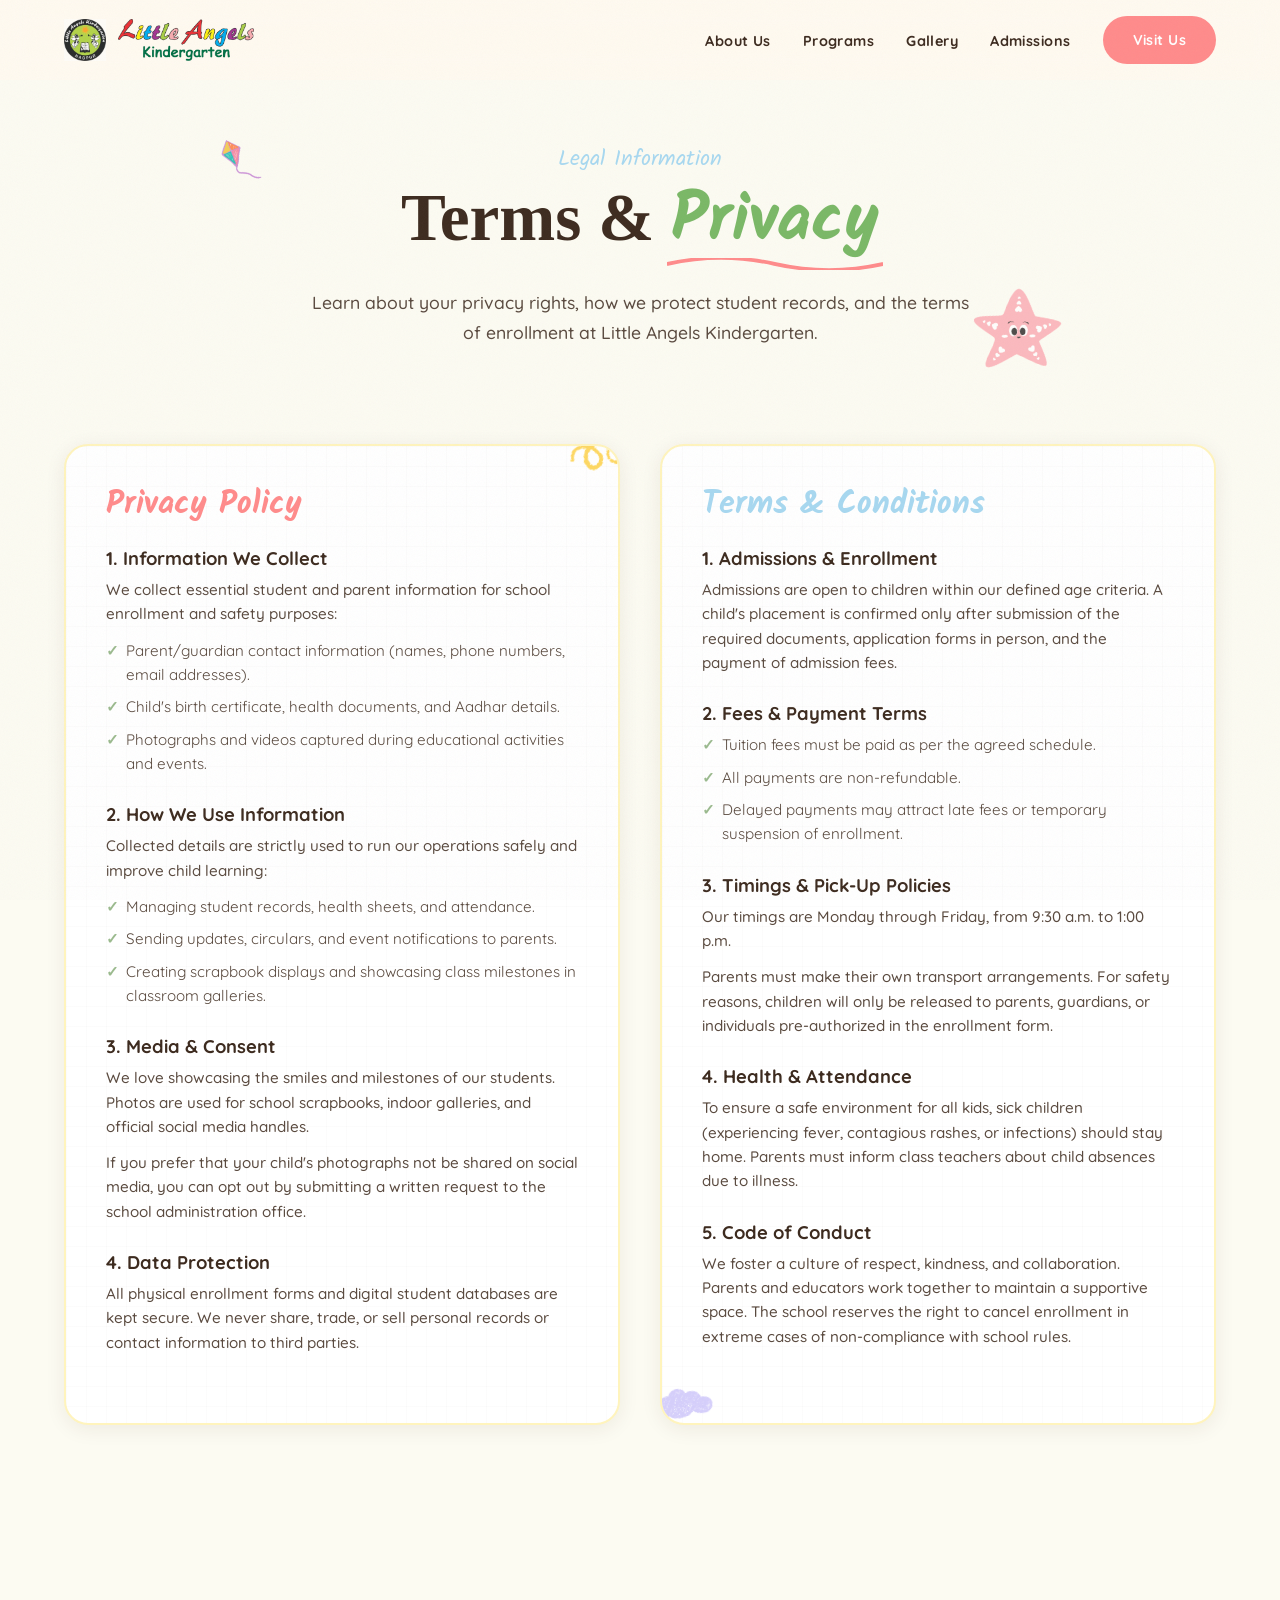
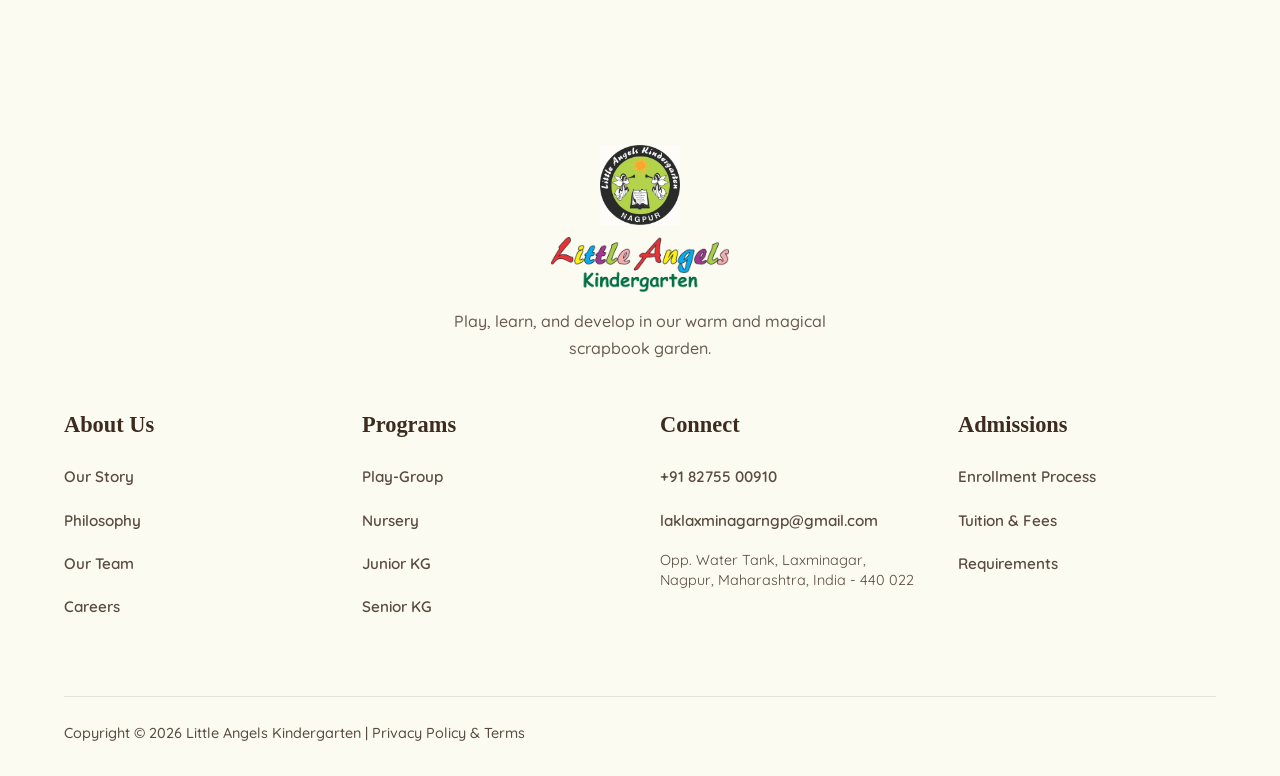
<file: privacy-policy.html>
<!DOCTYPE html>
<html lang="en">
<head>
    <meta charset="UTF-8">
    <meta name="viewport" content="width=device-width, initial-scale=1.0">
    <title>Privacy Policy & Terms of Service | Little Angels Kindergarten</title>
    <meta name="description" content="Read the Terms & Conditions and Privacy Policy for Little Angels Kindergarten in Nagpur. Understand our safety, enrollment, media consent, and fee policies.">
    <link rel="canonical" href="https://littleangelskindergarten.org/privacy-policy.html">

    <!-- Open Graph / Facebook -->
    <meta property="og:type" content="website">
    <meta property="og:url" content="https://littleangelskindergarten.org/privacy-policy.html">
    <meta property="og:title" content="Privacy Policy & Terms of Service | Little Angels Kindergarten">
    <meta property="og:description" content="Read the Terms & Conditions and Privacy Policy for Little Angels Kindergarten in Nagpur. Understand our safety, enrollment, media consent, and fee policies.">
    <meta property="og:image" content="https://littleangelskindergarten.org/LAK2logo.png">

    <!-- Twitter -->
    <meta name="twitter:card" content="summary_large_image">
    <meta name="twitter:url" content="https://littleangelskindergarten.org/privacy-policy.html">
    <meta name="twitter:title" content="Privacy Policy & Terms of Service | Little Angels Kindergarten">
    <meta name="twitter:description" content="Read the Terms & Conditions and Privacy Policy for Little Angels Kindergarten in Nagpur. Understand our safety, enrollment, media consent, and fee policies.">
    <meta name="twitter:image" content="https://littleangelskindergarten.org/LAK2logo.png">

    <link rel="preconnect" href="https://fonts.googleapis.com">
    <link rel="preconnect" href="https://fonts.gstatic.com" crossorigin>
    <link href="https://fonts.googleapis.com/css2?family=Chewy&family=Kalam:wght@300;400;700&display=swap" rel="stylesheet">
    <link rel="icon" type="image/png" href="LAK2logo.png">
    <link rel="stylesheet" href="style.css">
    <style>
        .policy-grid {
            display: grid;
            grid-template-columns: 1fr;
            gap: 40px;
            margin-bottom: 60px;
        }

        @media (min-width: 992px) {
            .policy-grid {
                grid-template-columns: 1fr 1fr;
            }
        }

        .policy-card {
            background: var(--white);
            padding: 40px;
            border-radius: 24px;
            box-shadow: var(--shadow-soft);
            border: 2px solid var(--buttercream);
            position: relative;
            overflow: hidden;
        }

        .policy-card::before {
            content: '';
            position: absolute;
            inset: 0;
            background-image: 
                linear-gradient(rgba(61, 43, 31, 0.015) 1px, transparent 1px),
                linear-gradient(90deg, rgba(61, 43, 31, 0.015) 1px, transparent 1px);
            background-size: 20px 20px;
            pointer-events: none;
            z-index: 1;
        }

        .policy-card h2 {
            font-family: 'Kalam', cursive;
            font-size: 2rem;
            color: var(--coral);
            margin-bottom: 24px;
            position: relative;
            z-index: 2;
        }

        .policy-card:nth-child(2) h2 {
            color: var(--sky-mist);
        }

        .policy-content {
            position: relative;
            z-index: 2;
        }

        .policy-section {
            margin-bottom: 28px;
        }

        .policy-section h3 {
            font-family: 'Quicksand', sans-serif;
            font-weight: 700;
            font-size: 1.15rem;
            color: var(--text-dark);
            margin-bottom: 8px;
        }

        .policy-section p {
            font-size: 0.95rem;
            line-height: 1.6;
            color: var(--text-body);
            margin-bottom: 12px;
        }

        .policy-section ul {
            list-style: none;
            padding-left: 0;
            margin-bottom: 12px;
        }

        .policy-section ul li {
            font-size: 0.95rem;
            line-height: 1.6;
            color: var(--text-body);
            margin-bottom: 8px;
            position: relative;
            padding-left: 20px;
        }

        .policy-section ul li::before {
            content: '✓';
            position: absolute;
            left: 0;
            color: var(--green-organic);
            font-weight: bold;
        }
    </style>
</head>
<body>

    <!-- ============================================
         NAVBAR
         ============================================ -->
    <nav class="navbar" id="navbar">
        <div class="container">
            <a href="index.html" class="nav-brand">
                <img src="LAK2logo.png" alt="Little Angels Icon" class="leaf-icon">
                <img src="LAKlogo.png" alt="Little Angels Kindergarten" class="brand-logo">
            </a>

            <button class="menu-toggle" id="menuToggle" aria-label="Toggle menu">
                <svg viewBox="0 0 24 24" width="24" height="24" stroke="currentColor" stroke-width="2" fill="none" stroke-linecap="round" stroke-linejoin="round">
                    <line x1="3" y1="12" x2="21" y2="12"></line>
                    <line x1="3" y1="6" x2="21" y2="6"></line>
                    <line x1="3" y1="18" x2="21" y2="18"></line>
                </svg>
            </button>

            <ul class="nav-links" id="navLinks">
                <li><a href="about.html">About Us</a></li>
                <li><a href="programs.html">Programs</a></li>
                <li><a href="gallery.html">Gallery</a></li>
                <li><a href="admissions.html">Admissions</a></li>
                <li><a href="contact.html" class="nav-cta">Visit Us</a></li>
            </ul>
        </div>
    </nav>

    <!-- ============================================
         HERO
         ============================================ -->
    <section class="hero" style="padding-bottom: 60px;">
        <div class="container" style="display: block; text-align: center;">
            <div class="hero-text reveal reveal-delay-1" style="max-width: 800px; margin: 0 auto; position: relative;">
                <!-- Subtle PNG Doodles -->
                <img src="doodles/12_20260517_151332_0011.png" alt="Doodle Leaf" class="scrapbook-doodle doodle-hero-1" loading="lazy">
                <img src="doodles/17_20260517_151332_0016.png" alt="Doodle Flower" class="scrapbook-doodle doodle-hero-2" loading="lazy">
                <span class="section-label" style="font-family: 'Kalam', cursive; font-size: 1.4rem; color: var(--sky-mist); margin-bottom: 8px;">Legal Information</span>
                <h1 style="margin-bottom: 24px;">
                    Terms &
                    <span class="keyword highlight">
                        Privacy
                        <svg class="scribble" viewBox="0 0 100 10" preserveAspectRatio="none">
                            <path d="M 0 5 Q 25 -5, 50 5 T 100 5"/>
                        </svg>
                    </span>
                </h1>
                <p style="margin-inline: auto;">Learn about your privacy rights, how we protect student records, and the terms of enrollment at Little Angels Kindergarten.</p>
            </div>
        </div>
    </section>

    <!-- ============================================
         LEGAL SECTIONS
         ============================================ -->
    <section class="legal-content" style="padding-bottom: 100px;">
        <div class="container">
            <div class="policy-grid">
                
                <!-- Privacy Policy Card -->
                <div class="policy-card reveal">
                    <img src="doodles/3_20260517_151332_0002.png" alt="Doodle Flower" class="scrapbook-doodle doodle-card-corner" loading="lazy">
                    <h2>Privacy Policy</h2>
                    <div class="policy-content">
                        
                        <div class="policy-section">
                            <h3>1. Information We Collect</h3>
                            <p>We collect essential student and parent information for school enrollment and safety purposes:</p>
                            <ul>
                                <li>Parent/guardian contact information (names, phone numbers, email addresses).</li>
                                <li>Child's birth certificate, health documents, and Aadhar details.</li>
                                <li>Photographs and videos captured during educational activities and events.</li>
                            </ul>
                        </div>

                        <div class="policy-section">
                            <h3>2. How We Use Information</h3>
                            <p>Collected details are strictly used to run our operations safely and improve child learning:</p>
                            <ul>
                                <li>Managing student records, health sheets, and attendance.</li>
                                <li>Sending updates, circulars, and event notifications to parents.</li>
                                <li>Creating scrapbook displays and showcasing class milestones in classroom galleries.</li>
                            </ul>
                        </div>

                        <div class="policy-section">
                            <h3>3. Media & Consent</h3>
                            <p>We love showcasing the smiles and milestones of our students. Photos are used for school scrapbooks, indoor galleries, and official social media handles.</p>
                            <p>If you prefer that your child's photographs not be shared on social media, you can opt out by submitting a written request to the school administration office.</p>
                        </div>

                        <div class="policy-section">
                            <h3>4. Data Protection</h3>
                            <p>All physical enrollment forms and digital student databases are kept secure. We never share, trade, or sell personal records or contact information to third parties.</p>
                        </div>

                    </div>
                </div>

                <!-- Terms & Conditions Card -->
                <div class="policy-card reveal reveal-delay-1">
                    <img src="doodles/4_20260517_151332_0003.png" alt="Doodle Leaf" class="scrapbook-doodle doodle-card-left" style="bottom: -10px; left: -10px;" loading="lazy">
                    <h2>Terms & Conditions</h2>
                    <div class="policy-content">
                        
                        <div class="policy-section">
                            <h3>1. Admissions & Enrollment</h3>
                            <p>Admissions are open to children within our defined age criteria. A child's placement is confirmed only after submission of the required documents, application forms in person, and the payment of admission fees.</p>
                        </div>

                        <div class="policy-section">
                            <h3>2. Fees & Payment Terms</h3>
                            <ul>
                                <li>Tuition fees must be paid as per the agreed schedule.</li>
                                <li>All payments are non-refundable.</li>
                                <li>Delayed payments may attract late fees or temporary suspension of enrollment.</li>
                            </ul>
                        </div>

                        <div class="policy-section">
                            <h3>3. Timings & Pick-Up Policies</h3>
                            <p>Our timings are Monday through Friday, from 9:30 a.m. to 1:00 p.m.</p>
                            <p>Parents must make their own transport arrangements. For safety reasons, children will only be released to parents, guardians, or individuals pre-authorized in the enrollment form.</p>
                        </div>

                        <div class="policy-section">
                            <h3>4. Health & Attendance</h3>
                            <p>To ensure a safe environment for all kids, sick children (experiencing fever, contagious rashes, or infections) should stay home. Parents must inform class teachers about child absences due to illness.</p>
                        </div>

                        <div class="policy-section">
                            <h3>5. Code of Conduct</h3>
                            <p>We foster a culture of respect, kindness, and collaboration. Parents and educators work together to maintain a supportive space. The school reserves the right to cancel enrollment in extreme cases of non-compliance with school rules.</p>
                        </div>

                    </div>
                </div>

            </div>
        </div>
    </section>

    <!-- ============================================
         FOOTER
         ============================================ -->
    <footer class="footer">
        <!-- Wavy Top Divider -->
        <div class="footer-wave">
            <svg viewBox="0 0 1440 120" preserveAspectRatio="none" xmlns="http://www.w3.org/2000/svg">
                <path d="M0,64L80,69.3C160,75,320,85,480,80C640,75,800,53,960,48C1120,43,1280,53,1360,58.7L1440,64L1440,120L1360,120C1280,120,1120,120,960,120C800,120,640,120,480,120C320,120,160,120,80,120L0,120Z" fill="var(--primary-bg)"></path>
            </svg>
        </div>
        
        <div class="footer-content" style="background: var(--primary-bg);">
            <div class="container">
                <div class="footer-top" style="text-align: center; margin-bottom: 50px; position: relative; z-index: 2;">
                    <a href="index.html" class="nav-brand" style="justify-content: center; color: var(--text-dark);">
                        <img src="LAK2logo.png" alt="Little Angels Icon" class="leaf-icon">
                        <img src="LAKlogo.png" alt="Little Angels Kindergarten" class="brand-logo" style="margin-left: 12px;">
                    </a>
                    <p style="color: var(--text-body); opacity: 0.9; margin-top: 16px; max-width: 400px; margin-inline: auto;">Play, learn, and develop in our warm and magical scrapbook garden.</p>
                </div>
                <div class="footer-grid" style="color: var(--text-dark);">
                    <div class="footer-col">
                        <h4 style="color: var(--text-dark);">About Us</h4>
                        <ul>
                            <li><a href="about.html" style="color: var(--text-body);">Our Story</a></li>
                            <li><a href="about.html#philosophy" style="color: var(--text-body);">Philosophy</a></li>
                            <li><a href="about.html#team" style="color: var(--text-body);">Our Team</a></li>
                            <li><a href="about.html#careers" style="color: var(--text-body);">Careers</a></li>
                        </ul>
                    </div>
                    <div class="footer-col">
                        <h4 style="color: var(--text-dark);">Programs</h4>
                        <ul>
                            <li><a href="programs.html#play-group" style="color: var(--text-body);">Play-Group</a></li>
                            <li><a href="programs.html#nursery" style="color: var(--text-body);">Nursery</a></li>
                            <li><a href="programs.html#juniorkg" style="color: var(--text-body);">Junior KG</a></li>
                            <li><a href="programs.html#seniorkg" style="color: var(--text-body);">Senior KG</a></li>
                        </ul>
                    </div>
                    <div class="footer-col">
                        <h4 style="color: var(--text-dark);">Connect</h4>
                        <ul>
                            <li><a href="tel:+918275500910" style="color: var(--text-body);">+91 82755 00910</a></li>
                            <li><a href="mailto:laklaxminagarngp@gmail.com" style="color: var(--text-body);">laklaxminagarngp@gmail.com</a></li>
                            <li style="color: var(--text-body); font-size: 0.9rem; line-height: 1.4; margin-top: 8px;">Opp. Water Tank, Laxminagar, Nagpur, Maharashtra, India - 440 022</li>
                        </ul>
                    </div>
                    <div class="footer-col">
                        <h4 style="color: var(--text-dark);">Admissions</h4>
                        <ul>
                            <li><a href="admissions.html" style="color: var(--text-body);">Enrollment Process</a></li>
                            <li><a href="admissions.html#fees" style="color: var(--text-body);">Tuition & Fees</a></li>
                            <li><a href="admissions.html#requirements" style="color: var(--text-body);">Requirements</a></li>
                        </ul>
                    </div>
                </div>

                <div class="footer-bottom" style="border-top-color: rgba(0,0,0,0.1);">
                    <div class="copyright" style="color: var(--text-body);">
                        Copyright &copy; 2026 Little Angels Kindergarten | <a href="privacy-policy.html" style="color: var(--text-body);">Privacy Policy & Terms</a>
                    </div>
                </div>
            </div>
        </div>
    </footer>

    <script src="script.js"></script>
</body>
</html>
</file>
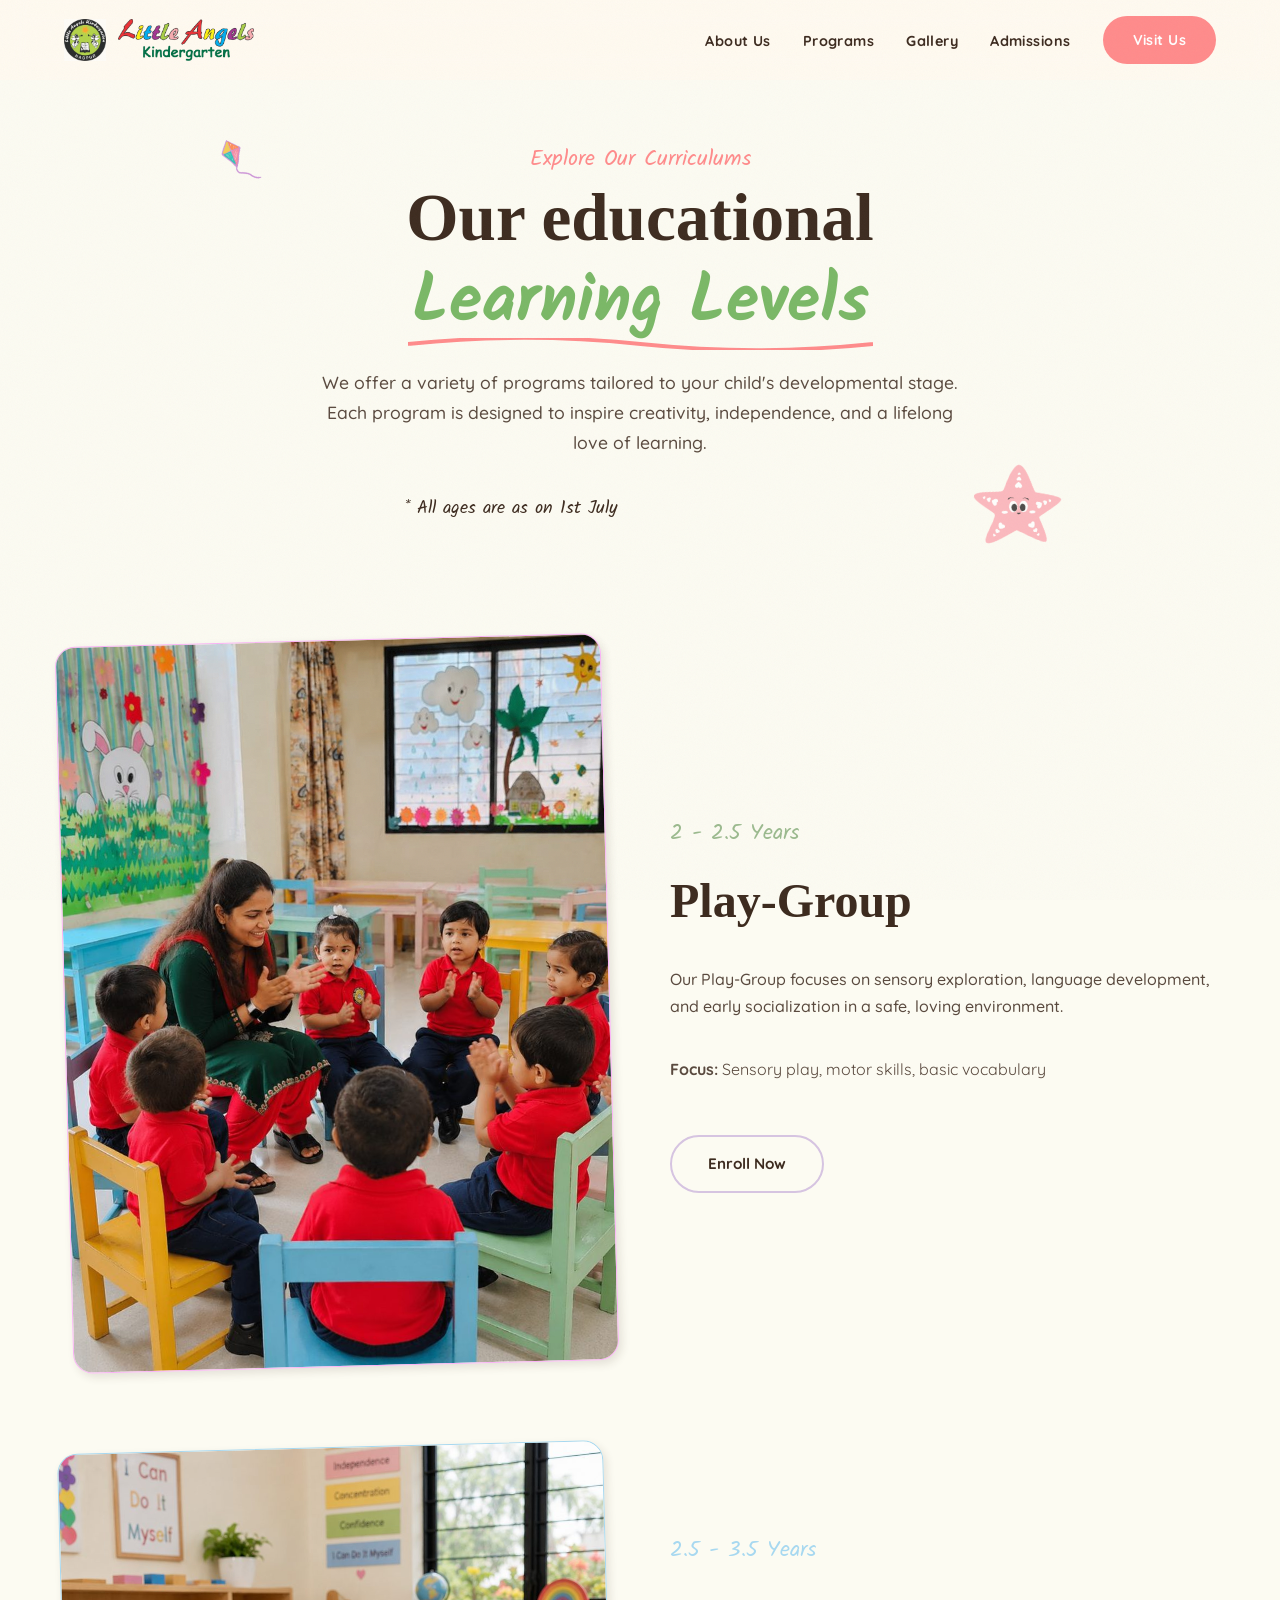
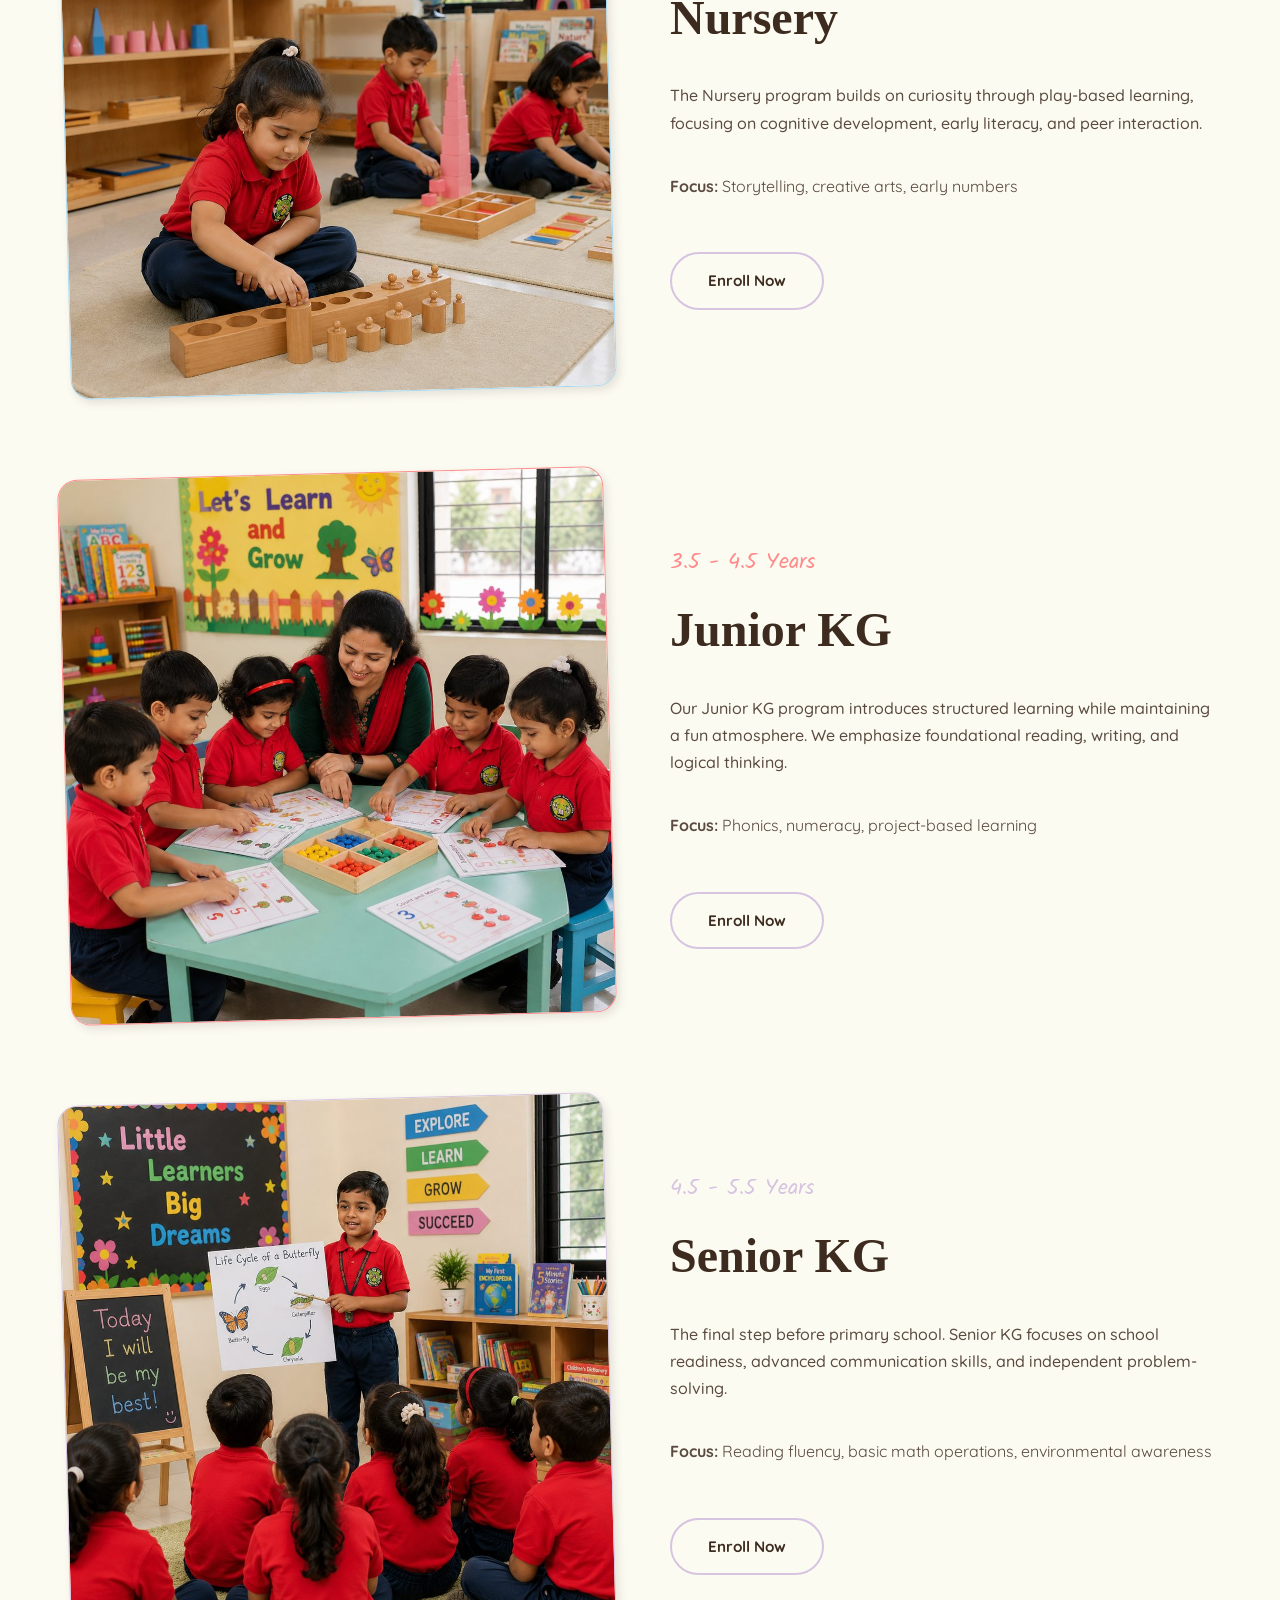
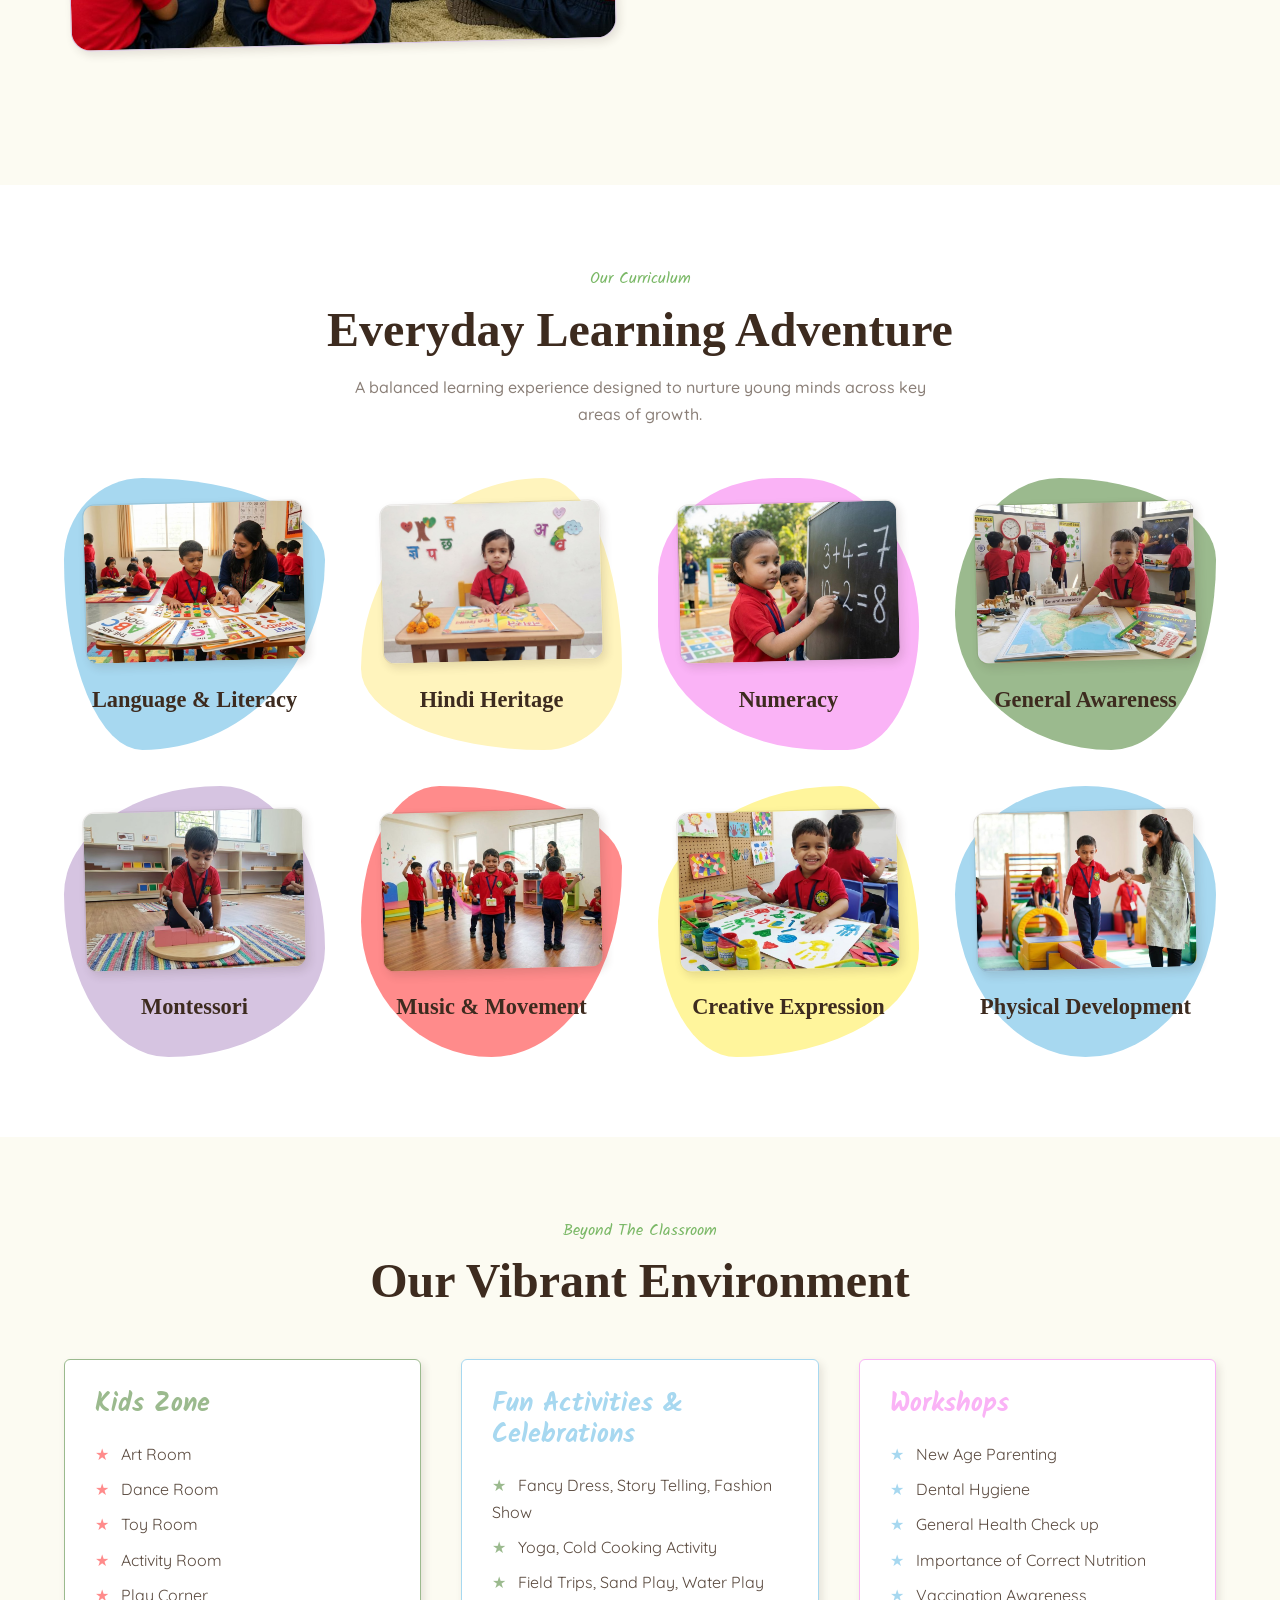
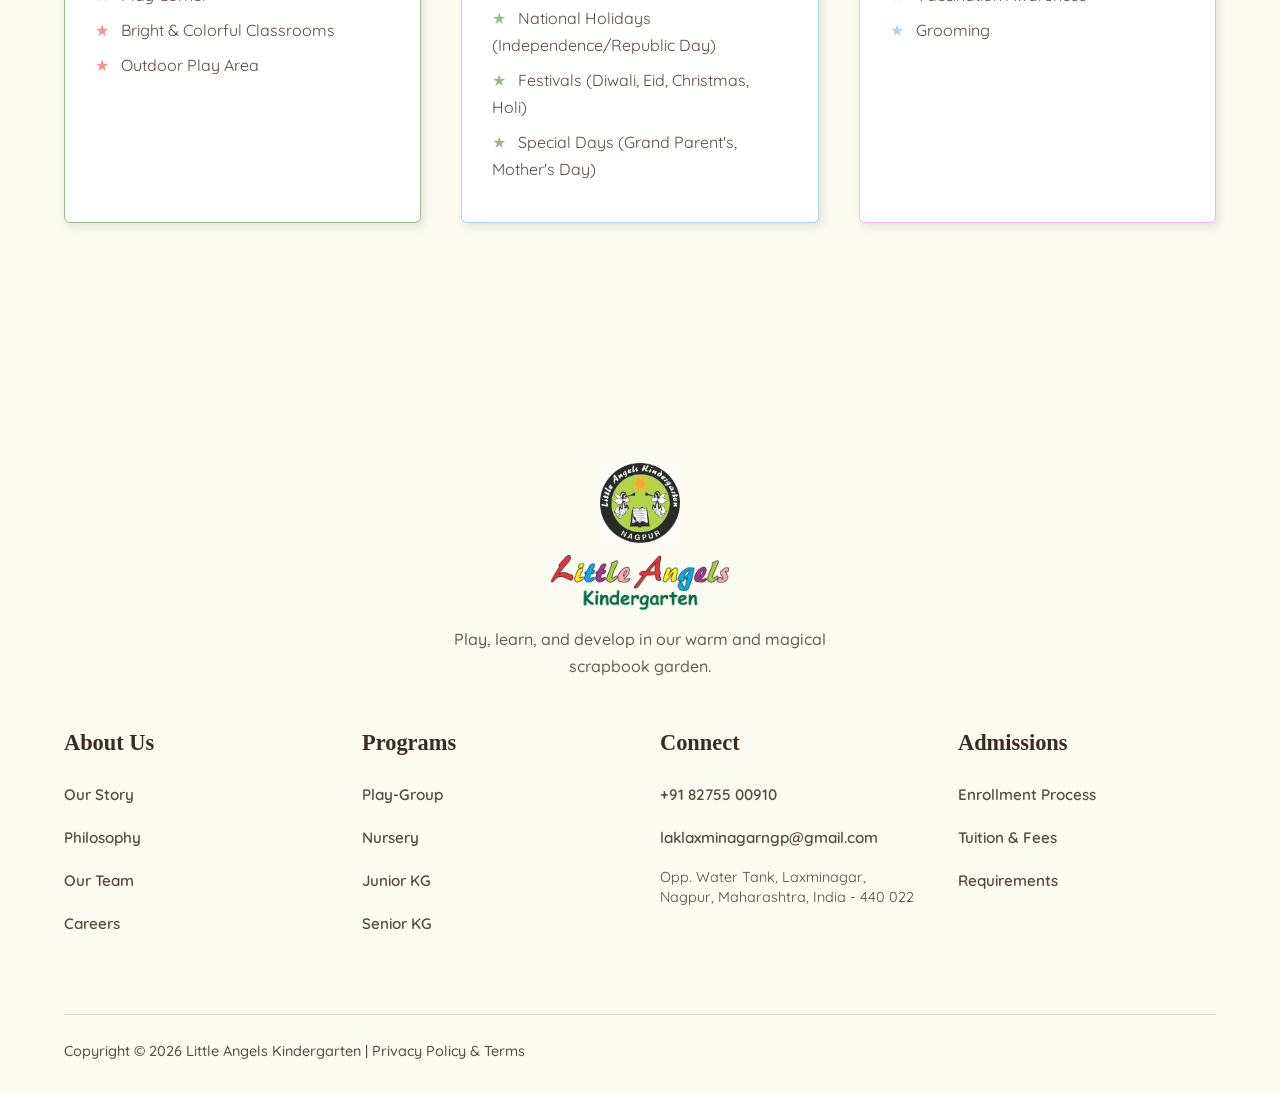
<file: programs.html>
<!DOCTYPE html>
<html lang="en">
<head>
    <meta charset="UTF-8">
    <meta name="viewport" content="width=device-width, initial-scale=1.0">
    <title>Preschool Programs & Learning Levels | Little Angels Kindergarten</title>
    <meta name="description" content="Explore our early learning levels: Playgroup, Nursery, Junior KG, and Senior KG. Tailored curriculum focusing on language, numeracy, and Montessori activities.">
    <link rel="canonical" href="https://littleangelskindergarten.org/programs.html">

    <!-- Open Graph / Facebook -->
    <meta property="og:type" content="website">
    <meta property="og:url" content="https://littleangelskindergarten.org/programs.html">
    <meta property="og:title" content="Preschool Programs & Learning Levels | Little Angels Kindergarten">
    <meta property="og:description" content="Explore our early learning levels: Playgroup, Nursery, Junior KG, and Senior KG. Tailored curriculum focusing on language, numeracy, and Montessori activities.">
    <meta property="og:image" content="https://littleangelskindergarten.org/LAK2logo.png">

    <!-- Twitter -->
    <meta name="twitter:card" content="summary_large_image">
    <meta name="twitter:url" content="https://littleangelskindergarten.org/programs.html">
    <meta name="twitter:title" content="Preschool Programs & Learning Levels | Little Angels Kindergarten">
    <meta name="twitter:description" content="Explore our early learning levels: Playgroup, Nursery, Junior KG, and Senior KG. Tailored curriculum focusing on language, numeracy, and Montessori activities.">
    <meta name="twitter:image" content="https://littleangelskindergarten.org/LAK2logo.png">

    <link rel="preconnect" href="https://fonts.googleapis.com">
    <link rel="preconnect" href="https://fonts.gstatic.com" crossorigin>
    <link href="https://fonts.googleapis.com/css2?family=Chewy&family=Kalam:wght@300;400;700&display=swap" rel="stylesheet">
    <link rel="icon" type="image/png" href="LAK2logo.png">
    <link rel="stylesheet" href="style.css">

    <!-- Structured Data (Schema.org) for Course Listings -->
    <script type="application/ld+json">
    {
      "@context": "https://schema.org",
      "@type": "EducationalOccupationalProgram",
      "name": "Preschool Learning Programs",
      "description": "Tailored Montessori-based learning programs for kids aged 2 to 5.5 years.",
      "provider": {
        "@type": "Preschool",
        "name": "Little Angels Kindergarten",
        "url": "https://littleangelskindergarten.org"
      },
      "hasCourse": [
        {
          "@type": "Course",
          "name": "Playgroup",
          "description": "Sensory exploration, language development, and early socialization for children aged 2 to 2.5 years."
        },
        {
          "@type": "Course",
          "name": "Nursery",
          "description": "Play-based learning, cognitive development, and literacy for children aged 2.5 to 3.5 years."
        },
        {
          "@type": "Course",
          "name": "Junior KG",
          "description": "Foundational phonics, numeracy, and project-based learning for children aged 3.5 to 4.5 years."
        },
        {
          "@type": "Course",
          "name": "Senior KG",
          "description": "Reading fluency, basic math, environmental awareness, and school readiness for children aged 4.5 to 5.5 years."
        }
      ]
    }
    </script>
</head>
<body>

    <!-- ============================================
         NAVBAR
         ============================================ -->
    <nav class="navbar" id="navbar">
        <div class="container">
            <a href="index.html" class="nav-brand">
                <img src="LAK2logo.png" alt="Little Angels Icon" class="leaf-icon">
                <img src="LAKlogo.png" alt="Little Angels Kindergarten" class="brand-logo">
            </a>

            <button class="menu-toggle" id="menuToggle" aria-label="Toggle menu">
                <svg viewBox="0 0 24 24" width="24" height="24" stroke="currentColor" stroke-width="2" fill="none" stroke-linecap="round" stroke-linejoin="round">
                    <line x1="3" y1="12" x2="21" y2="12"></line>
                    <line x1="3" y1="6" x2="21" y2="6"></line>
                    <line x1="3" y1="18" x2="21" y2="18"></line>
                </svg>
            </button>

            <ul class="nav-links" id="navLinks">
                <li><a href="about.html">About Us</a></li>
                <li><a href="programs.html">Programs</a></li>
                <li><a href="gallery.html">Gallery</a></li>
                <li><a href="admissions.html">Admissions</a></li>
                <li><a href="contact.html" class="nav-cta">Visit Us</a></li>
            </ul>
        </div>
    </nav>

    <!-- ============================================
         HERO
         ============================================ -->
    <section class="hero" style="padding-bottom: 20px;">
        <div class="container" style="display: block; text-align: center;">
            <div class="hero-text reveal reveal-delay-1" style="max-width: 800px; margin: 0 auto; position: relative;">
                <!-- Subtle PNG Doodles -->
                <img src="doodles/12_20260517_151332_0011.png" alt="Doodle Leaf" class="scrapbook-doodle doodle-hero-1" loading="lazy">
                <img src="doodles/17_20260517_151332_0016.png" alt="Doodle Flower" class="scrapbook-doodle doodle-hero-2" loading="lazy">
                <span class="section-label" style="font-family: 'Kalam', cursive; font-size: 1.4rem; color: var(--coral); margin-bottom: 8px;">Explore Our Curriculums</span>
                <h1 style="margin-bottom: 24px;">
                    Our educational
                    <span class="keyword highlight">
                        Learning Levels
                        <svg class="scribble" viewBox="0 0 100 10" preserveAspectRatio="none">
                            <path d="M 0 5 Q 25 -5, 50 5 T 100 5"/>
                        </svg>
                    </span>
                </h1>
                <p style="margin-inline: auto;">We offer a variety of programs tailored to your child's developmental stage. Each program is designed to inspire creativity, independence, and a lifelong love of learning.</p>
                <p style="font-family: 'Kalam', cursive; color: var(--text-dark); margin-top: 10px;">* All ages are as on 1st July</p>
            </div>
        </div>
    </section>

    <!-- ============================================
         PROGRAMS DETAILS
         ============================================ -->
    <section class="programs-detail-section" style="padding: 60px 0;">
        <div class="container">
            
            <!-- Play-Group Program -->
            <div class="about-grid" id="play-group" style="margin-bottom: 80px; align-items: center;">
                <div class="about-image-col reveal" style="position: relative;">
                    <img src="imgs/playgroup.jpg" alt="Play-Group Program" class="sticker" style="width: 100%; border-radius: 20px; border-color: var(--pink-mist);" loading="lazy">
                </div>
                <div class="about-content-col reveal reveal-delay-1" style="flex-direction: column; gap: 20px;">
                    <span style="font-family: 'Kalam', cursive; font-size: 1.4rem; color: var(--green-organic);">2 - 2.5 Years</span>
                    <h2 style="margin-bottom: 16px;">Play-Group</h2>
                    <p>Our Play-Group focuses on sensory exploration, language development, and early socialization in a safe, loving environment.</p>
                    <ul style="list-style: none; margin-top: 16px; margin-bottom: 24px;">
                        <li style="margin-bottom: 8px;"><strong>Focus:</strong> Sensory play, motor skills, basic vocabulary</li>
                    </ul>
                    <a href="admissions.html" class="btn btn-outline" style="align-self: flex-start;">Enroll Now</a>
                </div>
            </div>

            <!-- Nursery Program -->
            <div class="about-grid" id="nursery" style="margin-bottom: 80px; align-items: center;">
                <div class="about-content-col reveal" style="flex-direction: column; gap: 20px; order: 2;">
                    <span style="font-family: 'Kalam', cursive; font-size: 1.4rem; color: var(--sky-mist);">2.5 - 3.5 Years</span>
                    <h2 style="margin-bottom: 16px;">Nursery</h2>
                    <p>The Nursery program builds on curiosity through play-based learning, focusing on cognitive development, early literacy, and peer interaction.</p>
                    <ul style="list-style: none; margin-top: 16px; margin-bottom: 24px;">
                        <li style="margin-bottom: 8px;"><strong>Focus:</strong> Storytelling, creative arts, early numbers</li>
                    </ul>
                    <a href="admissions.html" class="btn btn-outline" style="align-self: flex-start;">Enroll Now</a>
                </div>
                <div class="about-image-col reveal reveal-delay-1" style="order: 1; position: relative;">
                    <img src="imgs/nursery.jpg" alt="Nursery Program" class="sticker" style="width: 100%; border-radius: 20px; border-color: var(--sky-mist);" loading="lazy">
                </div>
            </div>

            <!-- Junior KG Program -->
            <div class="about-grid" id="juniorkg" style="margin-bottom: 80px; align-items: center;">
                <div class="about-image-col reveal" style="position: relative;">
                    <img src="imgs/juniorkg.jpg" alt="Junior KG Program" class="sticker" style="width: 100%; border-radius: 20px; border-color: var(--coral);" loading="lazy">
                </div>
                <div class="about-content-col reveal reveal-delay-1" style="flex-direction: column; gap: 20px;">
                    <span style="font-family: 'Kalam', cursive; font-size: 1.4rem; color: var(--coral);">3.5 - 4.5 Years</span>
                    <h2 style="margin-bottom: 16px;">Junior KG</h2>
                    <p>Our Junior KG program introduces structured learning while maintaining a fun atmosphere. We emphasize foundational reading, writing, and logical thinking.</p>
                    <ul style="list-style: none; margin-top: 16px; margin-bottom: 24px;">
                        <li style="margin-bottom: 8px;"><strong>Focus:</strong> Phonics, numeracy, project-based learning</li>
                    </ul>
                    <a href="admissions.html" class="btn btn-outline" style="align-self: flex-start;">Enroll Now</a>
                </div>
            </div>
            
            <!-- Senior KG Program -->
            <div class="about-grid" id="seniorkg" style="margin-bottom: 80px; align-items: center;">
                <div class="about-content-col reveal" style="flex-direction: column; gap: 20px; order: 2;">
                    <span style="font-family: 'Kalam', cursive; font-size: 1.4rem; color: var(--lavender);">4.5 - 5.5 Years</span>
                    <h2 style="margin-bottom: 16px;">Senior KG</h2>
                    <p>The final step before primary school. Senior KG focuses on school readiness, advanced communication skills, and independent problem-solving.</p>
                    <ul style="list-style: none; margin-top: 16px; margin-bottom: 24px;">
                        <li style="margin-bottom: 8px;"><strong>Focus:</strong> Reading fluency, basic math operations, environmental awareness</li>
                    </ul>
                    <a href="admissions.html" class="btn btn-outline" style="align-self: flex-start;">Enroll Now</a>
                </div>
                <div class="about-image-col reveal reveal-delay-1" style="order: 1; position: relative;">
                    <img src="imgs/seniorkg.jpg" alt="Senior KG Program" class="sticker" style="width: 100%; border-radius: 20px; border-color: var(--lavender);" loading="lazy">
                </div>
            </div>

        </div>
    </section>

    <!-- ============================================
         CURRICULUM / SUBJECTS
         ============================================ -->
    <section class="school-life-section" id="subjects" style="background: var(--white); padding: 80px 0;">
        <div class="container">
            <div class="section-header reveal" style="text-align: center; margin-bottom: 50px;">
                <span class="section-label">Our Curriculum</span>
                <h2>Everyday Learning Adventure</h2>
                <p>A balanced learning experience designed to nurture young minds across key areas of growth.</p>
            </div>

            <div class="blob-grid" style="grid-template-columns: repeat(auto-fit, minmax(240px, 1fr));">
                 <div class="blob-card reveal" style="background: var(--sky-mist); border-radius: 30% 70% 70% 30% / 30% 30% 70% 70%; padding: 24px 20px;">
                     <img src="imgs/Language & Literacy.jpg" alt="Language &amp; Literacy" class="sticker" style="width: 100%; height: 160px; object-fit: cover; margin-bottom: 16px; border-radius: 12px;" loading="lazy">
                     <h3 style="font-size: 1.4rem; color: var(--text-dark);">Language &amp; Literacy</h3>
                 </div>
                 <div class="blob-card reveal reveal-delay-1" style="background: var(--buttercream); border-radius: 70% 30% 30% 70% / 70% 70% 30% 30%; padding: 24px 20px;">
                     <img src="imgs/Hindi.jpg" alt="Hindi Heritage" class="sticker" style="width: 100%; height: 160px; object-fit: cover; margin-bottom: 16px; border-radius: 12px;" loading="lazy">
                     <h3 style="font-size: 1.4rem; color: var(--text-dark);">Hindi Heritage</h3>
                 </div>
                 <div class="blob-card reveal reveal-delay-2" style="background: var(--pink-mist); border-radius: 50% 50% 30% 70% / 40% 60% 50% 50%; padding: 24px 20px;">
                     <img src="imgs/Numeracy.jpg" alt="Numeracy" class="sticker" style="width: 100%; height: 160px; object-fit: cover; margin-bottom: 16px; border-radius: 12px;" loading="lazy">
                     <h3 style="font-size: 1.4rem; color: var(--text-dark);">Numeracy</h3>
                 </div>
                 <div class="blob-card reveal reveal-delay-3" style="background: var(--green-organic); border-radius: 40% 60% 40% 60% / 50% 30% 70% 50%; padding: 24px 20px;">
                     <img src="imgs/General Awareness.jpg" alt="General Awareness" class="sticker" style="width: 100%; height: 160px; object-fit: cover; margin-bottom: 16px; border-radius: 12px;" loading="lazy">
                     <h3 style="font-size: 1.4rem; color: var(--text-dark);">General Awareness</h3>
                 </div>
                 <div class="blob-card reveal" style="background: var(--lavender); border-radius: 60% 40% 60% 40% / 40% 60% 40% 60%; padding: 24px 20px;">
                     <img src="imgs/Montessori.jpg" alt="Montessori" class="sticker" style="width: 100%; height: 160px; object-fit: cover; margin-bottom: 16px; border-radius: 12px;" loading="lazy">
                     <h3 style="font-size: 1.4rem; color: var(--text-dark);">Montessori</h3>
                 </div>
                 <div class="blob-card reveal reveal-delay-1" style="background: var(--coral); border-radius: 30% 70% 50% 50% / 50% 30% 70% 50%; padding: 24px 20px;">
                     <img src="imgs/Music & Movement.jpg" alt="Music &amp; Movement" class="sticker" style="width: 100%; height: 160px; object-fit: cover; margin-bottom: 16px; border-radius: 12px;" loading="lazy">
                     <h3 style="font-size: 1.4rem; color: var(--text-dark);">Music &amp; Movement</h3>
                 </div>
                 <div class="blob-card reveal reveal-delay-2" style="background: var(--yellow); border-radius: 70% 30% 70% 30% / 50% 60% 40% 50%; padding: 24px 20px;">
                     <img src="imgs/Creative Expression.jpg" alt="Creative Expression" class="sticker" style="width: 100%; height: 160px; object-fit: cover; margin-bottom: 16px; border-radius: 12px;" loading="lazy">
                     <h3 style="font-size: 1.4rem; color: var(--text-dark);">Creative Expression</h3>
                 </div>
                 <div class="blob-card reveal reveal-delay-3" style="background: var(--sky-mist); border-radius: 50% 50% 50% 50% / 40% 40% 60% 60%; padding: 24px 20px;">
                     <img src="imgs/Physical Development.jpg" alt="Physical Development" class="sticker" style="width: 100%; height: 160px; object-fit: cover; margin-bottom: 16px; border-radius: 12px;" loading="lazy">
                     <h3 style="font-size: 1.4rem; color: var(--text-dark);">Physical Development</h3>
                 </div>
             </div>
        </div>
    </section>

    <!-- ============================================
         KIDS ZONE & ACTIVITIES
         ============================================ -->
    <section class="facilities-section" style="padding: 80px 0; background: var(--primary-bg);">
        <div class="container">
            <div class="section-header reveal" style="text-align: center; margin-bottom: 50px;">
                <span class="section-label">Beyond The Classroom</span>
                <h2>Our Vibrant Environment</h2>
            </div>
            
            <div style="display: grid; grid-template-columns: repeat(auto-fit, minmax(300px, 1fr)); gap: 40px;">
                
                <div class="sticker reveal" style="padding: 30px; background: var(--white); border-color: var(--green-organic);">
                    <h3 style="margin-bottom: 20px; font-family: 'Kalam', cursive; color: var(--green-organic);">Kids Zone</h3>
                    <ul style="list-style: none; margin-left: 0;">
                        <li style="margin-bottom: 8px;"><span style="color: var(--coral); margin-right: 8px;">★</span> Art Room</li>
                        <li style="margin-bottom: 8px;"><span style="color: var(--coral); margin-right: 8px;">★</span> Dance Room</li>
                        <li style="margin-bottom: 8px;"><span style="color: var(--coral); margin-right: 8px;">★</span> Toy Room</li>
                        <li style="margin-bottom: 8px;"><span style="color: var(--coral); margin-right: 8px;">★</span> Activity Room</li>
                        <li style="margin-bottom: 8px;"><span style="color: var(--coral); margin-right: 8px;">★</span> Play Corner</li>
                        <li style="margin-bottom: 8px;"><span style="color: var(--coral); margin-right: 8px;">★</span> Bright & Colorful Classrooms</li>
                        <li style="margin-bottom: 8px;"><span style="color: var(--coral); margin-right: 8px;">★</span> Outdoor Play Area</li>
                    </ul>
                </div>

                <div class="sticker reveal reveal-delay-1" style="padding: 30px; background: var(--white); border-color: var(--sky-mist);">
                    <h3 style="margin-bottom: 20px; font-family: 'Kalam', cursive; color: var(--sky-mist);">Fun Activities & Celebrations</h3>
                    <ul style="list-style: none; margin-left: 0;">
                        <li style="margin-bottom: 8px;"><span style="color: var(--green-organic); margin-right: 8px;">★</span> Fancy Dress, Story Telling, Fashion Show</li>
                        <li style="margin-bottom: 8px;"><span style="color: var(--green-organic); margin-right: 8px;">★</span> Yoga, Cold Cooking Activity</li>
                        <li style="margin-bottom: 8px;"><span style="color: var(--green-organic); margin-right: 8px;">★</span> Field Trips, Sand Play, Water Play</li>
                        <li style="margin-bottom: 8px;"><span style="color: var(--green-organic); margin-right: 8px;">★</span> National Holidays (Independence/Republic Day)</li>
                        <li style="margin-bottom: 8px;"><span style="color: var(--green-organic); margin-right: 8px;">★</span> Festivals (Diwali, Eid, Christmas, Holi)</li>
                        <li style="margin-bottom: 8px;"><span style="color: var(--green-organic); margin-right: 8px;">★</span> Special Days (Grand Parent's, Mother's Day)</li>
                    </ul>
                </div>
                
                <div class="sticker reveal reveal-delay-2" style="padding: 30px; background: var(--white); border-color: var(--pink-mist);">
                    <h3 style="margin-bottom: 20px; font-family: 'Kalam', cursive; color: var(--pink-mist);">Workshops</h3>
                    <ul style="list-style: none; margin-left: 0;">
                        <li style="margin-bottom: 8px;"><span style="color: var(--sky-mist); margin-right: 8px;">★</span> New Age Parenting</li>
                        <li style="margin-bottom: 8px;"><span style="color: var(--sky-mist); margin-right: 8px;">★</span> Dental Hygiene</li>
                        <li style="margin-bottom: 8px;"><span style="color: var(--sky-mist); margin-right: 8px;">★</span> General Health Check up</li>
                        <li style="margin-bottom: 8px;"><span style="color: var(--sky-mist); margin-right: 8px;">★</span> Importance of Correct Nutrition</li>
                        <li style="margin-bottom: 8px;"><span style="color: var(--sky-mist); margin-right: 8px;">★</span> Vaccination Awareness</li>
                        <li style="margin-bottom: 8px;"><span style="color: var(--sky-mist); margin-right: 8px;">★</span> Grooming</li>
                    </ul>
                </div>

            </div>
        </div>
    </section>

    <!-- ============================================
         FOOTER
         ============================================ -->
    <footer class="footer">
        <!-- Wavy Top Divider -->
        <div class="footer-wave">
            <svg viewBox="0 0 1440 120" preserveAspectRatio="none" xmlns="http://www.w3.org/2000/svg">
                <path d="M0,64L80,69.3C160,75,320,85,480,80C640,75,800,53,960,48C1120,43,1280,53,1360,58.7L1440,64L1440,120L1360,120C1280,120,1120,120,960,120C800,120,640,120,480,120C320,120,160,120,80,120L0,120Z" fill="var(--primary-bg)"></path>
            </svg>
        </div>
        
        <div class="footer-content" style="background: var(--primary-bg);">
            <div class="container">
                <div class="footer-top" style="text-align: center; margin-bottom: 50px; position: relative; z-index: 2;">
                    <a href="index.html" class="nav-brand" style="justify-content: center; color: var(--text-dark);">
                        <img src="LAK2logo.png" alt="Little Angels Icon" class="leaf-icon">
                        <img src="LAKlogo.png" alt="Little Angels Kindergarten" class="brand-logo" style="margin-left: 12px;">
                    </a>
                    <p style="color: var(--text-body); opacity: 0.9; margin-top: 16px; max-width: 400px; margin-inline: auto;">Play, learn, and develop in our warm and magical scrapbook garden.</p>
                </div>
                <div class="footer-grid" style="color: var(--text-dark);">
                    <div class="footer-col">
                        <h4 style="color: var(--text-dark);">About Us</h4>
                        <ul>
                            <li><a href="about.html" style="color: var(--text-body);">Our Story</a></li>
                            <li><a href="about.html#philosophy" style="color: var(--text-body);">Philosophy</a></li>
                            <li><a href="about.html#team" style="color: var(--text-body);">Our Team</a></li>
                            <li><a href="about.html#careers" style="color: var(--text-body);">Careers</a></li>
                        </ul>
                    </div>
                    <div class="footer-col">
                        <h4 style="color: var(--text-dark);">Programs</h4>
                        <ul>
                            <li><a href="programs.html#play-group" style="color: var(--text-body);">Play-Group</a></li>
                            <li><a href="programs.html#nursery" style="color: var(--text-body);">Nursery</a></li>
                            <li><a href="programs.html#juniorkg" style="color: var(--text-body);">Junior KG</a></li>
                            <li><a href="programs.html#seniorkg" style="color: var(--text-body);">Senior KG</a></li>
                        </ul>
                    </div>
                    <div class="footer-col">
                        <h4 style="color: var(--text-dark);">Connect</h4>
                        <ul>
                            <li><a href="tel:+918275500910" style="color: var(--text-body);">+91 82755 00910</a></li>
                            <li><a href="mailto:laklaxminagarngp@gmail.com" style="color: var(--text-body);">laklaxminagarngp@gmail.com</a></li>
                            <li style="color: var(--text-body); font-size: 0.9rem; line-height: 1.4; margin-top: 8px;">Opp. Water Tank, Laxminagar, Nagpur, Maharashtra, India - 440 022</li>
                        </ul>
                    </div>
                    <div class="footer-col">
                        <h4 style="color: var(--text-dark);">Admissions</h4>
                        <ul>
                            <li><a href="admissions.html" style="color: var(--text-body);">Enrollment Process</a></li>
                            <li><a href="admissions.html#fees" style="color: var(--text-body);">Tuition & Fees</a></li>
                            <li><a href="admissions.html#requirements" style="color: var(--text-body);">Requirements</a></li>
                        </ul>
                    </div>
                </div>

                <div class="footer-bottom" style="border-top-color: rgba(0,0,0,0.1);">
                    <div class="copyright" style="color: var(--text-body);">
                        Copyright &copy; 2026 Little Angels Kindergarten | <a href="privacy-policy.html" style="color: var(--text-body);">Privacy Policy & Terms</a>
                    </div>
                </div>
            </div>
        </div>
    </footer>

    <script src="script.js"></script>
</body>
</html>
</file>
<file: style.css>
/* ============================================
   SECRET GARDEN SCRAPBOOK — CSS
   Little Angels Kindergarten
   ============================================ */

@import url('https://fonts.googleapis.com/css2?family=Chewy&family=Kalam:wght@300;400;700&family=Quicksand:wght@300;400;500;600;700&display=swap');

/* --- Design Tokens --- */
:root {
    --green-organic: #9BBA8E;
    --coral: #FF8B8B;
    --sky-mist: #A7D8F0;
    --lavender: #D6C4E1;
    --primary-bg: #fcfbf2;
    --buttercream: #FFF4BD;
    --text-dark: #3D2B1F;
    --text-body: #5a4a3f;
    --white: #ffffff;
    --yellow: #fff59c;
    --pink-mist: #fab3f6;
    --shadow-soft: 0 4px 20px rgba(61,43,31,0.08);
    --shadow-sticker: 3px 4px 8px rgba(61,43,31,0.12);
    --radius-blob: 30% 70% 70% 30% / 30% 30% 70% 70%;
    --spring-ease: cubic-bezier(0.34, 1.56, 0.64, 1);
}

/* --- Reset --- */
*, *::before, *::after {
    margin: 0;
    padding: 0;
    box-sizing: border-box;
}

html {
    scroll-behavior: smooth;
    overflow-x: hidden;
}

/* --- Body & Grain Texture Overlay --- */
body {
    font-family: 'Quicksand', sans-serif;
    background-color: var(--primary-bg);
    color: var(--text-body);
    line-height: 1.7;
    position: relative;
    overflow-x: hidden;
}

body::before {
    content: '';
    position: fixed;
    inset: 0;
    z-index: 9999;
    pointer-events: none;
    opacity: 0.04;
    background-image: url("data:image/svg+xml,%3Csvg viewBox='0 0 256 256' xmlns='http://www.w3.org/2000/svg'%3E%3Cfilter id='noise'%3E%3CfeTurbulence type='fractalNoise' baseFrequency='0.9' numOctaves='4' stitchTiles='stitch'/%3E%3C/filter%3E%3Crect width='100%25' height='100%25' filter='url(%23noise)'/%3E%3C/svg%3E");
    background-repeat: repeat;
    background-size: 200px 200px;
}

/* --- Typography --- */
h1, h2, h3, h4 {
    font-family: 'Chewy', cursive;
    color: var(--text-dark);
    line-height: 1.2;
}

h1 { font-size: clamp(2.5rem, 6vw, 4.2rem); }
h2 { font-size: clamp(2rem, 4vw, 3rem); }
h3 { font-size: clamp(1.3rem, 2.5vw, 1.6rem); }

.handwritten {
    font-family: 'Kalam', cursive;
    color: var(--text-dark);
}

p {
    font-family: 'Quicksand', sans-serif;
    font-weight: 500;
    max-width: 60ch;
}

/* --- Scribble Underline Keyword --- */
.keyword {
    position: relative;
    display: inline-block;
    font-family: 'Kalam', cursive;
    font-weight: 700;
}

.keyword svg.scribble {
    position: absolute;
    bottom: -6px;
    left: -4px;
    width: calc(100% + 8px);
    height: 12px;
    pointer-events: none;
}

.keyword svg.scribble path {
    fill: none;
    stroke: var(--coral);
    stroke-width: 3;
    stroke-linecap: round;
}

/* --- Container --- */
.container {
    max-width: 1200px;
    margin: 0 auto;
    padding: 0 24px;
}

/* ============================================
   NAVBAR
   ============================================ */
.navbar {
    position: fixed;
    top: 0;
    left: 0;
    width: 100%;
    z-index: 1000;
    background: rgba(255, 249, 240, 0.85);
    backdrop-filter: blur(12px);
    -webkit-backdrop-filter: blur(12px);
    padding: 16px 0;
    transition: all 0.3s ease;
}

.navbar.scrolled {
    padding: 10px 0;
    box-shadow: 0 2px 20px rgba(61,43,31,0.08);
}

.navbar .container {
    display: flex;
    align-items: center;
    justify-content: space-between;
}

.nav-brand {
    display: flex;
    align-items: center;
    gap: 12px;
    text-decoration: none;
}

.nav-brand .leaf-icon {
    width: 42px;
    height: 42px;
    object-fit: contain;
}

.nav-brand .brand-logo {
    height: 42px;
    width: auto;
    max-width: 250px;
    object-fit: contain;
}

.nav-brand span {
    font-family: 'Chewy', cursive;
    font-size: 1.35rem;
    color: var(--text-dark);
}

.nav-links {
    display: flex;
    list-style: none;
    gap: 32px;
    align-items: center;
}

.nav-links a {
    text-decoration: none;
    font-family: 'Quicksand', sans-serif;
    font-weight: 700;
    font-size: 0.9rem;
    color: var(--text-dark);
    letter-spacing: 0.03em;
    transition: color 0.3s;
}

.nav-links a:hover {
    color: #7ab866;
}

.nav-cta {
    display: inline-block;
    background: var(--coral);
    color: var(--white) !important;
    padding: 10px 28px;
    border-radius: 50px;
    font-weight: 700 !important;
    transition: all 0.3s;
    border: 2px solid transparent;
}

.nav-cta:hover {
    background: transparent;
    border-color: var(--coral);
    color: var(--coral) !important;
}

/* Mobile menu button */
.menu-toggle {
    display: none;
    background: none;
    border: none;
    cursor: pointer;
    width: 36px;
    height: 36px;
}

/* ============================================
   HERO
   ============================================ */
.hero {
    padding-top: 140px;
    padding-bottom: 60px;
    position: relative;
}

.hero .container {
    display: grid;
    grid-template-columns: 1fr 1fr;
    gap: 60px;
    align-items: center;
}

.hero-text h1 {
    margin-bottom: 20px;
}

.hero-text h1 .highlight {
    color: #7ab866;
}

.hero-text p {
    font-size: 1.1rem;
    margin-bottom: 36px;
    color: var(--text-body);
}

.hero-buttons {
    display: flex;
    gap: 16px;
    flex-wrap: wrap;
}

.hero-image-wrap {
    position: relative;
}

/* Wobbly SVG Border for hero image */
.wobbly-frame {
    position: relative;
    display: inline-block;
}

.wobbly-frame img {
    display: block;
    width: 100%;
    height: 420px;
    object-fit: cover;
}

.wobbly-frame svg.wobbly-border {
    position: absolute;
    inset: 0;
    width: 100%;
    height: 100%;
    pointer-events: none;
}

/* Doodle decorations */
.doodle {
    position: absolute;
    pointer-events: none;
    z-index: 2;
}

.doodle.sun {
    top: -30px;
    right: -20px;
    width: 80px;
    height: 80px;
    animation: float 5s ease-in-out infinite;
}

.doodle.flower {
    bottom: -20px;
    left: -25px;
    width: 60px;
    height: 60px;
    animation: float 4s ease-in-out infinite 1s;
}

@keyframes float {
    0%, 100% { transform: translateY(0) rotate(0deg); }
    50% { transform: translateY(-12px) rotate(3deg); }
}

/* ============================================
   BUTTONS
   ============================================ */
.btn {
    display: inline-block;
    padding: 14px 36px;
    border-radius: 50px;
    font-family: 'Quicksand', sans-serif;
    font-weight: 700;
    font-size: 0.95rem;
    text-decoration: none;
    cursor: pointer;
    border: 2px solid transparent;
    transition: all 0.3s;
    position: relative;
}

.btn-primary {
    background: var(--coral);
    color: var(--text-dark);
}

.btn-primary:hover {
    animation: jiggle 0.4s ease;
    box-shadow: 0 4px 16px rgba(255, 139, 139, 0.4);
}

.btn-outline {
    background: transparent;
    border-color: var(--lavender);
    color: var(--text-dark);
}

.btn-outline:hover {
    background: var(--lavender);
    animation: jiggle 0.4s ease;
}

@keyframes jiggle {
    0% { transform: rotate(0); }
    20% { transform: rotate(-2deg); }
    40% { transform: rotate(2deg); }
    60% { transform: rotate(-1deg); }
    80% { transform: rotate(1deg); }
    100% { transform: rotate(0); }
}

/* ============================================
   GRASS DIVIDER
   ============================================ */
.grass-divider {
    width: 100%;
    height: 80px;
    position: relative;
    overflow: hidden;
    margin-top: -1px;
}

.grass-divider svg {
    display: block;
    width: 100%;
    height: 100%;
}

.grass-divider.flip {
    transform: scaleY(-1);
    margin-bottom: -1px;
    margin-top: 0;
}

/* ============================================
   ABOUT US SECTION
   ============================================ */
.about-section {
    padding: 110px 0 70px 0;
    background: var(--buttercream);
    position: relative;
}

.about-grid {
    display: grid;
    grid-template-columns: 1fr 1fr;
    gap: 60px;
    align-items: center;
}

/* Left Side: Image & Avatars */
.about-image-col {
    position: relative;
    display: flex;
    flex-direction: column;
    gap: 30px;
}

.about-image-wrapper {
    position: relative;
    padding-bottom: 40px;
}

.about-main-img {
    width: 90%;
    max-height: 400px;
    border-radius: 24px;
    object-fit: cover;
    box-shadow: var(--shadow-soft);
    display: block;
    transform: translateY(-70px);
}

.about-quote-card {
    position: absolute;
    bottom: 0;
    right: 0;
    width: 85%;
    background: var(--primary-bg);
    border: 2px dashed var(--coral);
    border-radius: 24px;
    padding: 30px;
    box-shadow: 0 10px 30px rgba(61,43,31,0.05);
    z-index: 2;
}

.about-quote-card .quote-text {
    font-size: 0.95rem;
    line-height: 1.6;
    margin-bottom: 20px;
    color: var(--text-body);
}

.about-quote-card .quote-text strong {
    color: var(--text-dark);
}

.quote-author {
    display: flex;
    align-items: center;
    gap: 12px;
}

.quote-author .author-avatar {
    width: 48px;
    height: 48px;
    border-radius: 50%;
    object-fit: cover;
}

.quote-author .author-info {
    display: flex;
    flex-direction: column;
}

.quote-author .author-info strong {
    color: var(--text-dark);
    font-size: 0.95rem;
}

.quote-author .author-info span {
    color: var(--coral);
    font-size: 0.8rem;
    font-weight: 600;
}

/* Avatars Wrap */
.about-avatars-wrap {
    display: flex;
    align-items: center;
    gap: 16px;
    padding-left: 20px;
}

.avatars-group {
    display: flex;
}

.avatars-group img {
    width: 48px;
    height: 48px;
    border-radius: 50%;
    object-fit: cover;
    border: 3px solid var(--primary-bg);
    margin-left: -16px;
}

.avatars-group img:first-child {
    margin-left: 0;
}

.avatars-text {
    display: flex;
    flex-direction: column;
    line-height: 1.2;
}

.avatars-text strong {
    color: var(--text-dark);
    font-size: 0.9rem;
}

.avatars-text span {
    color: var(--text-body);
    font-size: 0.85rem;
}

/* Right Side: Stats & Content */
.about-content-col {
    display: flex;
    gap: 40px;
}

.about-stats {
    display: flex;
    flex-direction: column;
    gap: 40px;
    min-width: 120px;
    padding-top: 10px;
}

.stat-item {
    text-align: center;
}

.stat-item h3 {
    font-size: 2.8rem;
    margin-bottom: 4px;
    color: var(--text-dark);
}

.stat-item p {
    font-size: 0.75rem;
    font-weight: 700;
    letter-spacing: 0.05em;
    color: var(--text-body);
    text-transform: uppercase;
    margin: 0;
}

.about-text-content {
    flex: 1;
}

.about-text-content h2 {
    margin-bottom: 24px;
    color: var(--text-dark);
}

.about-text-content p {
    margin-bottom: 16px;
    font-size: 0.95rem;
    color: var(--text-body);
    max-width: 100%;
}

.about-text-content p strong {
    color: var(--text-dark);
}

@media (max-width: 992px) {
    .about-grid {
        grid-template-columns: 1fr;
    }
    
    .about-content-col {
        flex-direction: column;
    }
    
    .about-stats {
        flex-direction: row;
        justify-content: flex-start;
        gap: 60px;
        min-width: auto;
        padding-top: 0;
        margin-bottom: 30px;
    }
    
    .about-image-wrapper {
        padding-bottom: 140px;
    }

    .about-main-img {
        width: 100%;
        transform: translateY(-30px);
    }
    
    .about-quote-card {
        width: 90%;
        bottom: 0;
    }
}

/* ============================================
   NATURE vs CONCRETE  (Comparison)
   ============================================ */
.comparison-section {
    padding: 100px 0;
}

.comparison-section .section-header {
    text-align: center;
    margin-bottom: 60px;
}

/* ============================================
   T-CHART COMPARISON (SCRAPBOOK THEME)
   ============================================ */
.comparison-t-chart {
    background: var(--white);
    border: 3px solid var(--text-dark);
    border-radius: 24px;
    padding: 50px 40px;
    box-shadow: var(--shadow-sticker);
    position: relative;
    max-width: 960px;
    margin: 60px auto 0;
    overflow: hidden;
    transform: rotate(-0.5deg);
}

/* Faint scrapbook graph paper pattern inside the card */
.comparison-t-chart::before {
    content: '';
    position: absolute;
    inset: 0;
    background-image: 
        linear-gradient(rgba(61, 43, 31, 0.02) 1px, transparent 1px),
        linear-gradient(90deg, rgba(61, 43, 31, 0.02) 1px, transparent 1px);
    background-size: 20px 20px;
    pointer-events: none;
    z-index: 1;
}

.t-chart-inner {
    display: grid;
    grid-template-columns: 1fr 1fr;
    gap: 60px;
    position: relative;
    z-index: 2;
}

/* Vertical divider line drawn down the center */
.t-chart-divider {
    position: absolute;
    top: 20px;
    bottom: 20px;
    left: 50%;
    transform: translateX(-50%);
    width: 3px;
    background-color: var(--text-dark);
    border-radius: 5px;
}

.t-chart-col {
    display: flex;
    flex-direction: column;
    align-items: center;
    width: 100%;
}

.t-chart-col h3 {
    font-family: 'Kalam', cursive;
    font-size: 1.6rem;
    color: var(--text-dark);
    margin-bottom: 8px;
    text-align: center;
}

/* Horizontal underline drawn beneath header */
.t-chart-underline {
    width: 85%;
    height: 3px;
    background-color: var(--text-dark);
    border-radius: 5px;
    margin-bottom: 35px;
}

.t-chart-col ul {
    list-style: none;
    display: flex;
    flex-direction: column;
    gap: 20px;
    text-align: left;
    width: 100%;
    padding-left: 24px;
}

.t-chart-col ul li {
    font-family: 'Quicksand', sans-serif;
    font-size: 1.05rem;
    line-height: 1.6;
    color: var(--text-body);
    font-weight: 600;
    position: relative;
}

/* Whimsical custom T-chart bullet marks */
.left-col ul li::before {
    content: '✕';
    position: absolute;
    left: -24px;
    top: 2px;
    color: var(--coral);
    font-weight: bold;
    font-size: 0.95rem;
}

.right-col ul li::before {
    content: '✿';
    position: absolute;
    left: -24px;
    top: 2px;
    color: #6a9e56;
    font-weight: bold;
    font-size: 0.95rem;
}

/* Responsive collapse on mobile */
@media (max-width: 768px) {
    .comparison-t-chart {
        padding: 40px 20px;
        transform: none;
    }
    
    .t-chart-inner {
        grid-template-columns: 1fr;
        gap: 40px;
    }
    
    .t-chart-divider {
        display: none; /* Hide vertical divider on mobile stack */
    }
    
    .t-chart-underline {
        width: 70%;
        margin-bottom: 24px;
    }
    
    .t-chart-col ul {
        padding-left: 28px;
        gap: 16px;
    }
}

/* ============================================
   BLOB CONTAINERS  (School Life)
   ============================================ */
.school-life-section {
    padding: 100px 0;
    background: var(--white);
    position: relative;
}

.school-life-section .section-header {
    text-align: center;
    margin-bottom: 60px;
}

.blob-grid {
    display: grid;
    grid-template-columns: repeat(auto-fit, minmax(300px, 1fr));
    gap: 36px;
}

.blob-card {
    background: var(--pink-mist);
    padding: 32px;
    border-radius: 30% 70% 70% 30% / 30% 30% 70% 70%;
    text-align: center;
    transition: all 0.5s var(--spring-ease);
    position: relative;
}

.blob-card:nth-child(2) {
    border-radius: 70% 30% 30% 70% / 70% 70% 30% 30%;
}

.blob-card:nth-child(3) {
    border-radius: 50% 50% 30% 70% / 40% 60% 50% 50%;
}

.blob-card:hover {
    border-radius: 50%;
    transform: scale(1.03);
}

.blob-card .blob-icon {
    width: 64px;
    height: 64px;
    margin: 0 auto 20px;
}

.blob-card h3 {
    margin-bottom: 12px;
}

.blob-card p {
    margin: 0 auto;
    font-size: 0.9rem;
}

/* ============================================
   STICKER EFFECT  (Images & Cards)
   ============================================ */
.sticker {
    transform: rotate(-1.5deg);
    border: 1px solid rgba(61,43,31,0.12);
    box-shadow: var(--shadow-sticker);
    transition: transform 0.4s var(--spring-ease);
    border-radius: 6px;
    overflow: hidden;
}

.sticker:nth-child(even) {
    transform: rotate(1.2deg);
}

.sticker:hover {
    transform: rotate(0deg) scale(1.04);
}

.sticker img {
    display: block;
    width: 100%;
    height: 220px;
    object-fit: cover;
}

/* ============================================
   PROGRAMMES
   ============================================ */
.programmes-section {
    padding: 100px 0;
    background: var(--pink-mist);
}

.thick-underline {
    width: 60px;
    height: 8px;
    background: var(--buttercream);
    border-radius: 4px;
    margin-bottom: 40px;
}

.programmes-grid {
    display: grid;
    grid-template-columns: repeat(4, 1fr);
    gap: 24px;
}

.prog-card {
    height: 320px;
    position: relative;
    border-radius: 16px;
    overflow: hidden;
    box-shadow: var(--shadow-soft);
}

.prog-card-inner {
    width: 100%;
    height: 100%;
}

.prog-card-front, .prog-card-back {
    position: absolute;
    top: 0;
    left: 0;
    width: 100%;
    height: 100%;
}

.prog-card-front {
    background: var(--buttercream);
    display: flex;
    flex-direction: column;
    z-index: 1;
}

.prog-card-front img {
    width: 100%;
    height: 240px;
    object-fit: cover;
}

.prog-banner {
    flex: 1;
    display: flex;
    justify-content: space-between;
    align-items: center;
    padding: 0 20px;
}

.prog-banner h3 {
    font-size: 1.2rem;
    color: var(--text-dark);
    margin: 0;
}

.prog-icon {
    width: 28px;
    height: 28px;
    border-radius: 50%;
    border: 2px solid var(--text-dark);
    display: flex;
    align-items: center;
    justify-content: center;
    font-weight: bold;
    color: var(--text-dark);
    font-size: 1.2rem;
}

.prog-card-back {
    background: var(--white);
    padding: 24px;
    display: flex;
    flex-direction: column;
    opacity: 0;
    visibility: hidden;
    z-index: 2;
    transition: opacity 0.4s ease, visibility 0.4s ease;
}

.prog-card:hover .prog-card-back {
    opacity: 1;
    visibility: visible;
}

.prog-card-back .back-header {
    display: flex;
    justify-content: space-between;
    align-items: center;
    margin-bottom: 24px;
}

.prog-card-back .back-header h3 {
    font-size: 1.2rem;
    color: var(--text-dark);
    margin: 0;
}

.prog-card-back .prog-details {
    list-style: none;
    display: flex;
    flex-direction: column;
    gap: 16px;
}

.prog-card-back .prog-details li {
    display: flex;
    align-items: center;
    gap: 12px;
}

.prog-card-back .prog-details .icon {
    font-size: 1.5rem;
}

.prog-card-back .prog-details div {
    display: flex;
    flex-direction: column;
    line-height: 1.2;
}

.prog-card-back .prog-details div strong {
    color: var(--text-dark);
    font-size: 0.95rem;
}

.prog-card-back .prog-details div span {
    color: var(--text-body);
    font-size: 0.8rem;
    opacity: 0.8;
}

/* ============================================
   POLAROID TESTIMONIALS
   ============================================ */
.testimonials-section {
    padding: 100px 0;
    background: var(--sky-mist);
    position: relative;
}

.testimonials-section .section-header {
    text-align: center;
    margin-bottom: 60px;
}

.testimonials-grid {
    display: grid;
    grid-template-columns: repeat(auto-fit, minmax(220px, 1fr));
    gap: 40px;
    justify-items: center;
}

.polaroid {
    background: var(--white);
    padding: 12px 12px 36px;
    box-shadow: 4px 6px 20px rgba(61,43,31,0.12);
    transform: rotate(-1.5deg);
    transition: transform 0.5s var(--spring-ease);
    max-width: 250px;
    width: 100%;
}

.polaroid:nth-child(even) {
    transform: rotate(2deg);
}

.polaroid:hover {
    transform: rotate(0deg) scale(1.03);
    box-shadow: 6px 8px 28px rgba(61,43,31,0.16);
}

.polaroid .video-wrap {
    width: 100%;
    aspect-ratio: 9 / 16;
    background: #f0ece4;
    overflow: hidden;
    position: relative;
}

.polaroid .video-wrap iframe,
.polaroid .video-wrap img,
.polaroid .video-wrap video {
    width: 100%;
    height: 100%;
    object-fit: cover;
    border: none;
}

.polaroid .video-wrap .play-overlay {
    position: absolute;
    inset: 0;
    display: flex;
    align-items: center;
    justify-content: center;
    background: rgba(0,0,0,0.15);
    cursor: pointer;
    transition: background 0.3s;
}

.polaroid .video-wrap .play-overlay:hover {
    background: rgba(0,0,0,0.25);
}

.polaroid .video-wrap .play-overlay svg {
    width: 56px;
    height: 56px;
    fill: white;
    filter: drop-shadow(0 2px 8px rgba(0,0,0,0.3));
}

.polaroid .caption {
    padding: 16px 4px 0;
    text-align: center;
}

.polaroid .caption .name {
    font-family: 'Kalam', cursive;
    font-size: 1.1rem;
    color: var(--text-dark);
    font-weight: 700;
}

.polaroid .caption .role {
    font-size: 0.9rem;
    color: var(--text-body);
    opacity: 0.7;
    margin-top: 2px;
    font-weight: 600;
}

/* ============================================
   MEET THE TEAM — SCRAPBOOK THEME
   ============================================ */
.team-section {
    position: relative;
    background-color: var(--primary-bg);
    /* Faint scrapbook graph paper pattern */
    background-image: 
        linear-gradient(rgba(61, 43, 31, 0.02) 1px, transparent 1px),
        linear-gradient(90deg, rgba(61, 43, 31, 0.02) 1px, transparent 1px);
    background-size: 24px 24px;
    overflow: hidden;
    padding: 100px 0;
}

/* Faint floating watercolor gradient blobs for a playful garden depth */
.team-section::before {
    content: '';
    position: absolute;
    top: 5%;
    left: -10%;
    width: 400px;
    height: 400px;
    background: radial-gradient(circle, rgba(167, 216, 240, 0.4) 0%, rgba(167, 216, 240, 0) 70%);
    border-radius: 50%;
    pointer-events: none;
    z-index: 1;
}

.team-section::after {
    content: '';
    position: absolute;
    bottom: -5%;
    right: -10%;
    width: 450px;
    height: 450px;
    background: radial-gradient(circle, rgba(214, 196, 225, 0.4) 0%, rgba(214, 196, 225, 0) 70%);
    border-radius: 50%;
    pointer-events: none;
    z-index: 1;
}

/* Scattered background doodles */
.team-bg-doodle {
    position: absolute;
    pointer-events: none;
    z-index: 1;
    opacity: 0.12; /* Subtle background texture */
    max-width: 120px;
    height: auto !important;
    object-fit: contain;
    transition: transform 0.5s var(--spring-ease), opacity 0.3s;
}

.team-bg-doodle:hover {
    transform: scale(1.15) rotate(8deg);
    opacity: 0.25;
}

/* Custom wobbly avatar containers that crop faculty images into uniform sticker-style circles */
.faculty-avatar-container {
    width: 200px;
    height: 200px;
    position: relative;
    overflow: hidden; /* Crops everything uniformly inside the wobbly border */
    margin: 0 auto 15px;
    transition: all 0.3s var(--spring-ease);
    z-index: 2;
    box-shadow: var(--shadow-sticker);
}

/* Internal background blob for the dashed border line effect in the scrapbook theme */
.faculty-bg-blob {
    position: absolute;
    inset: 6px; /* slightly inset to create a dashed frame outline inside the sticker */
    border-radius: inherit; /* inherits wobbly shape of container */
    border: 2px dashed rgba(61,43,31,0.15);
    z-index: 1; /* sits behind the photo */
    pointer-events: none;
    transition: all 0.4s var(--spring-ease);
}

/* Wobbly shape definitions with soft pastel colors matching theme (cycled every 7 cards) */
.faculty-card:nth-child(7n+1) .faculty-avatar-container {
    border-radius: 60% 40% 50% 50% / 60% 50% 50% 40%;
    background-color: #E3D7ED; /* Soft lavender */
    border: 3px solid var(--white);
}

.faculty-card:nth-child(7n+2) .faculty-avatar-container {
    border-radius: 40% 60% 45% 55% / 45% 55% 45% 55%;
    background-color: #C4E6F7; /* Soft sky-mist */
    border: 3px solid var(--white);
}

.faculty-card:nth-child(7n+3) .faculty-avatar-container {
    border-radius: 50% 50% 60% 40% / 50% 40% 60% 50%;
    background-color: #FFF8D4; /* Soft buttercream */
    border: 3px solid var(--white);
}

.faculty-card:nth-child(7n+4) .faculty-avatar-container {
    border-radius: 55% 45% 40% 60% / 40% 60% 40% 60%;
    background-color: #B8D1AD; /* Soft green-organic */
    border: 3px solid var(--white);
}

.faculty-card:nth-child(7n+5) .faculty-avatar-container {
    border-radius: 45% 55% 60% 40% / 55% 45% 55% 45%;
    background-color: #FAD4F5; /* Soft pink-mist */
    border: 3px solid var(--white);
}

.faculty-card:nth-child(7n+6) .faculty-avatar-container {
    border-radius: 50% 50% 40% 60% / 60% 40% 60% 40%;
    background-color: #FFD4D4; /* Soft coral */
    border: 3px solid var(--white);
}

.faculty-card:nth-child(7n) .faculty-avatar-container {
    border-radius: 60% 40% 55% 45% / 45% 60% 40% 55%;
    background-color: #FFF6C4; /* Soft yellow */
    border: 3px solid var(--white);
}

/* The faculty photo styling - cover ensures it fills the container and aligns top/center */
.faculty-photo {
    position: relative;
    z-index: 2; /* sits in front of the dashed border */
    width: 100%;
    height: 100%;
    object-fit: cover; /* Zooms/scales transparent PNGs & square JPGs uniformly */
    object-position: center top; /* Centers the face of the teachers */
    transition: transform 0.4s var(--spring-ease);
}

/* Interactive transitions on hover */
.faculty-card:hover .faculty-avatar-container {
    transform: scale(1.05) rotate(2deg);
    box-shadow: 4px 8px 16px rgba(61,43,31,0.15);
}

.faculty-card:hover .faculty-photo {
    transform: scale(1.08); /* slight zoom in effect on hover */
}

.faculty-card:hover .faculty-bg-blob {
    transform: scale(0.96) rotate(-2deg); /* subtle counter-rotation on dashed border */
}

/* Placeholder styling for missing faculty photos (e.g. Junior KG) */
.faculty-placeholder-content {
    position: relative;
    z-index: 3;
    width: 100%;
    height: 100%;
    display: flex;
    flex-direction: column;
    align-items: center;
    justify-content: center;
    gap: 8px;
    padding-bottom: 20px;
    color: var(--text-dark);
}

.faculty-placeholder-content .placeholder-emoji {
    font-size: 3.5rem;
    filter: drop-shadow(0 4px 6px rgba(61,43,31,0.1));
    animation: placeholder-bob 3s ease-in-out infinite;
}

.faculty-placeholder-content .placeholder-text {
    font-family: 'Kalam', cursive;
    font-size: 1.1rem;
    font-weight: 700;
    background: rgba(255, 255, 255, 0.7);
    padding: 2px 10px;
    border-radius: 20px;
    border: 1px dashed rgba(61,43,31,0.2);
}

@keyframes placeholder-bob {
    0%, 100% { transform: translateY(0); }
    50% { transform: translateY(-8px); }
}

/* ============================================
   FAQ
   ============================================ */
.faq-section {
    padding: 100px 0;
}

.faq-section .section-header {
    text-align: center;
    margin-bottom: 60px;
}

.faq-list {
    max-width: 740px;
    margin: 0 auto;
}

.faq-item {
    background: var(--white);
    border-radius: 16px;
    margin-bottom: 16px;
    box-shadow: var(--shadow-soft);
    overflow: hidden;
    border: 1px solid rgba(61,43,31,0.05);
}

.faq-question {
    padding: 20px 28px;
    display: flex;
    justify-content: space-between;
    align-items: center;
    cursor: pointer;
    font-family: 'Quicksand', sans-serif;
    font-weight: 700;
    font-size: 1rem;
    color: var(--text-dark);
    background: none;
    border: none;
    width: 100%;
    text-align: left;
    transition: background 0.2s;
}

.faq-question:hover {
    background: rgba(167,216,240,0.2);
}

.faq-question .faq-toggle {
    font-family: 'Kalam', cursive;
    font-size: 1.5rem;
    color: var(--coral);
    transition: transform 0.3s ease;
    flex-shrink: 0;
    margin-left: 16px;
}

.faq-item.active .faq-toggle {
    transform: rotate(45deg);
}

.faq-answer {
    max-height: 0;
    overflow: hidden;
    transition: max-height 0.4s ease, padding 0.3s ease;
    padding: 0 28px;
}

.faq-item.active .faq-answer {
    max-height: 300px;
    padding: 0 28px 24px;
}

.faq-answer p {
    color: var(--text-body);
    font-size: 0.95rem;
    line-height: 1.8;
}

/* ============================================
   CTA SECTION
   ============================================ */
.cta-section {
    padding: 100px 0;
    background: var(--coral);
    text-align: center;
    position: relative;
    overflow: hidden;
}

.cta-section h2 {
    margin-bottom: 16px;
}

.cta-section p {
    margin: 0 auto 36px;
    font-size: 1.1rem;
    opacity: 0.8;
    max-width: 500px;
}

.cta-section .btn-primary {
    background: var(--text-dark);
    color: var(--white);
}

.cta-section .btn-primary:hover {
    background: #2c1e14;
}

/* ============================================
   FOOTER (Wavy & Bubbles)
   ============================================ */
.footer {
    position: relative;
    background: transparent;
    padding: 0;
    margin-top: 100px;
    border-top: none;
}

.footer-wave {
    position: absolute;
    top: -118px; /* Adjusted based on SVG height */
    left: 0;
    width: 100%;
    line-height: 0;
}

.footer-wave svg {
    display: block;
    width: 100%;
    height: 120px;
}

.footer-content {
    background: var(--pink-mist);
    padding: 60px 0 30px;
    position: relative;
}

/* Floating Organic Elements */
.floating-deco {
    position: absolute;
    z-index: 1;
    pointer-events: none;
    animation: float-subtle 6s ease-in-out infinite;
}

.floating-deco svg {
    width: 100%;
    height: 100%;
    display: block;
}

.deco-1 { width: 80px; height: 80px; top: -20px; left: 5%; animation-delay: 0s; }
.deco-2 { width: 60px; height: 60px; top: 40%; right: 45%; animation-delay: 1.5s; opacity: 0.7; }
.deco-3 { width: 50px; height: 50px; bottom: 15%; left: 25%; animation-delay: 0.5s; opacity: 0.6; }
.deco-4 { width: 90px; height: 90px; top: 15%; right: 6%; animation-delay: 2s; }

@keyframes float-subtle {
    0%, 100% { transform: translateY(0) rotate(0deg); }
    50% { transform: translateY(-15px) rotate(5deg); }
}

.footer-top .nav-brand {
    flex-direction: column;
    gap: 12px;
}

.footer-top .nav-brand .leaf-icon {
    width: 80px;
    height: 80px;
}

.footer-top .nav-brand .brand-logo {
    height: 55px;
    max-width: 280px;
    margin-left: 0 !important;
}

.footer-grid {
    display: grid;
    grid-template-columns: repeat(4, 1fr);
    gap: 40px;
    margin-bottom: 60px;
    position: relative;
    z-index: 2;
}

.footer-col h4 {
    font-family: 'Chewy', cursive;
    font-size: 1.4rem;
    color: var(--text-dark);
    margin-bottom: 24px;
    text-transform: none;
    letter-spacing: normal;
}

.footer-col ul {
    list-style: none;
}

.footer-col ul li {
    margin-bottom: 16px;
}

.footer-col ul li a {
    text-decoration: none;
    color: var(--white);
    font-size: 0.95rem;
    transition: color 0.3s;
    font-weight: 600;
}

.footer-col ul li a:hover {
    color: var(--buttercream);
}

.footer-bottom {
    display: flex;
    justify-content: space-between;
    align-items: center;
    padding-top: 24px;
    border-top: 1px solid rgba(255,255,255,0.2);
    position: relative;
    z-index: 2;
}

.footer-bottom .copyright {
    color: var(--white);
    font-size: 0.9rem;
    font-weight: 500;
}

.footer-bottom .copyright a {
    color: var(--white);
    text-decoration: none;
    transition: color 0.3s;
}

.footer-bottom .copyright a:hover {
    color: var(--buttercream);
}

.social-links {
    display: flex;
    align-items: center;
    gap: 16px;
}

.social-links span {
    color: var(--white);
    font-weight: 600;
    font-size: 0.95rem;
    margin-right: 8px;
}

.social-icon {
    display: flex;
    align-items: center;
    justify-content: center;
    width: 36px;
    height: 36px;
    border-radius: 50%;
    color: white;
    transition: transform 0.3s;
}

.social-icon:hover {
    transform: scale(1.1);
}

.social-icon svg {
    width: 20px;
    height: 20px;
    fill: currentColor;
}

.social-icon.fb { background: #1877F2; }
.social-icon.ig { background: radial-gradient(circle at 30% 107%, #fdf497 0%, #fdf497 5%, #fd5949 45%, #d6249f 60%, #285AEB 90%); }
.social-icon.yt { background: #FF0000; }

/* ============================================
   SPRING SCROLL REVEAL
   ============================================ */
.reveal {
    opacity: 0;
    transform: translateY(40px);
    transition: opacity 0.7s ease, transform 0.8s var(--spring-ease);
}

.reveal.visible {
    opacity: 1;
    transform: translateY(0);
}

.reveal-delay-1 { transition-delay: 0.1s; }
.reveal-delay-2 { transition-delay: 0.2s; }
.reveal-delay-3 { transition-delay: 0.3s; }
.reveal-delay-4 { transition-delay: 0.4s; }

/* ============================================
   SECTION HEADERS
   ============================================ */
.section-header .section-label {
    font-family: 'Kalam', cursive;
    font-size: 1rem;
    color: #7ab866;
    margin-bottom: 8px;
    display: block;
}

.section-header h2 {
    margin-bottom: 16px;
}

.section-header p {
    margin: 0 auto;
    text-align: center;
    opacity: 0.7;
}

/* ============================================
   INSTAGRAM REELS
   ============================================ */
.reels-section {
    padding: 100px 0;
    background: var(--white);
}

.reels-section .section-header {
    text-align: center;
    margin-bottom: 60px;
}

.reels-grid {
    display: grid;
    grid-template-columns: repeat(auto-fit, minmax(220px, 1fr));
    gap: 30px;
    justify-items: center;
}

.reel-card {
    background: var(--white);
    padding: 12px;
    box-shadow: 4px 6px 20px rgba(61,43,31,0.08);
    border-radius: 16px;
    transform: rotate(1.5deg);
    transition: transform 0.5s var(--spring-ease);
    max-width: 250px;
    width: 100%;
}

.reel-card:nth-child(even) {
    transform: rotate(-1.5deg);
}

.reel-card:hover {
    transform: rotate(0deg) scale(1.03);
    box-shadow: 6px 8px 28px rgba(61,43,31,0.12);
}

.reel-video-wrap {
    width: 100%;
    aspect-ratio: 9 / 16;
    background: #f0ece4;
    border-radius: 12px;
    overflow: hidden;
    position: relative;
}

.reel-video-wrap video {
    width: 100%;
    height: 100%;
    object-fit: cover;
    border: none;
}

.reel-video-wrap iframe {
    position: absolute;
    top: -54px;
    left: 0;
    width: 100%;
    height: calc(100% + 134px);
    border: none;
}

.reel-overlay {
    position: absolute;
    top: 12px;
    right: 12px;
    background: rgba(0,0,0,0.5);
    color: white;
    padding: 6px 12px;
    border-radius: 20px;
    display: flex;
    align-items: center;
    gap: 4px;
    font-size: 0.8rem;
    font-weight: 600;
    pointer-events: none;
}

.reel-overlay svg {
    width: 14px;
    height: 14px;
}

/* ============================================
   SCROLLING GALLERY
   ============================================ */
.scrolling-gallery-section {
    padding: 100px 0;
    background: var(--buttercream);
    overflow: hidden;
}

.scrolling-gallery-section .section-header {
    text-align: center;
}

.marquee-container {
    display: flex;
    flex-direction: column;
    gap: 24px;
    width: 100%;
}

.marquee-track {
    display: flex;
    overflow: hidden;
    user-select: none;
    gap: 24px;
}

.marquee-content {
    display: flex;
    flex-shrink: 0;
    align-items: center;
    justify-content: space-around;
    gap: 24px;
    min-width: 100%;
}

.marquee-track.track-left .marquee-content {
    animation: scroll-left 30s linear infinite;
}

.marquee-track.track-right .marquee-content {
    animation: scroll-right 30s linear infinite;
}

.gallery-img {
    width: 260px;
    height: 200px;
    object-fit: cover;
    border-radius: 12px;
    box-shadow: var(--shadow-sticker);
    border: 6px solid white;
    transform: rotate(2deg);
    transition: transform 0.4s var(--spring-ease);
}

.gallery-img:nth-child(even) {
    transform: rotate(-2deg);
}

.gallery-img:hover {
    transform: rotate(0deg) scale(1.05);
}

.border-coral { border-color: var(--coral); }
.border-sky { border-color: var(--sky-mist); }
.border-butter { border-color: var(--buttercream); }
.border-lavender { border-color: var(--lavender); }
.border-green { border-color: var(--green-organic); }

@keyframes scroll-left {
    from { transform: translateX(0); }
    to { transform: translateX(calc(-100% - 24px)); }
}

@keyframes scroll-right {
    from { transform: translateX(calc(-100% - 24px)); }
    to { transform: translateX(0); }
}

/* ============================================
   ALTERNATIVE DIVIDERS (SCRAPBOOK THEME)
   ============================================ */

/* 1. Torn Paper Edge */
.divider-torn {
    width: 100%;
    height: 40px;
    background-color: var(--white);
    -webkit-mask-image: url("data:image/svg+xml,%3Csvg viewBox='0 0 1200 40' preserveAspectRatio='none' xmlns='http://www.w3.org/2000/svg'%3E%3Cpath d='M0,40 L0,20 L30,35 L60,15 L100,30 L150,10 L190,25 L240,5 L280,20 L320,10 L370,30 L420,15 L460,25 L500,5 L550,30 L600,10 L650,25 L700,5 L750,35 L800,15 L850,25 L900,10 L950,30 L1000,15 L1050,35 L1100,10 L1150,25 L1200,15 L1200,40 Z' /%3E%3C/svg%3E");
    -webkit-mask-size: 100% 100%;
    mask-image: url("data:image/svg+xml,%3Csvg viewBox='0 0 1200 40' preserveAspectRatio='none' xmlns='http://www.w3.org/2000/svg'%3E%3Cpath d='M0,40 L0,20 L30,35 L60,15 L100,30 L150,10 L190,25 L240,5 L280,20 L320,10 L370,30 L420,15 L460,25 L500,5 L550,30 L600,10 L650,25 L700,5 L750,35 L800,15 L850,25 L900,10 L950,30 L1000,15 L1050,35 L1100,10 L1150,25 L1200,15 L1200,40 Z' /%3E%3C/svg%3E");
    mask-size: 100% 100%;
    margin-top: -1px;
}

/* 2. Scalloped "Cloud" Bumps */
.divider-cloud {
    width: 100%;
    height: 40px;
    background-color: var(--white);
    -webkit-mask-image: url("data:image/svg+xml,%3Csvg viewBox='0 0 100 50' preserveAspectRatio='none' xmlns='http://www.w3.org/2000/svg'%3E%3Cpath d='M0,50 L0,0 C25,50 75,50 100,0 L100,50 Z' /%3E%3C/svg%3E");
    -webkit-mask-size: 80px 100%;
    -webkit-mask-repeat: repeat-x;
    mask-image: url("data:image/svg+xml,%3Csvg viewBox='0 0 100 50' preserveAspectRatio='none' xmlns='http://www.w3.org/2000/svg'%3E%3Cpath d='M0,50 L0,0 C25,50 75,50 100,0 L100,50 Z' /%3E%3C/svg%3E");
    mask-size: 80px 100%;
    mask-repeat: repeat-x;
    margin-top: -1px;
}

/* 3. Wavy / Liquid Hills */
.divider-wave {
    width: 100%;
    height: 60px;
    background-color: var(--lavender);
    -webkit-mask-image: url("data:image/svg+xml,%3Csvg viewBox='0 0 1200 60' preserveAspectRatio='none' xmlns='http://www.w3.org/2000/svg'%3E%3Cpath d='M0,60 L0,20 C300,80 900,-40 1200,20 L1200,60 Z' /%3E%3C/svg%3E");
    -webkit-mask-size: 100% 100%;
    mask-image: url("data:image/svg+xml,%3Csvg viewBox='0 0 1200 60' preserveAspectRatio='none' xmlns='http://www.w3.org/2000/svg'%3E%3Cpath d='M0,60 L0,20 C300,80 900,-40 1200,20 L1200,60 Z' /%3E%3C/svg%3E");
    mask-size: 100% 100%;
    margin-top: -1px;
}

/* 4. Crayon Scribble Line */
.divider-scribble {
    width: 100%;
    height: 40px;
    background-image: url("data:image/svg+xml,%3Csvg viewBox='0 0 300 40' xmlns='http://www.w3.org/2000/svg'%3E%3Cpath d='M0,20 C30,0 40,40 70,20 C100,0 120,40 150,20 C180,0 190,40 220,20 C250,0 270,40 300,20' fill='none' stroke='%233D2B1F' stroke-width='3' stroke-linecap='round' stroke-linejoin='round' stroke-dasharray='10 6 18 6 8 8' /%3E%3C/svg%3E");
    background-repeat: repeat-x;
    background-position: center;
    background-size: 300px 40px;
}

/* 5. Washi Tape Connections */
.divider-washi-seam {
    position: relative;
    width: 100%;
    height: 60px; /* gap between sections */
    background: transparent;
    overflow: hidden;
}

.divider-washi-seam::before,
.divider-washi-seam::after {
    content: '';
    position: absolute;
    width: 120px;
    height: 32px;
    opacity: 0.6;
    border-radius: 2px;
}

.divider-washi-seam::before {
    left: 20%;
    top: 14px;
    transform: rotate(-3deg);
    background: var(--sky-mist);
}

.divider-washi-seam::after {
    right: 25%;
    top: 10px;
    transform: rotate(4deg);
    background: var(--green-organic);
}

/* ============================================
   RESPONSIVE
   ============================================ */
@media (max-width: 1024px) {
    .programmes-grid { grid-template-columns: repeat(2, 1fr); gap: 32px; }
    .hero .container {
        grid-template-columns: 1fr;
        gap: 40px;
        text-align: center;
    }
    .hero-text p { margin: 0 auto 36px; }
    .hero-buttons { justify-content: center; }
    .hero-image-wrap { max-width: 500px; margin: 0 auto; }

    .comparison-grid { grid-template-columns: 1fr; }

    .footer-grid {
        grid-template-columns: 1fr 1fr;
    }
}

@media (max-width: 768px) {
    .nav-links { display: none; }
    .menu-toggle { display: block; }

    .nav-links.open {
        display: flex;
        flex-direction: column;
        position: absolute;
        top: 100%;
        left: 0;
        width: 100%;
        background: rgba(255,249,240,0.98);
        backdrop-filter: blur(12px);
        padding: 24px;
        gap: 20px;
        box-shadow: 0 8px 20px rgba(0,0,0,0.08);
    }

    .paper-notes-grid { grid-template-columns: 1fr; }
    .blob-grid { grid-template-columns: 1fr; }
    .testimonials-grid { grid-template-columns: 1fr; }
    .reels-grid { grid-template-columns: 1fr; }

    .gallery-img {
        width: 200px;
        height: 150px;
    }

    .footer-grid { grid-template-columns: 1fr; }
    .footer-bottom {
        flex-direction: column;
        gap: 20px;
        text-align: center;
    }

    .footer-top .nav-brand {
        gap: 8px;
    }

    .footer-top .nav-brand .leaf-icon {
        width: 65px;
        height: 65px;
    }

    .footer-top .nav-brand .brand-logo {
        height: 45px;
        max-width: 240px;
        margin-left: 0 !important;
    }

    .grass-divider { height: 50px; }

    .blob-card {
        border-radius: 24px !important;
    }
    .blob-card:hover {
        border-radius: 24px !important;
    }

    /* Responsive team section styles */
    .team-section {
        padding: 60px 0;
    }
    .team-bg-doodle {
        max-width: 70px;
        opacity: 0.08; /* subtler on smaller screens */
    }
}

@media (max-width: 480px) {
    .programmes-grid { grid-template-columns: 1fr; }
    h1 { font-size: 2.2rem; }
    .hero { padding-top: 110px; }
    .btn { padding: 12px 28px; font-size: 0.85rem; }

    /* Hide background doodles on mobile to avoid card overlap */
    .team-bg-doodle {
        display: none;
    }
}

/* ============================================
   DECORATIVE SCRAPBOOK DOODLES
   ============================================ */
.scrapbook-doodle {
    position: absolute;
    pointer-events: none;
    z-index: 10;
    opacity: 0.8;
    width: auto;
    height: auto !important;
    object-fit: contain !important;
    transition: transform 0.4s var(--spring-ease), opacity 0.3s;
}
.scrapbook-doodle:hover {
    transform: scale(1.1) rotate(5deg) !important;
    opacity: 1;
}

/* Specific positioning helper classes */
.doodle-hero-1 {
    top: -20px;
    left: -40px;
    width: 80px;
    transform: rotate(-15deg);
}

.doodle-hero-2 {
    bottom: -30px;
    right: -20px;
    width: 90px;
    transform: rotate(12deg);
}

.doodle-section-1 {
    top: -40px;
    left: 4%;
    width: 80px;
    transform: rotate(-10deg);
}

.doodle-section-2 {
    top: -20px;
    right: 5%;
    width: 70px;
    transform: rotate(15deg);
}

.doodle-card-corner {
    top: -25px;
    right: -15px;
    width: 60px;
    transform: rotate(15deg);
    z-index: 12;
}

.doodle-card-left {
    bottom: -20px;
    left: -15px;
    width: 60px;
    transform: rotate(-12deg);
    z-index: 12;
}

/* Ensure parents of absolute doodles have position: relative */
.hero-image-wrap,
.about-content-col,
.process-step,
.sticker,
.polaroid,
.info-card,
.requirements-card,
.section-header {
    position: relative;
}

/* Mobile Responsive Adjustments for Doodles */
@media (max-width: 768px) {
    .scrapbook-doodle {
        max-width: 45px !important;
        opacity: 0.65;
    }
    .doodle-hero-1 {
        left: -15px;
        top: -15px;
        width: 45px;
    }
    .doodle-hero-2 {
        right: -10px;
        bottom: -15px;
        width: 50px;
    }
    .doodle-card-corner {
        top: -15px;
        right: -10px;
        width: 40px;
    }
    .doodle-card-left {
        bottom: -10px;
        left: -10px;
        width: 40px;
    }
}

/* Whimsical Centered Rainbow Doodle */
.doodle-rainbow {
    position: absolute;
    top: -46px; /* float exactly in the cloud divider gap */
    left: 50%;
    transform: translateX(-50%);
    width: 130px;
    height: auto;
    z-index: 10;
    pointer-events: none;
    filter: drop-shadow(0 6px 12px rgba(61,43,31,0.06));
    animation: float-rainbow 6s ease-in-out infinite;
}

@keyframes float-rainbow {
    0%, 100% { transform: translateX(-50%) translateY(0) rotate(0deg); }
    50% { transform: translateX(-50%) translateY(-6px) rotate(2deg); }
}

@media (max-width: 768px) {
    .doodle-rainbow {
        width: 90px;
        top: -30px;
    }
}

/* ============================================
   ADMISSION ENQUIRY POPUP
   ============================================ */
.enquiry-trigger {
    position: fixed;
    bottom: 30px;
    right: 30px;
    z-index: 999;
    background: var(--coral);
    color: var(--text-dark);
    padding: 14px 24px;
    border-radius: 50px;
    border: 3px solid var(--text-dark);
    font-family: 'Chewy', cursive;
    font-size: 1.05rem;
    box-shadow: var(--shadow-sticker);
    cursor: pointer;
    display: flex;
    align-items: center;
    gap: 8px;
    transition: transform 0.3s var(--spring-ease), background 0.3s;
    animation: float-subtle 4s ease-in-out infinite;
}

.enquiry-trigger:hover {
    transform: scale(1.08) rotate(-2deg);
    background: var(--yellow);
}

.enquiry-trigger span {
    font-size: 1.2rem;
}

/* Modal Overlay */
.enquiry-modal {
    position: fixed;
    inset: 0;
    z-index: 10000;
    background: rgba(61, 43, 31, 0.4);
    backdrop-filter: blur(6px);
    -webkit-backdrop-filter: blur(6px);
    display: flex;
    align-items: center;
    justify-content: center;
    padding: 20px;
    opacity: 0;
    visibility: hidden;
    transition: opacity 0.4s ease, visibility 0.4s ease;
}

.enquiry-modal.active {
    opacity: 1;
    visibility: visible;
}

/* Modal Card */
.enquiry-card {
    background: var(--primary-bg);
    border: 3px solid var(--text-dark);
    border-radius: 24px;
    width: 100%;
    max-width: 580px;
    padding: 40px;
    box-shadow: 0 12px 30px rgba(61,43,31,0.15);
    position: relative;
    transform: scale(0.8) rotate(-1.5deg);
    transition: transform 0.5s var(--spring-ease);
    overflow: hidden;
}

.enquiry-modal.active .enquiry-card {
    transform: scale(1) rotate(0deg);
}

/* Scrapbook graph paper decoration */
.enquiry-card::before {
    content: '';
    position: absolute;
    inset: 0;
    background-image: 
        linear-gradient(rgba(61, 43, 31, 0.02) 1px, transparent 1px),
        linear-gradient(90deg, rgba(61, 43, 31, 0.02) 1px, transparent 1px);
    background-size: 20px 20px;
    pointer-events: none;
    z-index: 0;
}

.enquiry-card-inner {
    position: relative;
    z-index: 1;
}

/* Close Button */
.enquiry-close {
    position: absolute;
    top: 15px;
    right: 15px;
    width: 36px;
    height: 36px;
    border-radius: 50%;
    border: 2px solid var(--text-dark);
    background: var(--white);
    color: var(--text-dark);
    font-family: 'Kalam', cursive;
    font-size: 1.5rem;
    display: flex;
    align-items: center;
    justify-content: center;
    cursor: pointer;
    transition: transform 0.3s var(--spring-ease), background 0.3s;
    line-height: 1;
    z-index: 10;
}

.enquiry-close:hover {
    transform: rotate(90deg) scale(1.1);
    background: var(--coral);
}

/* Header */
.enquiry-header {
    text-align: center;
    margin-bottom: 24px;
}

.enquiry-header h2 {
    font-size: 2rem;
    color: var(--text-dark);
    margin-bottom: 8px;
}

.enquiry-header p {
    font-size: 0.95rem;
    color: var(--text-body);
    margin: 0 auto;
    font-family: 'Kalam', cursive;
}

/* Form Styles */
.enquiry-form {
    display: grid;
    grid-template-columns: 1fr 1fr;
    gap: 16px;
}

.enquiry-form-group {
    display: flex;
    flex-direction: column;
}

.enquiry-form-group.full-width {
    grid-column: span 2;
}

.enquiry-form-group label {
    font-family: 'Quicksand', sans-serif;
    font-weight: 700;
    font-size: 0.85rem;
    color: var(--text-dark);
    margin-bottom: 6px;
}

.enquiry-form-group input,
.enquiry-form-group select,
.enquiry-form-group textarea {
    border: 2px solid var(--text-dark);
    border-radius: 12px 6px 12px 6px / 6px 12px 6px 12px;
    padding: 10px 14px;
    font-family: 'Quicksand', sans-serif;
    font-size: 0.9rem;
    color: var(--text-dark);
    background: var(--white);
    outline: none;
    transition: border-color 0.3s, transform 0.2s;
}

.enquiry-form-group input:focus,
.enquiry-form-group select:focus,
.enquiry-form-group textarea:focus {
    border-color: var(--green-organic);
    background: #fafdf7;
}

.enquiry-form-group textarea {
    resize: none;
    height: 80px;
}

/* Submit Button */
.enquiry-submit-btn {
    grid-column: span 2;
    background: var(--green-organic);
    color: var(--text-dark);
    border: 3px solid var(--text-dark);
    padding: 12px;
    border-radius: 50px;
    font-family: 'Chewy', cursive;
    font-size: 1.1rem;
    cursor: pointer;
    box-shadow: var(--shadow-sticker);
    transition: transform 0.3s var(--spring-ease), background 0.3s;
    margin-top: 10px;
}

.enquiry-submit-btn:hover {
    transform: scale(1.03) rotate(1deg);
    background: var(--yellow);
}

/* Success Card */
.enquiry-success {
    text-align: center;
    padding: 20px 10px;
    display: none;
}

.enquiry-success.active {
    display: block;
    animation: scale-up 0.5s var(--spring-ease);
}

.enquiry-success-icon {
    font-size: 4rem;
    margin-bottom: 16px;
    animation: float 4s ease-in-out infinite;
}

.enquiry-success h3 {
    font-size: 1.8rem;
    color: var(--text-dark);
    margin-bottom: 12px;
}

.enquiry-success p {
    font-size: 1.1rem;
    color: var(--text-body);
    font-family: 'Kalam', cursive;
    margin: 0 auto;
}

/* Mobile responsive popup */
@media (max-width: 768px) {
    .enquiry-trigger {
        bottom: 20px;
        right: 20px;
        padding: 10px 18px;
        font-size: 0.95rem;
    }
    
    .enquiry-card {
        padding: 30px 20px;
        max-width: 90%;
    }
    
    .enquiry-form {
        grid-template-columns: 1fr;
        gap: 12px;
    }
    
    .enquiry-form-group.full-width {
        grid-column: span 1;
    }
    
    .enquiry-submit-btn {
        grid-column: span 1;
    }
}

@keyframes scale-up {
    0% { transform: scale(0.8) rotate(-3deg); opacity: 0; }
    100% { transform: scale(1) rotate(0); opacity: 1; }
}
</file>
